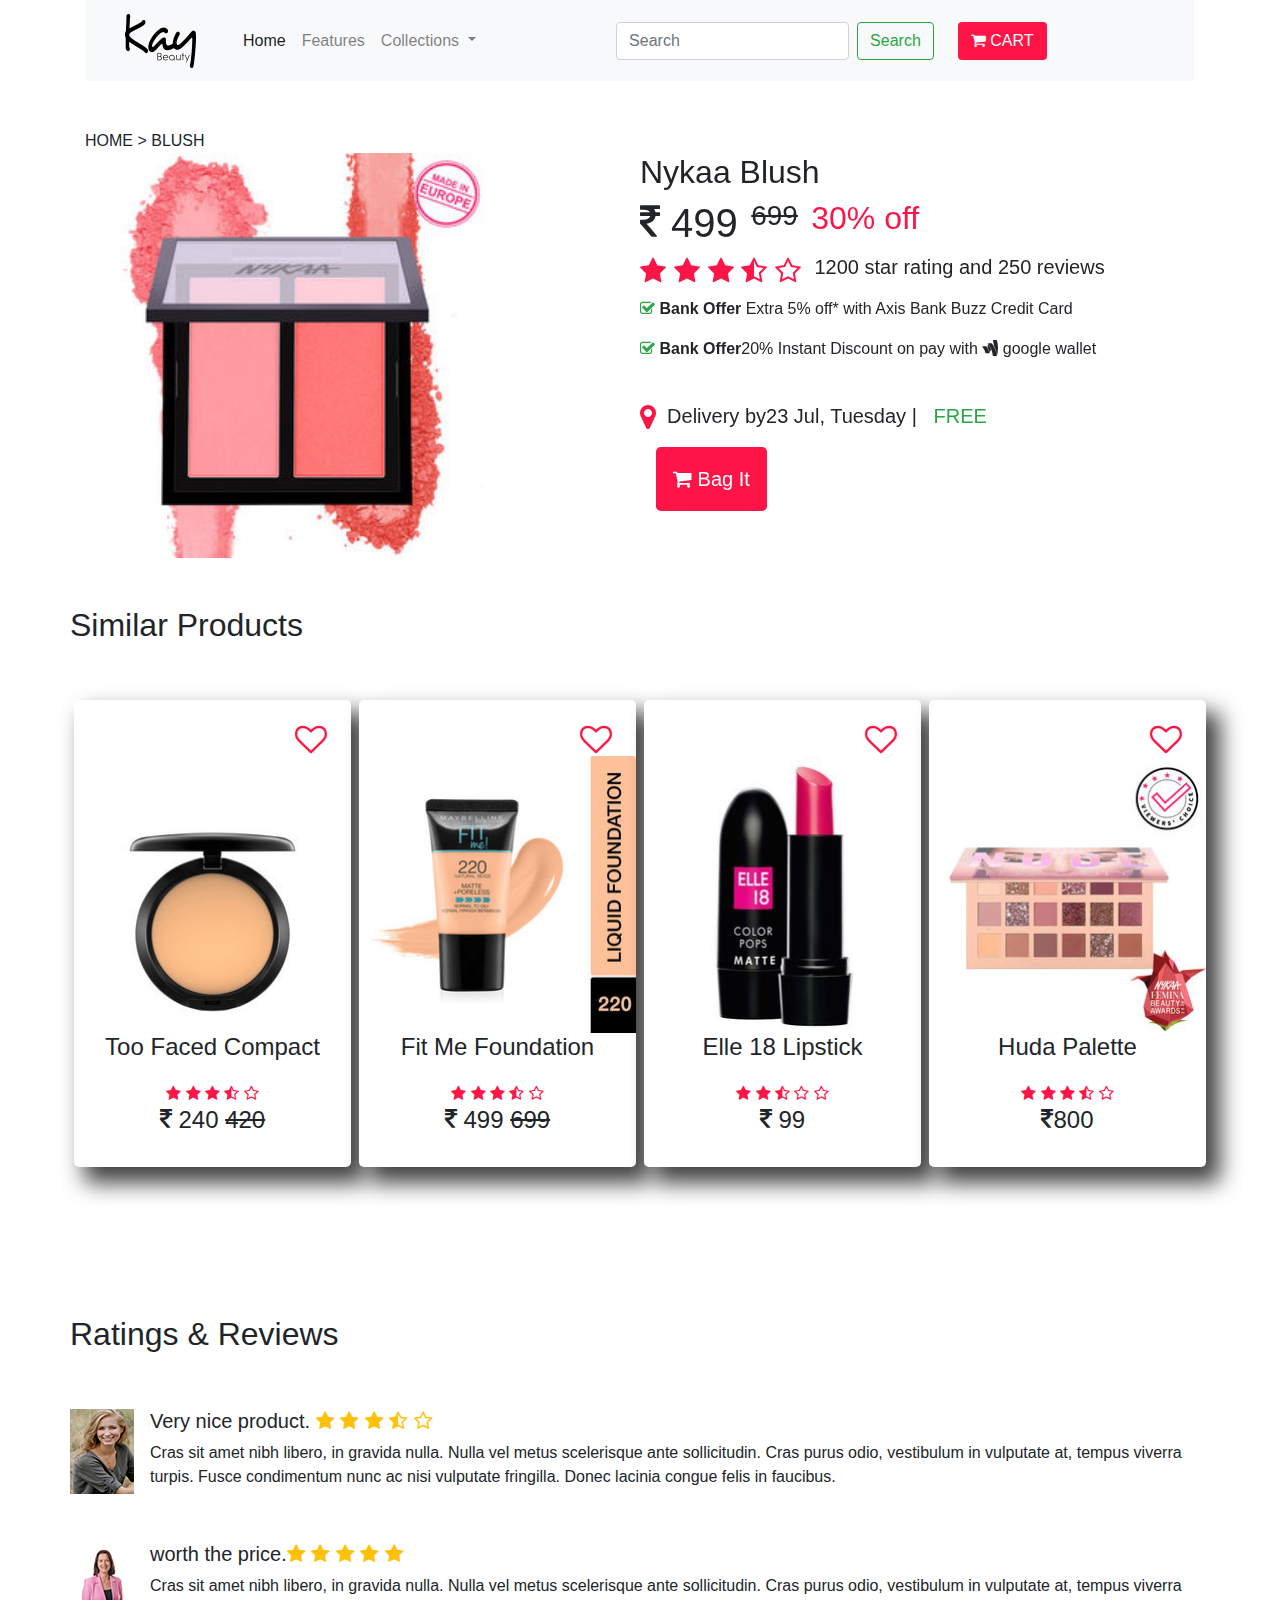
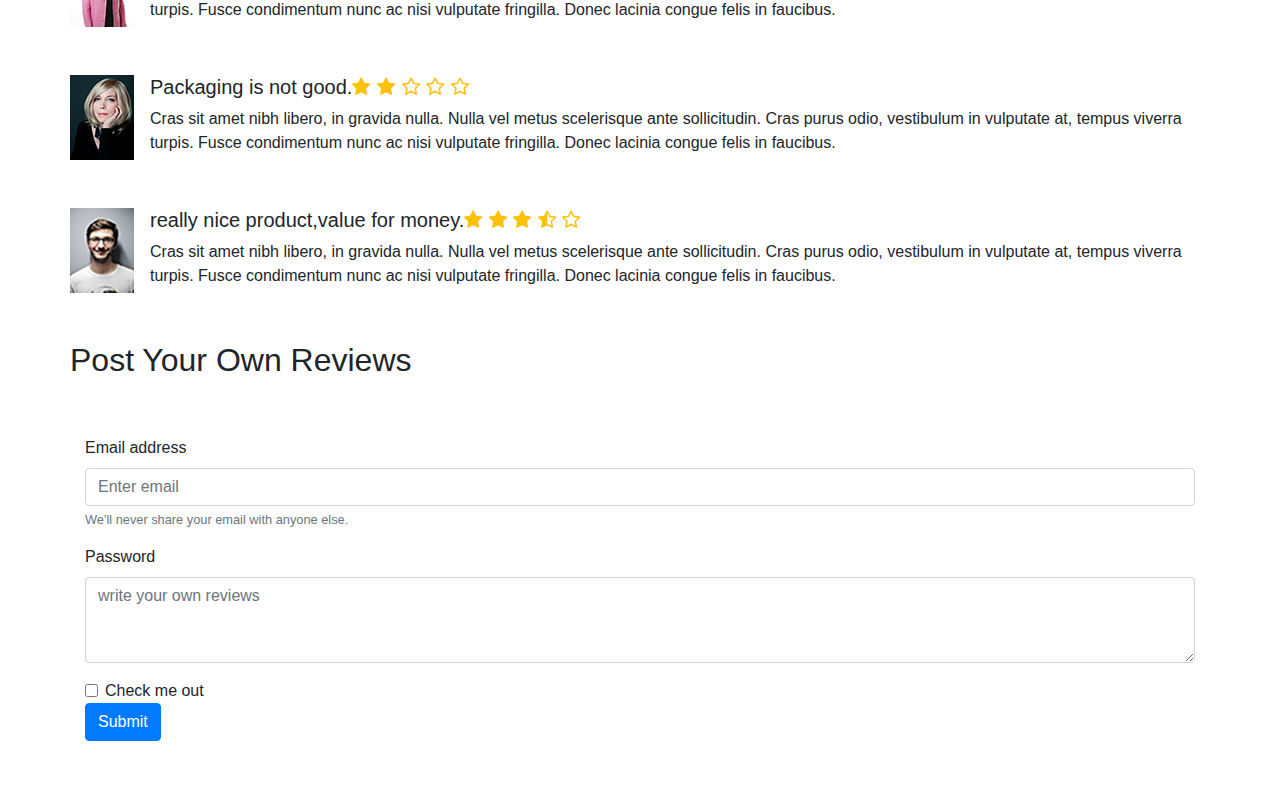
<file: products/blush.html>
<!doctype html>
<html lang="en">
<head>
<!-- Required meta tags -->
<meta charset="utf-8">
<meta name="viewport" content="width=device-width, initial-scale=1, shrink-to-fit=no">

<!-- Bootstrap CSS -->
<link rel="stylesheet" href="https://maxcdn.bootstrapcdn.com/bootstrap/4.0.0/css/bootstrap.min.css" integrity="sha384-Gn5384xqQ1aoWXA+058RXPxPg6fy4IWvTNh0E263XmFcJlSAwiGgFAW/dAiS6JXm" crossorigin="anonymous">
<link rel="stylesheet" href="https://stackpath.bootstrapcdn.com/font-awesome/4.7.0/css/font-awesome.min.css">
<title>Blush</title>
<style>
/* CSS Document */
.pink{
    color: #fd1547;
}
.bg-pink{
    background-color: #fd1547;
}
.myfont{
    font-family:-apple-system, BlinkMacSystemFont, 'Segoe UI', Roboto, Oxygen, Ubuntu, Cantarell, 'Open Sans', 'Helvetica Neue', sans-serif;
}
.btn-pink{
  border-color: black;
  color: #fff;
  
}

.card{text-align: center; border: none; border-radius: 5px;-webkit-box-shadow: 12px 14px 22px 2px rgba(0,0,0,0.75);
-moz-box-shadow: 12px 14px 22px 2px rgba(0,0,0,0.75);
box-shadow: 12px 14px 22px 2px rgba(0,0,0,0.75);
margin-bottom: 100px;
}</style>
</head>
<body>
<div class="container">
  <nav class="navbar navbar-expand-lg navbar-light bg-light"> <a class="navbar-brand" href="../index.html"><img src="./logo.png" alt=""></a>
    <button class="navbar-toggler" type="button" data-toggle="collapse" data-target="#navbarSupportedContent" aria-controls="navbarSupportedContent" aria-expanded="false" aria-label="Toggle navigation"> <span class="navbar-toggler-icon"></span> </button>
    <div class="collapse navbar-collapse" id="navbarSupportedContent">
      <ul class="navbar-nav mr-auto">
        <li class="nav-item active"> <a class="nav-link" href="#">Home <span class="sr-only">(current)</span></a> </li>
        <li class="nav-item"> <a class="nav-link" href="#">Features</a> </li>
        <li class="nav-item dropdown"> <a class="nav-link dropdown-toggle" href="#" id="navbarDropdown" role="button" data-toggle="dropdown" aria-haspopup="true" aria-expanded="false"> Collections </a>
          <div class="dropdown-menu" aria-labelledby="navbarDropdown"> <a class="dropdown-item" href="#">Mobile Covers</a> <a class="dropdown-item" href="#">Jewels</a>
            <div class="dropdown-divider"></div>
            <a class="dropdown-item" href="#">Skin Cares</a> </div>
        </li>
        
      </ul>
      <form class="form-inline my-2 my-lg-0">
        <input class="form-control mr-sm-2" type="search" placeholder="Search" aria-label="Search">
        <button class="btn btn-outline-success my-2 my-sm-0" type="submit">Search</button>
      </form>
      <ul class="navbar-nav mr-auto">
        <li class="nav-item"><a class="btn btn-md  bg-pink ml-4 text-light"><i class="fa fa-shopping-cart" aria-hidden="true"></i> CART</a></li>
      </ul>
    </div>
  </nav>
</div>
<div class="container mt-5">
  <div class="row">
    <div class="col-md-12"> HOME &GT BLUSH  </div>
  </div>
</div>
<div class="container">
  <div class="row">
    <div class="col-md-6">
      <div id="carouselExampleControls" class="carousel slide" data-ride="carousel">
        <div class="carousel-inner">
          <div class="carousel-item active"> <img class="d-block w-75" src="../assets/0.jpg" alt="First slide"> </div>
          <div class="carousel-item"> <img class="d-block w-75" src="../assets/0.jpg" alt="Second slide"> </div>
        </div>
        <a class="carousel-control-prev" href="#carouselExampleControls" role="button" data-slide="prev"> <span class="carousel-control-prev-icon" aria-hidden="true"></span> <span class="sr-only">Previous</span> </a> <a class="carousel-control-next" href="#carouselExampleControls" role="button" data-slide="next"> <span class="carousel-control-next-icon" aria-hidden="true"></span> <span class="sr-only">Next</span> </a> </div>
    </div>
    <div class="col-md-6">
      <div class="row">
        <h2>Nykaa Blush</h2>
      </div>
      
      <div class="row">
        <h1><i class="fa fa-inr" aria-hidden="true"></i> 499</h1>
        &nbsp; &nbsp;
        <h3><del>699</del></h3>
        &nbsp; &nbsp;
        <h2 class="pink">30% off</h2>
      </div>
      <div class="row">
        <h3 class="pink"><i class="fa fa-star " aria-hidden="true"></i> <i class="fa fa-star" aria-hidden="true"></i> <i class="fa fa-star" aria-hidden="true"></i> <i class="fa fa-star-half-o" aria-hidden="true"></i> <i class="fa fa-star-o" aria-hidden="true"></i></h3>
        &nbsp; &nbsp;
        <h5>1200 star rating  and 250 reviews</h5>
      </div>
      <div class="row">
        
        <p><i class="text-success fa fa-check-square-o" aria-hidden="true"></i> <strong>Bank Offer</strong> Extra 5% off* with Axis Bank Buzz Credit Card</p>
        <p><i class="text-success fa fa-check-square-o" aria-hidden="true"></i> <strong>Bank Offer</strong>20% Instant Discount on pay with <i class="fa fa-google-wallet" aria-hidden="true"></i> google wallet </p>
      </div>
      <div class="row mt-4">
        <h3 class="pink"><i class="fa fa-map-marker" aria-hidden="true"></i></h3>
        <p style="font-size: 20px"> &nbsp; Delivery by23 Jul, Tuesday | &nbsp; <span class="text-success">FREE</span> </p>
      </div>
      <div>
        <div class="row">
          <button type="button" class="btn btn-lg bg-pink text-white p-3 display-4 mx-3 myfont" data-toggle="modal" data-target="#modal"><i class="fa fa-shopping-cart"></i>  Bag It</button>
            
        </div>
    </div>
      
      </div>
      <!--modal-->
<div class="modal fade" id="modal">
  <div class="modal-dialog">
    <div class="modal-content">
      <!--modal header-->
      <div class="modal-header">
        <h3 class="modal-title ">Yay! Item added to the Bag !</h3>
        <button type="button" class="close" data-dismiss="modal">&times;</button>
      </div>
           <!--modal footer-->
      <div class="modal-footer">
        <button type="button" class="btn btn-success" data-dismiss="modal">Close</button>

      </div>
    </div>
  </div>
</div>
<!--end of modal-->
      
      
     
      
      
      
    </div>
  </div>
</div>


<div class="container">
   <div class="row mt-5 ">
   	 <h2>Similar Products</h2>
   </div>
   
   <div class="row mt-5  ">
     <!--single- compact-->
   	<div class="col-md-3 col-6 px-1 mx-auto">
   	   	<div class="card">
          <i class="fa fa-heart-o fa-2x pink align-self-end mr-4 mt-4 blush"></i>
   			    <a href="compact.html"><img class="card-img-top img-fluid " src="../assets/5.jpg"></a>
   			    <div class="card-title"> <h4>Too Faced Compact</h4></div> 
   			    <div class="card-text">
            <div class="pink text-center"><i class="fa fa-star " aria-hidden="true"></i> <i class="fa fa-star" aria-hidden="true"></i> <i class="fa fa-star" aria-hidden="true"></i> <i class="fa fa-star-half-o" aria-hidden="true"></i> <i class="fa fa-star-o" aria-hidden="true"></i></div>
            <div><h4><i class="fa fa-inr" aria-hidden="true"></i> 240 <del>420</del></h4>
             <!--<span class="pink">30% off</span>-->
             </div>
          <br/>
          
         
            
          </div> 
      </div>
   	</div>
  <!--single-->
   	
   	
   <!--single- foundation-->
   <div class="col-md-3 col-6 px-1 mx-auto">
    <div class="card product">
    <i class="fa fa-heart-o fa-2x pink align-self-end mr-4 mt-4 compact"></i>
       <a href="foundation.html"><img class="card-img-top img-fluid " src="../assets/17.jpg"></a>
       <div class="card-title"> <h4>Fit Me Foundation</h4></div> 
       <div class="card-text">
      <div class="pink text-center"><i class="fa fa-star " aria-hidden="true"></i> <i class="fa fa-star" aria-hidden="true"></i> <i class="fa fa-star" aria-hidden="true"></i> <i class="fa fa-star-half-o" aria-hidden="true"></i> <i class="fa fa-star-o" aria-hidden="true"></i></div>
      <div><h4><i class="fa fa-inr" aria-hidden="true"></i> 499 <del>699</del></h4>
       <!--<span class="pink">30% off</span>-->
       </div>
    <br/>
    
   
      
    </div> 
</div>
</div>
<!--single-->
 <!--single- elle18 lipstick-->
 <div class="col-md-3 col-6 px-1 mx-auto">
  <div class="card  ">
    <i class="fa fa-heart-o fa-2x pink align-self-end mr-4 mt-4 lipstick"></i>
     <a href="lipstick.html"><img class="card-img-top img-fluid" src="../assets/1.jpg"></a>
     <div class="card-title"> <h4>Elle 18 Lipstick</h4></div> 
     <div class="card-text">
    <div class="pink text-center"><i class="fa fa-star " aria-hidden="true"></i> <i class="fa fa-star" aria-hidden="true"></i> <i class="fa fa-star-half-o" aria-hidden="true"></i> <i class="fa fa-star-o" aria-hidden="true"></i> <i class="fa fa-star-o" aria-hidden="true"></i></div>
    <div><h4><i class="fa fa-inr" aria-hidden="true"></i> 99</h4>
     </div>
  <br/>
  

  </div> 
</div>
</div>
<!--single-->
 <!--single-palette-->
 <div class="col-md-3 col-6 px-1 mx-auto">
  <div class="card">
    <i class="fa fa-heart-o fa-2x pink align-self-end mr-4 mt-4 palette"></i>
     <a href="palette.html"><img class="card-img-top img-fluid" src="../assets/3.jpg"></a>
     <div class="card-title"> <h4>Huda Palette</h4></div> 
     <div class="card-text">
    <div class="pink text-center"><i class="fa fa-star " aria-hidden="true"></i> <i class="fa fa-star" aria-hidden="true"></i> <i class="fa fa-star" aria-hidden="true"></i> <i class="fa fa-star-half-o" aria-hidden="true"></i> <i class="fa fa-star-o" aria-hidden="true"></i></div>
    <div><h4><i class="fa fa-inr" aria-hidden="true"></i>800</h4>
    
  <br/>

  </div> 
</div>
</div>
<!--single-->
   	
   	
   
   
</div>


<div class="container mt-5 mb-5">
	<div class="row">
		<h2>Ratings & Reviews</h2>
	</div>
	
	<div class="row mt-5 mb-5">
		<div class="media">
  <img class="mr-3 " src="../assets/testimonials/12.jpg" alt="Generic placeholder image">
  <div class="media-body">
    <h5 class="mt-0">Very nice product. <span class="text-warning"><i class="fa fa-star" aria-hidden="true"></i> <i class="fa fa-star" aria-hidden="true"></i> <i class="fa fa-star" aria-hidden="true"></i> <i class="fa fa-star-half-o" aria-hidden="true"></i> <i class="fa fa-star-o" aria-hidden="true"></i> </span></h5>
    Cras sit amet nibh libero, in gravida nulla. Nulla vel metus scelerisque ante sollicitudin. Cras purus odio, vestibulum in vulputate at, tempus viverra turpis. Fusce condimentum nunc ac nisi vulputate fringilla. Donec lacinia congue felis in faucibus.
  </div>
</div>
	</div>
	
	<div class="row mb-5">
    <div class="media"> <img class="mr-3" src="../assets/testimonials/13.jpg" alt="Generic placeholder image">
      <div class="media-body">
        <h5 class="mt-0">worth the price.<span class="text-warning"><i class="fa fa-star" aria-hidden="true"></i> <i class="fa fa-star" aria-hidden="true"></i> <i class="fa fa-star" aria-hidden="true"></i> <i class="fa fa-star" aria-hidden="true"></i> <i class="fa fa-star" aria-hidden="true"></i> </span></h5>
        Cras sit amet nibh libero, in gravida nulla. Nulla vel metus scelerisque ante sollicitudin. Cras purus odio, vestibulum in vulputate at, tempus viverra turpis. Fusce condimentum nunc ac nisi vulputate fringilla. Donec lacinia congue felis in faucibus. </div>
    </div>
  </div>
  
  
  <div class="row mb-5">
    <div class="media"> <img class="mr-3" src="../assets/testimonials/14.jpg" alt="Generic placeholder image">
      <div class="media-body">
        <h5 class="mt-0"> Packaging is not good.<span class="text-warning"><i class="fa fa-star" aria-hidden="true"></i> <i class="fa fa-star" aria-hidden="true"></i> <i class="fa fa-star-o" aria-hidden="true"></i> <i class="fa fa-star-o" aria-hidden="true"></i> <i class="fa fa-star-o" aria-hidden="true"></i> </span></h5>
        Cras sit amet nibh libero, in gravida nulla. Nulla vel metus scelerisque ante sollicitudin. Cras purus odio, vestibulum in vulputate at, tempus viverra turpis. Fusce condimentum nunc ac nisi vulputate fringilla. Donec lacinia congue felis in faucibus. </div>
    </div>
  </div>
  
  
  <div class="row mb-5">
    <div class="media"> <img class="mr-3" src="../assets/testimonials/11.jpg" alt="Generic placeholder image">
      <div class="media-body">
        <h5 class="mt-0">really nice product,value for money.<span class="text-warning"><i class="fa fa-star" aria-hidden="true"></i> <i class="fa fa-star" aria-hidden="true"></i> <i class="fa fa-star" aria-hidden="true"></i> <i class="fa fa-star-half-o" aria-hidden="true"></i> <i class="fa fa-star-o" aria-hidden="true"></i> </span></h5>
        Cras sit amet nibh libero, in gravida nulla. Nulla vel metus scelerisque ante sollicitudin. Cras purus odio, vestibulum in vulputate at, tempus viverra turpis. Fusce condimentum nunc ac nisi vulputate fringilla. Donec lacinia congue felis in faucibus. </div>
    </div>
  </div>
	
	<div class="row mb-5">
		<h2> Post Your Own Reviews</h2>
	</div>
	
	
	<form>
  <div class="form-group">
    <label for="exampleInputEmail1">Email address</label>
    <input type="email" class="form-control" id="exampleInputEmail1" aria-describedby="emailHelp" placeholder="Enter email">
    <small id="emailHelp" class="form-text text-muted">We'll never share your email with anyone else.</small>
  </div>
  <div class="form-group">
    <label for="exampleInputPassword1">Password</label>
    <textarea type="text" class="form-control" id="exampleInputtextarea" placeholder="write your own reviews" rows="3"></textarea>
  </div>
  <div class="form-check">
    <input type="checkbox" class="form-check-input" id="exampleCheck1">
    <label class="form-check-label" for="exampleCheck1">Check me out</label>
  </div>
  <button type="submit" class="btn btn-primary">Submit</button>
</form>
	
</div>
















<!-- Optional JavaScript --> 
<!-- jQuery first, then Popper.js, then Bootstrap JS --> 
<script src="https://code.jquery.com/jquery-3.2.1.slim.min.js" integrity="sha384-KJ3o2DKtIkvYIK3UENzmM7KCkRr/rE9/Qpg6aAZGJwFDMVNA/GpGFF93hXpG5KkN" crossorigin="anonymous"></script> 
<script src="https://cdnjs.cloudflare.com/ajax/libs/popper.js/1.12.9/umd/popper.min.js" integrity="sha384-ApNbgh9B+Y1QKtv3Rn7W3mgPxhU9K/ScQsAP7hUibX39j7fakFPskvXusvfa0b4Q" crossorigin="anonymous"></script> 
<script src="https://maxcdn.bootstrapcdn.com/bootstrap/4.0.0/js/bootstrap.min.js" integrity="sha384-JZR6Spejh4U02d8jOt6vLEHfe/JQGiRRSQQxSfFWpi1MquVdAyjUar5+76PVCmYl" crossorigin="anonymous"></script>

<script>
  $(document).ready( function(){
    $('.blush').on('click',function(){
      $('.blush').removeClass('fa fa-heart-o').addClass('fa fa-heart').on('click',function(){
      $('.blush').removeClass('fa fa-heart').addClass('fa fa-heart-o').on('click',function(){
      $('.blush').removeClass('fa fa-heart-o').addClass('fa fa-heart').on('click',function(){
        alert('Don\'t play with us')
      });
    })
    })
    })
//<!--lipstick-->
$('.lipstick').on('click',function(){
      $('.lipstick').removeClass('fa fa-heart-o').addClass('fa fa-heart').on('click',function(){
      $('.lipstick').removeClass('fa fa-heart').addClass('fa fa-heart-o').on('click',function(){
      $('.liptick').removeClass('fa fa-heart-o').addClass('fa fa-heart').on('click',function(){
        alert('Don\'t play with us')
      });
    })
    })
    })
    ///////////nailpolish
    $('.compact').on('click',function(){
      $('.compact').removeClass('fa fa-heart-o').addClass('fa fa-heart').on('click',function(){
      $('.compact').removeClass('fa fa-heart').addClass('fa fa-heart-o').on('click',function(){
      $('.compact').removeClass('fa fa-heart-o').addClass('fa fa-heart').on('click',function(){
        alert('Don\'t play with us')
      });
    })
    })
    })

    ////palette
    $('.palette').on('click',function(){
      $('.palette').removeClass('fa fa-heart-o').addClass('fa fa-heart').on('click',function(){
      $('.palette').removeClass('fa fa-heart').addClass('fa fa-heart-o').on('click',function(){
      $('.palette').removeClass('fa fa-heart-o').addClass('fa fa-heart').on('click',function(){
        alert('Don\'t play with us')
      });
    })
    })
    })


    /*$('.heart').on('click',(function(){
      $(".heart").toggleClass('fa-heart');
    }));*/

  });
  </script>
  <!--css("background-color","#fd1547");-->
</body>
</html>
</file>
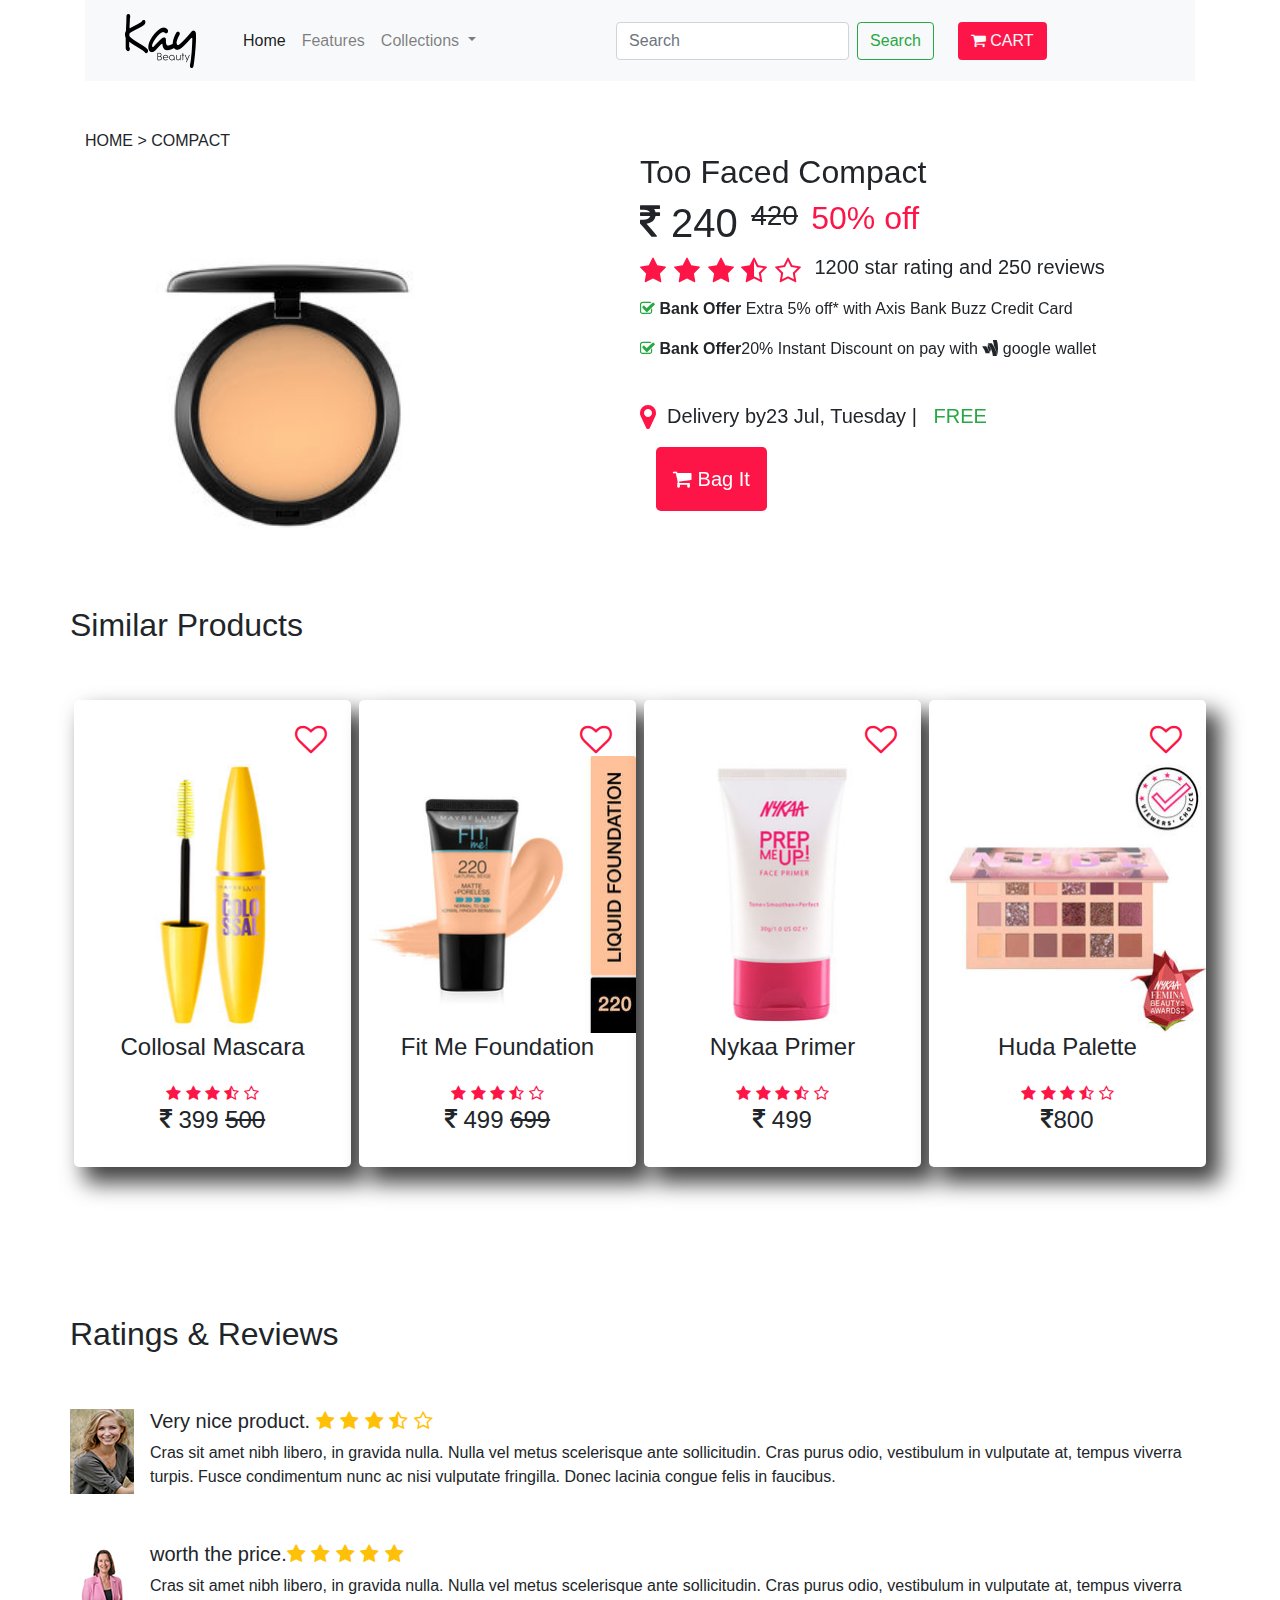
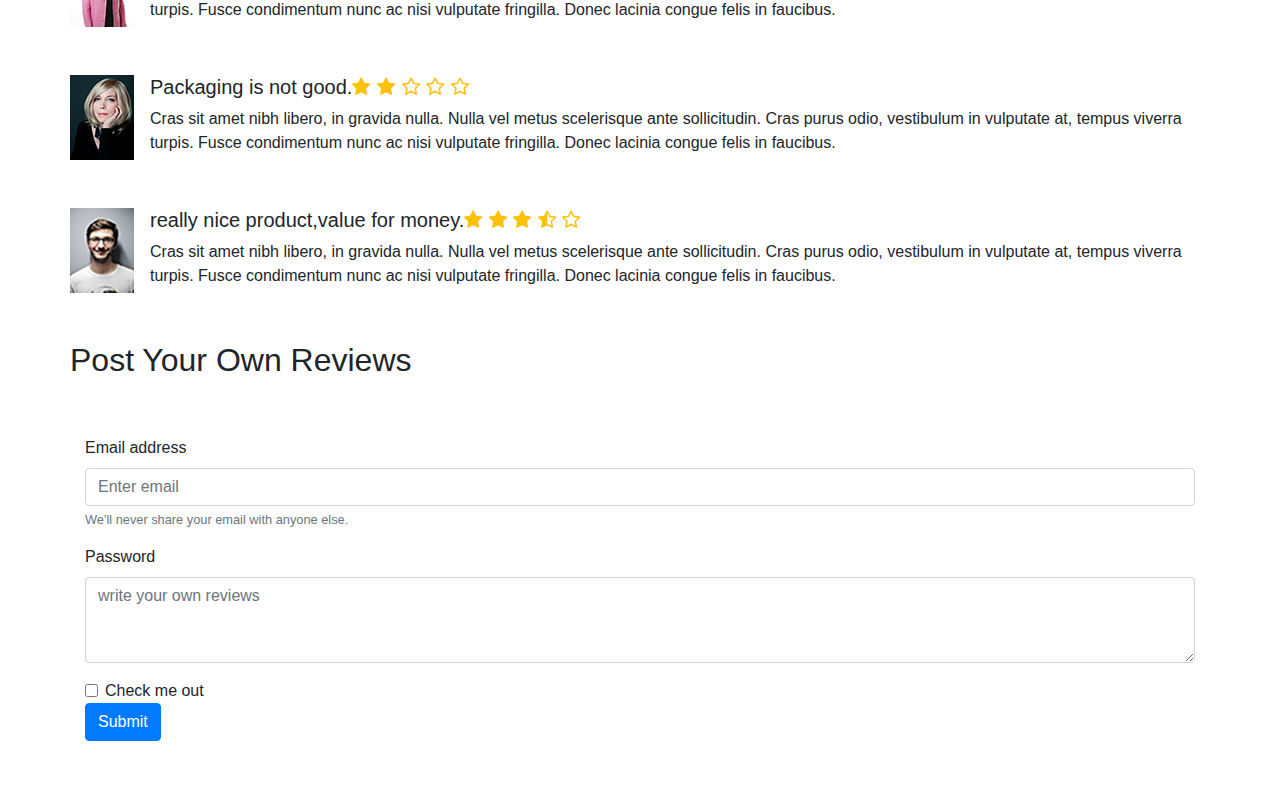
<file: products/compact.html>
<!doctype html>
<html lang="en">
<head>
<!-- Required meta tags -->
<meta charset="utf-8">
<meta name="viewport" content="width=device-width, initial-scale=1, shrink-to-fit=no">

<!-- Bootstrap CSS -->
<link rel="stylesheet" href="https://maxcdn.bootstrapcdn.com/bootstrap/4.0.0/css/bootstrap.min.css" integrity="sha384-Gn5384xqQ1aoWXA+058RXPxPg6fy4IWvTNh0E263XmFcJlSAwiGgFAW/dAiS6JXm" crossorigin="anonymous">
<link rel="stylesheet" href="https://stackpath.bootstrapcdn.com/font-awesome/4.7.0/css/font-awesome.min.css">
<title>Compact</title>
<style>
/* CSS Document */
.pink{
    color: #fd1547;
}
.bg-pink{
    background-color: #fd1547;
}
.myfont{
    font-family:-apple-system, BlinkMacSystemFont, 'Segoe UI', Roboto, Oxygen, Ubuntu, Cantarell, 'Open Sans', 'Helvetica Neue', sans-serif;
}
.btn-pink{
  border-color: black;
  color: #fff;
  
}

.card{text-align: center; border: none; border-radius: 5px;-webkit-box-shadow: 12px 14px 22px 2px rgba(0,0,0,0.75);
-moz-box-shadow: 12px 14px 22px 2px rgba(0,0,0,0.75);
box-shadow: 12px 14px 22px 2px rgba(0,0,0,0.75);
margin-bottom: 100px;
}</style>
</head>
<body>
<div class="container">
  <nav class="navbar navbar-expand-lg navbar-light bg-light"> <a class="navbar-brand" href="../index.html"><img src="./logo.png" alt=""></a>
    <button class="navbar-toggler" type="button" data-toggle="collapse" data-target="#navbarSupportedContent" aria-controls="navbarSupportedContent" aria-expanded="false" aria-label="Toggle navigation"> <span class="navbar-toggler-icon"></span> </button>
    <div class="collapse navbar-collapse" id="navbarSupportedContent">
      <ul class="navbar-nav mr-auto">
        <li class="nav-item active"> <a class="nav-link" href="#">Home <span class="sr-only">(current)</span></a> </li>
        <li class="nav-item"> <a class="nav-link" href="#">Features</a> </li>
        <li class="nav-item dropdown"> <a class="nav-link dropdown-toggle" href="#" id="navbarDropdown" role="button" data-toggle="dropdown" aria-haspopup="true" aria-expanded="false"> Collections </a>
          <div class="dropdown-menu" aria-labelledby="navbarDropdown"> <a class="dropdown-item" href="#">Mobile Case</a> <a class="dropdown-item" href="#">Jewels</a>
            <div class="dropdown-divider"></div>
            <a class="dropdown-item" href="#">Skin Cares</a> </div>
        </li>
        
      </ul>
      <form class="form-inline my-2 my-lg-0">
        <input class="form-control mr-sm-2" type="search" placeholder="Search" aria-label="Search">
        <button class="btn btn-outline-success my-2 my-sm-0" type="submit">Search</button>
      </form>
      <ul class="navbar-nav mr-auto">
        <li class="nav-item"><a class="btn btn-md  bg-pink ml-4 text-light"><i class="fa fa-shopping-cart" aria-hidden="true"></i> CART</a></li>
      </ul>
    </div>
  </nav>
</div>
<div class="container mt-5">
  <div class="row">
    <div class="col-md-12"> HOME &GT COMPACT </div>
  </div>
</div>
<div class="container">
  <div class="row">
    <div class="col-md-6">
      <div id="carouselExampleControls" class="carousel slide" data-ride="carousel">
        <div class="carousel-inner">
          <div class="carousel-item active"> <img class="d-block w-75" src="../assets/5.jpg" alt="First slide"> </div>
          <div class="carousel-item"> <img class="d-block w-75" src="../assets/5.jpg" alt="Second slide"> </div>
        </div>
        <a class="carousel-control-prev" href="#carouselExampleControls" role="button" data-slide="prev"> <span class="carousel-control-prev-icon" aria-hidden="true"></span> <span class="sr-only">Previous</span> </a> <a class="carousel-control-next" href="#carouselExampleControls" role="button" data-slide="next"> <span class="carousel-control-next-icon" aria-hidden="true"></span> <span class="sr-only">Next</span> </a> </div>
    </div>
    <div class="col-md-6">
      <div class="row">
        <h2>Too Faced Compact</h2>
      </div>
      
      <div class="row">
        <h1><i class="fa fa-inr" aria-hidden="true"></i> 240</h1>
        &nbsp; &nbsp;
        <h3><del>420</del></h3>
        &nbsp; &nbsp;
        <h2 class="pink">50% off</h2>
      </div>
      <div class="row">
        <h3 class="pink"><i class="fa fa-star " aria-hidden="true"></i> <i class="fa fa-star" aria-hidden="true"></i> <i class="fa fa-star" aria-hidden="true"></i> <i class="fa fa-star-half-o" aria-hidden="true"></i> <i class="fa fa-star-o" aria-hidden="true"></i></h3>
        &nbsp; &nbsp;
        <h5>1200 star rating  and 250 reviews</h5>
      </div>
      <div class="row">
        
        <p><i class="text-success fa fa-check-square-o" aria-hidden="true"></i> <strong>Bank Offer</strong> Extra 5% off* with Axis Bank Buzz Credit Card</p>
        <p><i class="text-success fa fa-check-square-o" aria-hidden="true"></i> <strong>Bank Offer</strong>20% Instant Discount on pay with <i class="fa fa-google-wallet" aria-hidden="true"></i> google wallet </p>
      </div>
      <div class="row mt-4">
        <h3 class="pink"><i class="fa fa-map-marker" aria-hidden="true"></i></h3>
        <p style="font-size: 20px"> &nbsp; Delivery by23 Jul, Tuesday | &nbsp; <span class="text-success">FREE</span> </p>
      </div>
      <div>
        <div class="row">
          <button type="button" class="btn btn-lg bg-pink text-white p-3 display-4 mx-3 myfont" data-toggle="modal" data-target="#modal"><i class="fa fa-shopping-cart"></i>  Bag It</button>
            
        </div>
    </div>
      
      </div>
      <!--modal-->
<div class="modal fade" id="modal">
  <div class="modal-dialog">
    <div class="modal-content">
      <!--modal header-->
      <div class="modal-header">
        <h3 class="modal-title ">Yay! Item added to the Bag !</h3>
        <button type="button" class="close" data-dismiss="modal">&times;</button>
      </div>
           <!--modal footer-->
      <div class="modal-footer">
        <button type="button" class="btn btn-success" data-dismiss="modal">Close</button>

      </div>
    </div>
  </div>
</div>
<!--end of modal-->
      
      
     
      
      
      
    </div>
  </div>
</div>


<div class="container">
   <div class="row mt-5 ">
   	 <h2>Similar Products</h2>
   </div>
   
   <div class="row mt-5  ">
     <!--single- mascara-->
     <div class="col-md-3 col-6 px-1 mx-auto">
        <div class="card product">
        <i class="fa fa-heart-o fa-2x pink align-self-end mr-4 mt-4 blush"></i>
           <a href="mascara.html"><img class="card-img-top img-fluid " src="../assets/10.jpg"></a>
           <div class="card-title"> <h4>Collosal Mascara</h4></div> 
           <div class="card-text">
          <div class="pink text-center"><i class="fa fa-star " aria-hidden="true"></i> <i class="fa fa-star" aria-hidden="true"></i> <i class="fa fa-star" aria-hidden="true"></i> <i class="fa fa-star-half-o" aria-hidden="true"></i> <i class="fa fa-star-o" aria-hidden="true"></i></div>
          <div><h4><i class="fa fa-inr" aria-hidden="true"></i> 399 <del>500</del></h4>
           <!--<span class="pink">30% off</span>-->
           </div>
        <br/>
        
       
          
        </div> 
    </div>
   </div>
    
   <!--single- foundation-->
   <div class="col-md-3 col-6 px-1 mx-auto">
    <div class="card product">
    <i class="fa fa-heart-o fa-2x pink align-self-end mr-4 mt-4 nailpolish"></i>
       <a href="foundation.html"><img class="card-img-top img-fluid " src="../assets/17.jpg"></a>
       <div class="card-title"> <h4>Fit Me Foundation</h4></div> 
       <div class="card-text">
      <div class="pink text-center"><i class="fa fa-star " aria-hidden="true"></i> <i class="fa fa-star" aria-hidden="true"></i> <i class="fa fa-star" aria-hidden="true"></i> <i class="fa fa-star-half-o" aria-hidden="true"></i> <i class="fa fa-star-o" aria-hidden="true"></i></div>
      <div><h4><i class="fa fa-inr" aria-hidden="true"></i> 499 <del>699</del></h4>
       <!--<span class="pink">30% off</span>-->
       </div>
    <br/>
    
   
      
    </div> 
</div>
</div>
<!--single-->
<!--single- primer-->
<div class="col-md-3 col-6 px-1 mx-auto">
  <div class="card product">
  <i class="fa fa-heart-o fa-2x pink align-self-end mr-4 mt-4 lipstick"></i>
     <a href="primer.html"><img class="card-img-top img-fluid " src="../assets/4.jpg"></a>
     <div class="card-title"> <h4>Nykaa Primer</h4></div> 
     <div class="card-text">
    <div class="pink text-center"><i class="fa fa-star " aria-hidden="true"></i> <i class="fa fa-star" aria-hidden="true"></i> <i class="fa fa-star" aria-hidden="true"></i> <i class="fa fa-star-half-o" aria-hidden="true"></i> <i class="fa fa-star-o" aria-hidden="true"></i></div>
    <div><h4><i class="fa fa-inr" aria-hidden="true"></i> 499</h4>
     <!--<span class="pink">30% off</span>-->
     </div>
  <br/>
  
 
    
  </div> 
</div>
</div>
 <!--single-palette-->
 <div class="col-md-3 col-6 px-1 mx-auto">
  <div class="card">
    <i class="fa fa-heart-o fa-2x pink align-self-end mr-4 mt-4 palette"></i>
     <a href="palette.html"><img class="card-img-top img-fluid" src="../assets/3.jpg"></a>
     <div class="card-title"> <h4>Huda Palette</h4></div> 
     <div class="card-text">
    <div class="pink text-center"><i class="fa fa-star " aria-hidden="true"></i> <i class="fa fa-star" aria-hidden="true"></i> <i class="fa fa-star" aria-hidden="true"></i> <i class="fa fa-star-half-o" aria-hidden="true"></i> <i class="fa fa-star-o" aria-hidden="true"></i></div>
    <div><h4><i class="fa fa-inr" aria-hidden="true"></i>800</h4>
    
  <br/>

  </div> 
</div>
</div>
<!--single-->
   	
   	
   
   
</div>


<div class="container mt-5 mb-5">
	<div class="row">
		<h2>Ratings & Reviews</h2>
	</div>
	
	<div class="row mt-5 mb-5">
		<div class="media">
  <img class="mr-3 " src="../assets/testimonials/12.jpg" alt="Generic placeholder image">
  <div class="media-body">
    <h5 class="mt-0">Very nice product. <span class="text-warning"><i class="fa fa-star" aria-hidden="true"></i> <i class="fa fa-star" aria-hidden="true"></i> <i class="fa fa-star" aria-hidden="true"></i> <i class="fa fa-star-half-o" aria-hidden="true"></i> <i class="fa fa-star-o" aria-hidden="true"></i> </span></h5>
    Cras sit amet nibh libero, in gravida nulla. Nulla vel metus scelerisque ante sollicitudin. Cras purus odio, vestibulum in vulputate at, tempus viverra turpis. Fusce condimentum nunc ac nisi vulputate fringilla. Donec lacinia congue felis in faucibus.
  </div>
</div>
	</div>
	
	<div class="row mb-5">
    <div class="media"> <img class="mr-3" src="../assets/testimonials/13.jpg" alt="Generic placeholder image">
      <div class="media-body">
        <h5 class="mt-0">worth the price.<span class="text-warning"><i class="fa fa-star" aria-hidden="true"></i> <i class="fa fa-star" aria-hidden="true"></i> <i class="fa fa-star" aria-hidden="true"></i> <i class="fa fa-star" aria-hidden="true"></i> <i class="fa fa-star" aria-hidden="true"></i> </span></h5>
        Cras sit amet nibh libero, in gravida nulla. Nulla vel metus scelerisque ante sollicitudin. Cras purus odio, vestibulum in vulputate at, tempus viverra turpis. Fusce condimentum nunc ac nisi vulputate fringilla. Donec lacinia congue felis in faucibus. </div>
    </div>
  </div>
  
  
  <div class="row mb-5">
    <div class="media"> <img class="mr-3" src="../assets/testimonials/14.jpg" alt="Generic placeholder image">
      <div class="media-body">
        <h5 class="mt-0"> Packaging is not good.<span class="text-warning"><i class="fa fa-star" aria-hidden="true"></i> <i class="fa fa-star" aria-hidden="true"></i> <i class="fa fa-star-o" aria-hidden="true"></i> <i class="fa fa-star-o" aria-hidden="true"></i> <i class="fa fa-star-o" aria-hidden="true"></i> </span></h5>
        Cras sit amet nibh libero, in gravida nulla. Nulla vel metus scelerisque ante sollicitudin. Cras purus odio, vestibulum in vulputate at, tempus viverra turpis. Fusce condimentum nunc ac nisi vulputate fringilla. Donec lacinia congue felis in faucibus. </div>
    </div>
  </div>
  
  
  <div class="row mb-5">
    <div class="media"> <img class="mr-3" src="../assets/testimonials/11.jpg" alt="Generic placeholder image">
      <div class="media-body">
        <h5 class="mt-0">really nice product,value for money.<span class="text-warning"><i class="fa fa-star" aria-hidden="true"></i> <i class="fa fa-star" aria-hidden="true"></i> <i class="fa fa-star" aria-hidden="true"></i> <i class="fa fa-star-half-o" aria-hidden="true"></i> <i class="fa fa-star-o" aria-hidden="true"></i> </span></h5>
        Cras sit amet nibh libero, in gravida nulla. Nulla vel metus scelerisque ante sollicitudin. Cras purus odio, vestibulum in vulputate at, tempus viverra turpis. Fusce condimentum nunc ac nisi vulputate fringilla. Donec lacinia congue felis in faucibus. </div>
    </div>
  </div>
	
	<div class="row mb-5">
		<h2> Post Your Own Reviews</h2>
	</div>
	
	
	<form>
  <div class="form-group">
    <label for="exampleInputEmail1">Email address</label>
    <input type="email" class="form-control" id="exampleInputEmail1" aria-describedby="emailHelp" placeholder="Enter email">
    <small id="emailHelp" class="form-text text-muted">We'll never share your email with anyone else.</small>
  </div>
  <div class="form-group">
    <label for="exampleInputPassword1">Password</label>
    <textarea type="text" class="form-control" id="exampleInputtextarea" placeholder="write your own reviews" rows="3"></textarea>
  </div>
  <div class="form-check">
    <input type="checkbox" class="form-check-input" id="exampleCheck1">
    <label class="form-check-label" for="exampleCheck1">Check me out</label>
  </div>
  <button type="submit" class="btn btn-primary">Submit</button>
</form>
	
</div>
















<!-- Optional JavaScript --> 
<!-- jQuery first, then Popper.js, then Bootstrap JS --> 
<script src="https://code.jquery.com/jquery-3.2.1.slim.min.js" integrity="sha384-KJ3o2DKtIkvYIK3UENzmM7KCkRr/rE9/Qpg6aAZGJwFDMVNA/GpGFF93hXpG5KkN" crossorigin="anonymous"></script> 
<script src="https://cdnjs.cloudflare.com/ajax/libs/popper.js/1.12.9/umd/popper.min.js" integrity="sha384-ApNbgh9B+Y1QKtv3Rn7W3mgPxhU9K/ScQsAP7hUibX39j7fakFPskvXusvfa0b4Q" crossorigin="anonymous"></script> 
<script src="https://maxcdn.bootstrapcdn.com/bootstrap/4.0.0/js/bootstrap.min.js" integrity="sha384-JZR6Spejh4U02d8jOt6vLEHfe/JQGiRRSQQxSfFWpi1MquVdAyjUar5+76PVCmYl" crossorigin="anonymous"></script>

<script>
  $(document).ready( function(){
    $('.blush').on('click',function(){
      $('.blush').removeClass('fa fa-heart-o').addClass('fa fa-heart').on('click',function(){
      $('.blush').removeClass('fa fa-heart').addClass('fa fa-heart-o').on('click',function(){
      $('.blush').removeClass('fa fa-heart-o').addClass('fa fa-heart').on('click',function(){
        alert('Don\'t play with us')
      });
    })
    })
    })
//<!--lipstick-->
$('.lipstick').on('click',function(){
      $('.lipstick').removeClass('fa fa-heart-o').addClass('fa fa-heart').on('click',function(){
      $('.lipstick').removeClass('fa fa-heart').addClass('fa fa-heart-o').on('click',function(){
      $('.liptick').removeClass('fa fa-heart-o').addClass('fa fa-heart').on('click',function(){
        alert('Don\'t play with us')
      });
    })
    })
    })
    ///////////nailpolish
    $('.nailpolish').on('click',function(){
      $('.nailpolish').removeClass('fa fa-heart-o').addClass('fa fa-heart').on('click',function(){
      $('.nailpolish').removeClass('fa fa-heart').addClass('fa fa-heart-o').on('click',function(){
      $('.nailpolish').removeClass('fa fa-heart-o').addClass('fa fa-heart').on('click',function(){
        alert('Don\'t play with us')
      });
    })
    })
    })

    ////palette
    $('.palette').on('click',function(){
      $('.palette').removeClass('fa fa-heart-o').addClass('fa fa-heart').on('click',function(){
      $('.palette').removeClass('fa fa-heart').addClass('fa fa-heart-o').on('click',function(){
      $('.palette').removeClass('fa fa-heart-o').addClass('fa fa-heart').on('click',function(){
        alert('Don\'t play with us')
      });
    })
    })
    })


    /*$('.heart').on('click',(function(){
      $(".heart").toggleClass('fa-heart');
    }));*/

  });
  </script>
  <!--css("background-color","#fd1547");-->
</body>
</html>
</file>
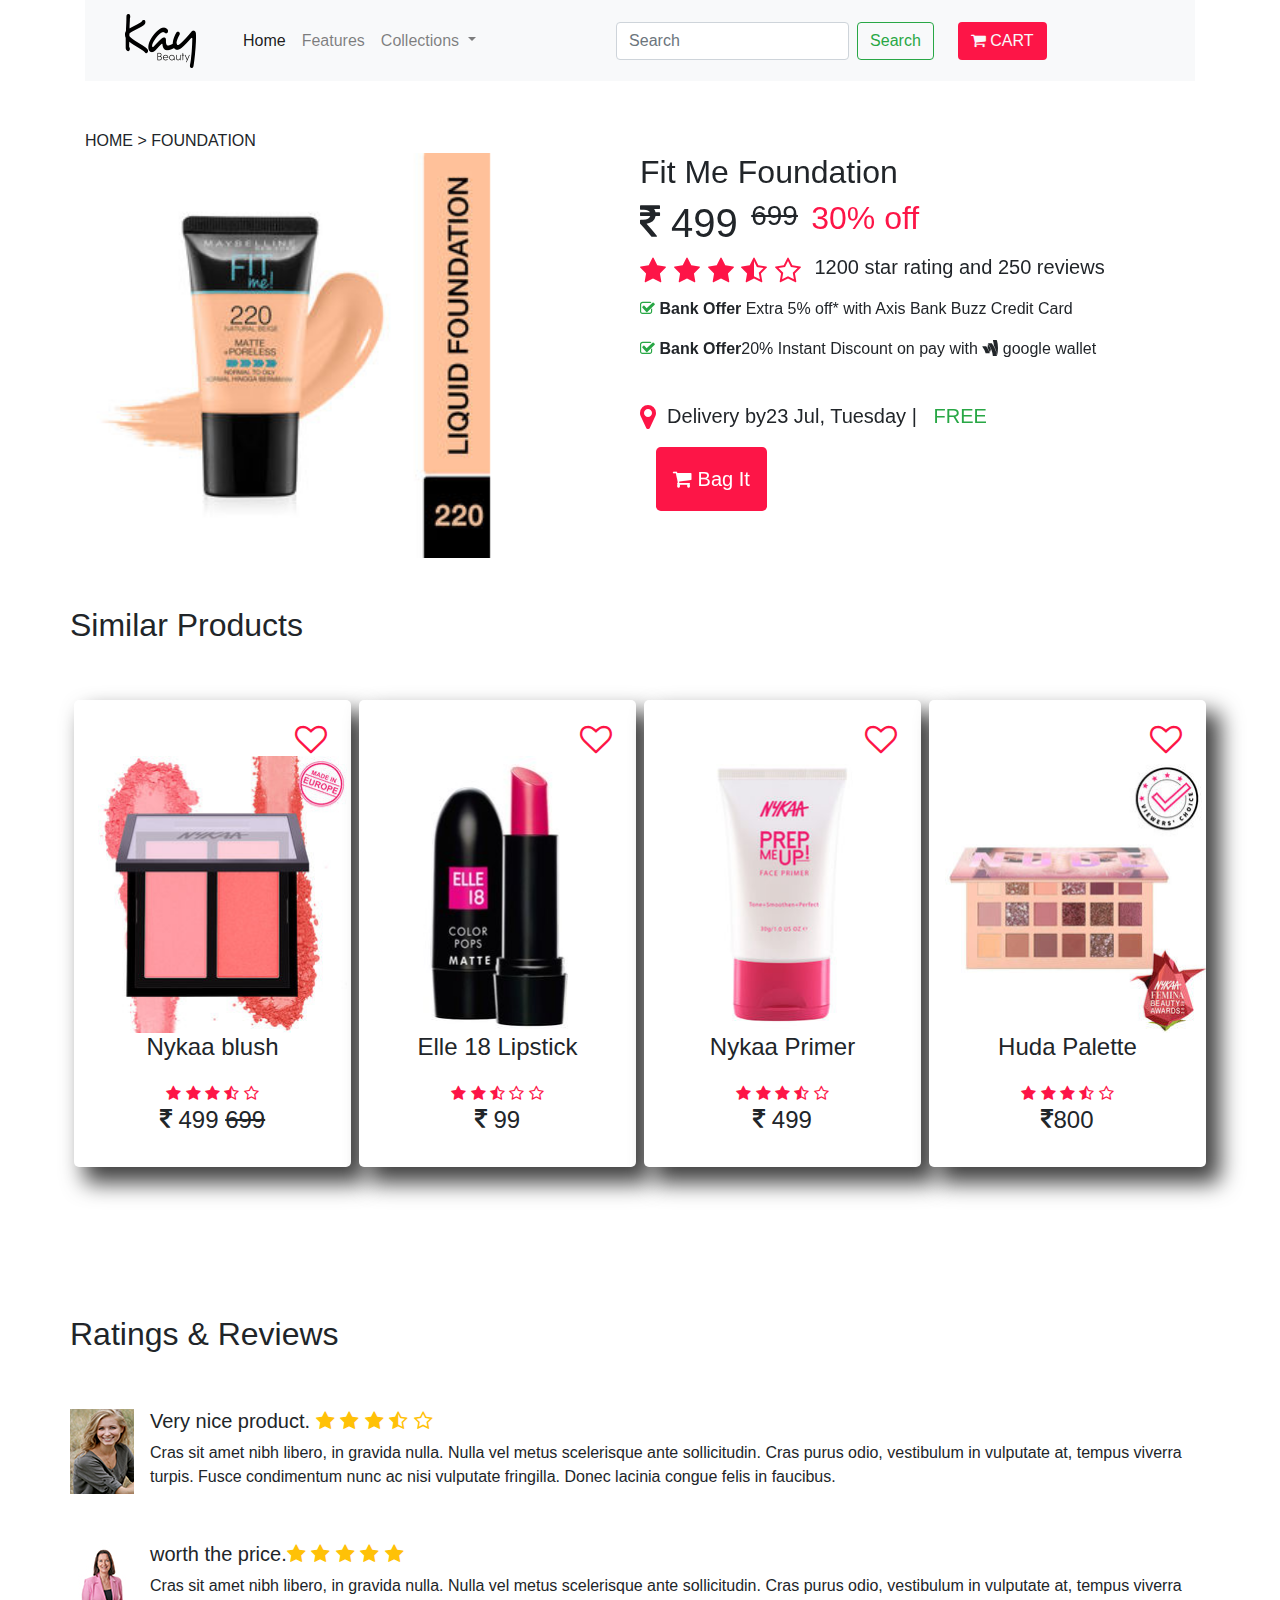
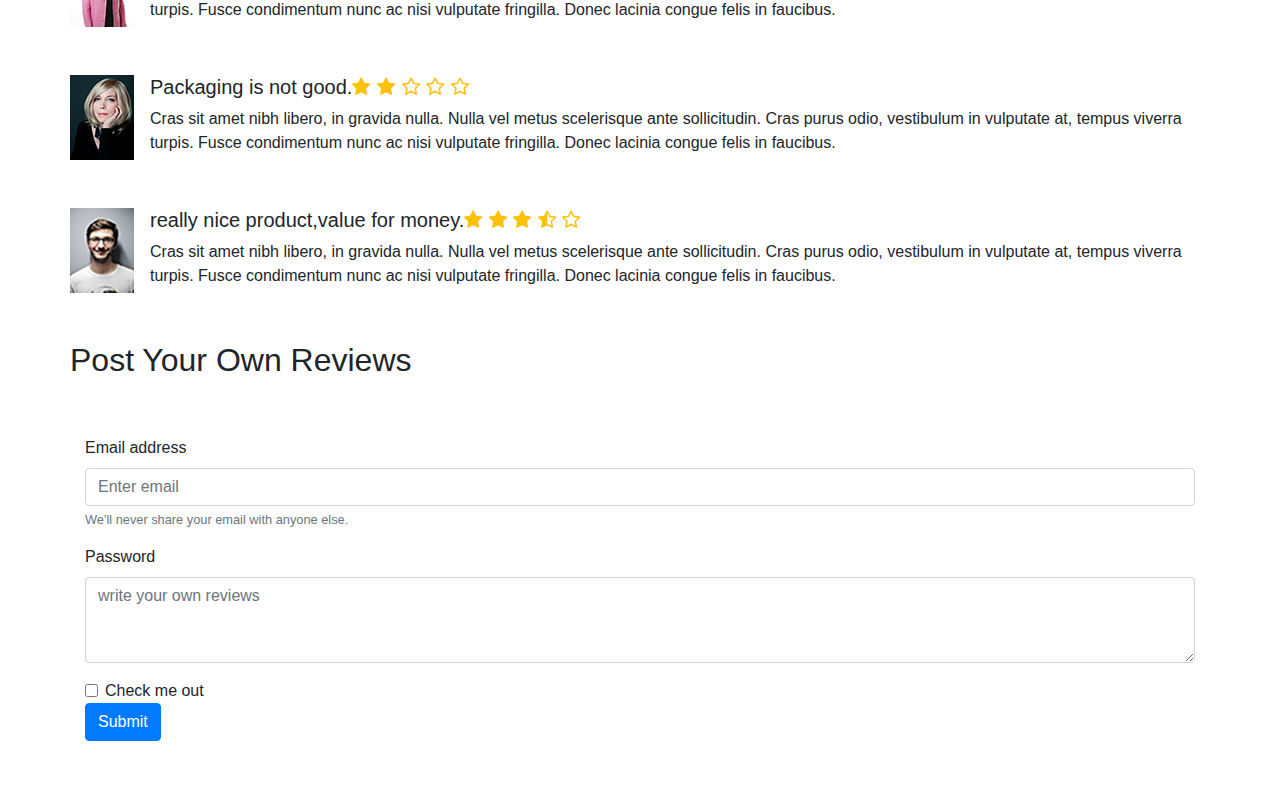
<file: products/foundation.html>
<!doctype html>
<html lang="en">
<head>
<!-- Required meta tags -->
<meta charset="utf-8">
<meta name="viewport" content="width=device-width, initial-scale=1, shrink-to-fit=no">

<!-- Bootstrap CSS -->
<link rel="stylesheet" href="https://maxcdn.bootstrapcdn.com/bootstrap/4.0.0/css/bootstrap.min.css" integrity="sha384-Gn5384xqQ1aoWXA+058RXPxPg6fy4IWvTNh0E263XmFcJlSAwiGgFAW/dAiS6JXm" crossorigin="anonymous">
<link rel="stylesheet" href="https://stackpath.bootstrapcdn.com/font-awesome/4.7.0/css/font-awesome.min.css">
<title>Foundation</title>
<style>
/* CSS Document */
.pink{
    color: #fd1547;
}
.bg-pink{
    background-color: #fd1547;
}
.myfont{
    font-family:-apple-system, BlinkMacSystemFont, 'Segoe UI', Roboto, Oxygen, Ubuntu, Cantarell, 'Open Sans', 'Helvetica Neue', sans-serif;
}
.btn-pink{
  border-color: black;
  color: #fff;
  
}

.card{text-align: center; border: none; border-radius: 5px;-webkit-box-shadow: 12px 14px 22px 2px rgba(0,0,0,0.75);
-moz-box-shadow: 12px 14px 22px 2px rgba(0,0,0,0.75);
box-shadow: 12px 14px 22px 2px rgba(0,0,0,0.75);
margin-bottom: 100px;
}</style>
</head>
<body>
<div class="container">
  <nav class="navbar navbar-expand-lg navbar-light bg-light"> <a class="navbar-brand" href="../index.html"><img src="./logo.png" alt=""></a>
    <button class="navbar-toggler" type="button" data-toggle="collapse" data-target="#navbarSupportedContent" aria-controls="navbarSupportedContent" aria-expanded="false" aria-label="Toggle navigation"> <span class="navbar-toggler-icon"></span> </button>
    <div class="collapse navbar-collapse" id="navbarSupportedContent">
      <ul class="navbar-nav mr-auto">
        <li class="nav-item active"> <a class="nav-link" href="#">Home <span class="sr-only">(current)</span></a> </li>
        <li class="nav-item"> <a class="nav-link" href="#">Features</a> </li>
        <li class="nav-item dropdown"> <a class="nav-link dropdown-toggle" href="#" id="navbarDropdown" role="button" data-toggle="dropdown" aria-haspopup="true" aria-expanded="false"> Collections </a>
          <div class="dropdown-menu" aria-labelledby="navbarDropdown"> <a class="dropdown-item" href="#">Mobile Covers</a>   <a class="dropdown-item" href="#">Jewels</a>
            <div class="dropdown-divider"></div>
            <a class="dropdown-item" href="#">Skin Cares</a> </div>
        </li>
        
      </ul>
      <form class="form-inline my-2 my-lg-0">
        <input class="form-control mr-sm-2" type="search" placeholder="Search" aria-label="Search">
        <button class="btn btn-outline-success my-2 my-sm-0" type="submit">Search</button>
      </form>
      <ul class="navbar-nav mr-auto">
        <li class="nav-item"><a class="btn btn-md  bg-pink ml-4 text-light"><i class="fa fa-shopping-cart" aria-hidden="true"></i> CART</a></li>
      </ul>
    </div>
  </nav>
</div>
<div class="container mt-5">
  <div class="row">
    <div class="col-md-12"> HOME &GT FOUNDATION  </div>
  </div>
</div>
<div class="container">
  <div class="row">
    <div class="col-md-6">
      <div id="carouselExampleControls" class="carousel slide" data-ride="carousel">
        <div class="carousel-inner">
          <div class="carousel-item active"> <img class="d-block w-75" src="../assets/17.jpg" alt="First slide"> </div>
          <div class="carousel-item"> <img class="d-block w-75" src="../assets/17.jpg" alt="Second slide"> </div>
        </div>
        <a class="carousel-control-prev" href="#carouselExampleControls" role="button" data-slide="prev"> <span class="carousel-control-prev-icon" aria-hidden="true"></span> <span class="sr-only">Previous</span> </a> <a class="carousel-control-next" href="#carouselExampleControls" role="button" data-slide="next"> <span class="carousel-control-next-icon" aria-hidden="true"></span> <span class="sr-only">Next</span> </a> </div>
    </div>
    <div class="col-md-6">
      <div class="row">
        <h2>Fit Me Foundation</h2>
      </div>
      
      <div class="row">
        <h1><i class="fa fa-inr" aria-hidden="true"></i> 499</h1>
        &nbsp; &nbsp;
        <h3><del>699</del></h3>
        &nbsp; &nbsp;
        <h2 class="pink">30% off</h2>
      </div>
      <div class="row">
        <h3 class="pink"><i class="fa fa-star " aria-hidden="true"></i> <i class="fa fa-star" aria-hidden="true"></i> <i class="fa fa-star" aria-hidden="true"></i> <i class="fa fa-star-half-o" aria-hidden="true"></i> <i class="fa fa-star-o" aria-hidden="true"></i></h3>
        &nbsp; &nbsp;
        <h5>1200 star rating  and 250 reviews</h5>
      </div>
      <div class="row">
        
        <p><i class="text-success fa fa-check-square-o" aria-hidden="true"></i> <strong>Bank Offer</strong> Extra 5% off* with Axis Bank Buzz Credit Card</p>
        <p><i class="text-success fa fa-check-square-o" aria-hidden="true"></i> <strong>Bank Offer</strong>20% Instant Discount on pay with <i class="fa fa-google-wallet" aria-hidden="true"></i> google wallet </p>
      </div>
      <div class="row mt-4">
        <h3 class="pink"><i class="fa fa-map-marker" aria-hidden="true"></i></h3>
        <p style="font-size: 20px"> &nbsp; Delivery by23 Jul, Tuesday | &nbsp; <span class="text-success">FREE</span> </p>
      </div>
      <div>
        <div class="row">
            <!--<div class="btn btn-lg bg-pink  text-white p-3 display-4 px-5 mx-3 myfont"> <i class="fa fa-shopping-cart"></i>   Add To Cart</div>-->
            <button type="button" class="btn btn-lg bg-pink text-white p-3 display-4 mx-3 myfont" data-toggle="modal" data-target="#modal"><i class="fa fa-shopping-cart"></i>  Bag It</button>


        </div>
    </div>
      
      </div>
      <!--modal-->
<div class="modal fade" id="modal">
  <div class="modal-dialog">
    <div class="modal-content">
      <!--modal header-->
      <div class="modal-header">
        <h3 class="modal-title ">Yay! Item added to the Bag !</h3>
        <button type="button" class="close" data-dismiss="modal">&times;</button>
      </div>
           <!--modal footer-->
      <div class="modal-footer">
        <button type="button" class="btn btn-success" data-dismiss="modal">Close</button>

      </div>
    </div>
  </div>
</div>
<!--end of modal-->
      
     
      
      
      
    </div>
  </div>
</div>


<div class="container">
   <div class="row mt-5 ">
   	 <h2>Similar Products</h2>
   </div>
   
   <div class="row mt-5  ">
     <!--single- blush-->
   	<div class="col-md-3 col-6 px-1 mx-auto">
      <div class="card">
      <i class="fa fa-heart-o fa-2x pink align-self-end mr-4 mt-4 blush"></i>
         <a href="blush.html"><img class="card-img-top img-fluid " src="../assets/0.jpg"></a>
         <div class="card-title"> <h4>Nykaa blush</h4></div> 
         <div class="card-text">
        <div class="pink text-center"><i class="fa fa-star " aria-hidden="true"></i> <i class="fa fa-star" aria-hidden="true"></i> <i class="fa fa-star" aria-hidden="true"></i> <i class="fa fa-star-half-o" aria-hidden="true"></i> <i class="fa fa-star-o" aria-hidden="true"></i></div>
        <div><h4><i class="fa fa-inr" aria-hidden="true"></i> 499 <del>699</del></h4>
         <!--<span class="pink">30% off</span>-->
         </div>
      <br/>
      
     
        
      </div> 
  </div>
 </div>
<!--single-->
 
   	 <!--single- elle18 lipstick-->
      <div class="col-md-3 col-6 px-1 mx-auto">
        <div class="card  ">
          <i class="fa fa-heart-o fa-2x pink align-self-end mr-4 mt-4 compact"></i>
           <a href="lipstick.html"><img class="card-img-top img-fluid" src="../assets/1.jpg"></a>
           <div class="card-title"> <h4>Elle 18 Lipstick</h4></div> 
           <div class="card-text">
          <div class="pink text-center"><i class="fa fa-star " aria-hidden="true"></i> <i class="fa fa-star" aria-hidden="true"></i> <i class="fa fa-star-half-o" aria-hidden="true"></i> <i class="fa fa-star-o" aria-hidden="true"></i> <i class="fa fa-star-o" aria-hidden="true"></i></div>
          <div><h4><i class="fa fa-inr" aria-hidden="true"></i> 99</h4>
           </div>
        <br/>
        
      
        </div> 
    </div>
   </div>
<!--single-->
 <!--single- primer-->
<div class="col-md-3 col-6 px-1 mx-auto">
  <div class="card product">
  <i class="fa fa-heart-o fa-2x pink align-self-end mr-4 mt-4 lipstick"></i>
     <a href="primer.html"><img class="card-img-top img-fluid " src="../assets/4.jpg"></a>
     <div class="card-title"> <h4>Nykaa Primer</h4></div> 
     <div class="card-text">
    <div class="pink text-center"><i class="fa fa-star " aria-hidden="true"></i> <i class="fa fa-star" aria-hidden="true"></i> <i class="fa fa-star" aria-hidden="true"></i> <i class="fa fa-star-half-o" aria-hidden="true"></i> <i class="fa fa-star-o" aria-hidden="true"></i></div>
    <div><h4><i class="fa fa-inr" aria-hidden="true"></i> 499</h4>
     <!--<span class="pink">30% off</span>-->
     </div>
  <br/>
  
 
    
  </div> 
</div>
</div>
 <!--single-palette-->
 <div class="col-md-3 col-6 px-1 mx-auto">
  <div class="card">
    <i class="fa fa-heart-o fa-2x pink align-self-end mr-4 mt-4 palette"></i>
     <a href="palette.html"><img class="card-img-top img-fluid" src="../assets/3.jpg"></a>
     <div class="card-title"> <h4>Huda Palette</h4></div> 
     <div class="card-text">
    <div class="pink text-center"><i class="fa fa-star " aria-hidden="true"></i> <i class="fa fa-star" aria-hidden="true"></i> <i class="fa fa-star" aria-hidden="true"></i> <i class="fa fa-star-half-o" aria-hidden="true"></i> <i class="fa fa-star-o" aria-hidden="true"></i></div>
    <div><h4><i class="fa fa-inr" aria-hidden="true"></i>800</h4>
    
  <br/>

  </div> 
</div>
</div>
<!--single-->
   	
   	
   
   
</div>


<div class="container mt-5 mb-5">
	<div class="row">
		<h2>Ratings & Reviews</h2>
	</div>
	
	<div class="row mt-5 mb-5">
		<div class="media">
  <img class="mr-3 " src="../assets/testimonials/12.jpg" alt="Generic placeholder image">
  <div class="media-body">
    <h5 class="mt-0">Very nice product. <span class="text-warning"><i class="fa fa-star" aria-hidden="true"></i> <i class="fa fa-star" aria-hidden="true"></i> <i class="fa fa-star" aria-hidden="true"></i> <i class="fa fa-star-half-o" aria-hidden="true"></i> <i class="fa fa-star-o" aria-hidden="true"></i> </span></h5>
    Cras sit amet nibh libero, in gravida nulla. Nulla vel metus scelerisque ante sollicitudin. Cras purus odio, vestibulum in vulputate at, tempus viverra turpis. Fusce condimentum nunc ac nisi vulputate fringilla. Donec lacinia congue felis in faucibus.
  </div>
</div>
	</div>
	
	<div class="row mb-5">
    <div class="media"> <img class="mr-3" src="../assets/testimonials/13.jpg" alt="Generic placeholder image">
      <div class="media-body">
        <h5 class="mt-0">worth the price.<span class="text-warning"><i class="fa fa-star" aria-hidden="true"></i> <i class="fa fa-star" aria-hidden="true"></i> <i class="fa fa-star" aria-hidden="true"></i> <i class="fa fa-star" aria-hidden="true"></i> <i class="fa fa-star" aria-hidden="true"></i> </span></h5>
        Cras sit amet nibh libero, in gravida nulla. Nulla vel metus scelerisque ante sollicitudin. Cras purus odio, vestibulum in vulputate at, tempus viverra turpis. Fusce condimentum nunc ac nisi vulputate fringilla. Donec lacinia congue felis in faucibus. </div>
    </div>
  </div>
  
  
  <div class="row mb-5">
    <div class="media"> <img class="mr-3" src="../assets/testimonials/14.jpg" alt="Generic placeholder image">
      <div class="media-body">
        <h5 class="mt-0"> Packaging is not good.<span class="text-warning"><i class="fa fa-star" aria-hidden="true"></i> <i class="fa fa-star" aria-hidden="true"></i> <i class="fa fa-star-o" aria-hidden="true"></i> <i class="fa fa-star-o" aria-hidden="true"></i> <i class="fa fa-star-o" aria-hidden="true"></i> </span></h5>
        Cras sit amet nibh libero, in gravida nulla. Nulla vel metus scelerisque ante sollicitudin. Cras purus odio, vestibulum in vulputate at, tempus viverra turpis. Fusce condimentum nunc ac nisi vulputate fringilla. Donec lacinia congue felis in faucibus. </div>
    </div>
  </div>
  
  
  <div class="row mb-5">
    <div class="media"> <img class="mr-3" src="../assets/testimonials/11.jpg" alt="Generic placeholder image">
      <div class="media-body">
        <h5 class="mt-0">really nice product,value for money.<span class="text-warning"><i class="fa fa-star" aria-hidden="true"></i> <i class="fa fa-star" aria-hidden="true"></i> <i class="fa fa-star" aria-hidden="true"></i> <i class="fa fa-star-half-o" aria-hidden="true"></i> <i class="fa fa-star-o" aria-hidden="true"></i> </span></h5>
        Cras sit amet nibh libero, in gravida nulla. Nulla vel metus scelerisque ante sollicitudin. Cras purus odio, vestibulum in vulputate at, tempus viverra turpis. Fusce condimentum nunc ac nisi vulputate fringilla. Donec lacinia congue felis in faucibus. </div>
    </div>
  </div>
	
	<div class="row mb-5">
		<h2> Post Your Own Reviews</h2>
	</div>
	
	
	<form>
  <div class="form-group">
    <label for="exampleInputEmail1">Email address</label>
    <input type="email" class="form-control" id="exampleInputEmail1" aria-describedby="emailHelp" placeholder="Enter email">
    <small id="emailHelp" class="form-text text-muted">We'll never share your email with anyone else.</small>
  </div>
  <div class="form-group">
    <label for="exampleInputPassword1">Password</label>
    <textarea type="text" class="form-control" id="exampleInputtextarea" placeholder="write your own reviews" rows="3"></textarea>
  </div>
  <div class="form-check">
    <input type="checkbox" class="form-check-input" id="exampleCheck1">
    <label class="form-check-label" for="exampleCheck1">Check me out</label>
  </div>
  <button type="submit" class="btn btn-primary">Submit</button>
</form>
	
</div>
















<!-- Optional JavaScript --> 
<!-- jQuery first, then Popper.js, then Bootstrap JS --> 
<script src="https://code.jquery.com/jquery-3.2.1.slim.min.js" integrity="sha384-KJ3o2DKtIkvYIK3UENzmM7KCkRr/rE9/Qpg6aAZGJwFDMVNA/GpGFF93hXpG5KkN" crossorigin="anonymous"></script> 
<script src="https://cdnjs.cloudflare.com/ajax/libs/popper.js/1.12.9/umd/popper.min.js" integrity="sha384-ApNbgh9B+Y1QKtv3Rn7W3mgPxhU9K/ScQsAP7hUibX39j7fakFPskvXusvfa0b4Q" crossorigin="anonymous"></script> 
<script src="https://maxcdn.bootstrapcdn.com/bootstrap/4.0.0/js/bootstrap.min.js" integrity="sha384-JZR6Spejh4U02d8jOt6vLEHfe/JQGiRRSQQxSfFWpi1MquVdAyjUar5+76PVCmYl" crossorigin="anonymous"></script>

<script>
  $(document).ready( function(){
    $('.blush').on('click',function(){
      $('.blush').removeClass('fa fa-heart-o').addClass('fa fa-heart').on('click',function(){
      $('.blush').removeClass('fa fa-heart').addClass('fa fa-heart-o').on('click',function(){
      $('.blush').removeClass('fa fa-heart-o').addClass('fa fa-heart').on('click',function(){
        alert('Don\'t play with us')
      });
    })
    })
    })
//<!--lipstick-->
$('.lipstick').on('click',function(){
      $('.lipstick').removeClass('fa fa-heart-o').addClass('fa fa-heart').on('click',function(){
      $('.lipstick').removeClass('fa fa-heart').addClass('fa fa-heart-o').on('click',function(){
      $('.liptick').removeClass('fa fa-heart-o').addClass('fa fa-heart').on('click',function(){
        alert('Don\'t play with us')
      });
    })
    })
    })
    ///////////nailpolish
    $('.compact').on('click',function(){
      $('.compact').removeClass('fa fa-heart-o').addClass('fa fa-heart').on('click',function(){
      $('.compact').removeClass('fa fa-heart').addClass('fa fa-heart-o').on('click',function(){
      $('.compact').removeClass('fa fa-heart-o').addClass('fa fa-heart').on('click',function(){
        alert('Don\'t play with us')
      });
    })
    })
    })

    ////palette
    $('.palette').on('click',function(){
      $('.palette').removeClass('fa fa-heart-o').addClass('fa fa-heart').on('click',function(){
      $('.palette').removeClass('fa fa-heart').addClass('fa fa-heart-o').on('click',function(){
      $('.palette').removeClass('fa fa-heart-o').addClass('fa fa-heart').on('click',function(){
        alert('Don\'t play with us')
      });
    })
    })
    })


    /*$('.heart').on('click',(function(){
      $(".heart").toggleClass('fa-heart');
    }));*/

  });
  </script>
  <!--css("background-color","#fd1547");-->
</body>
</html>
</file>
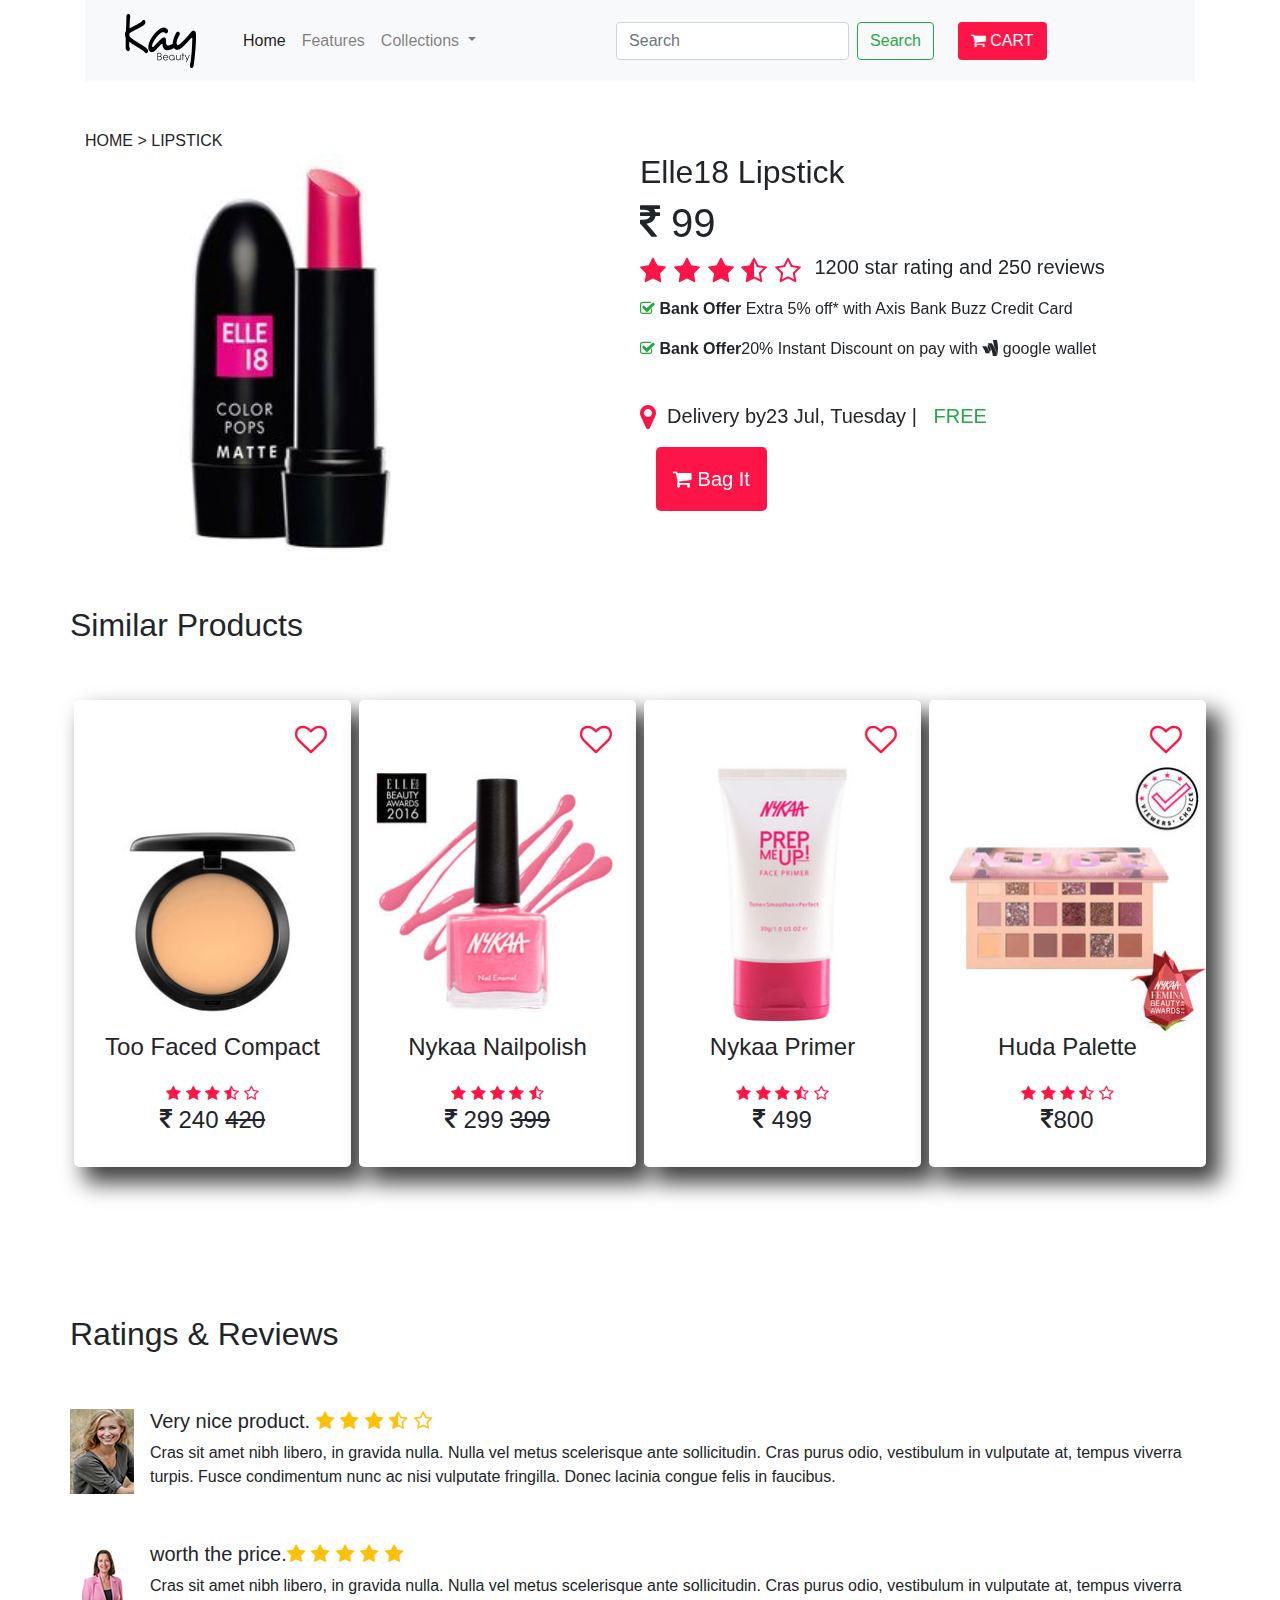
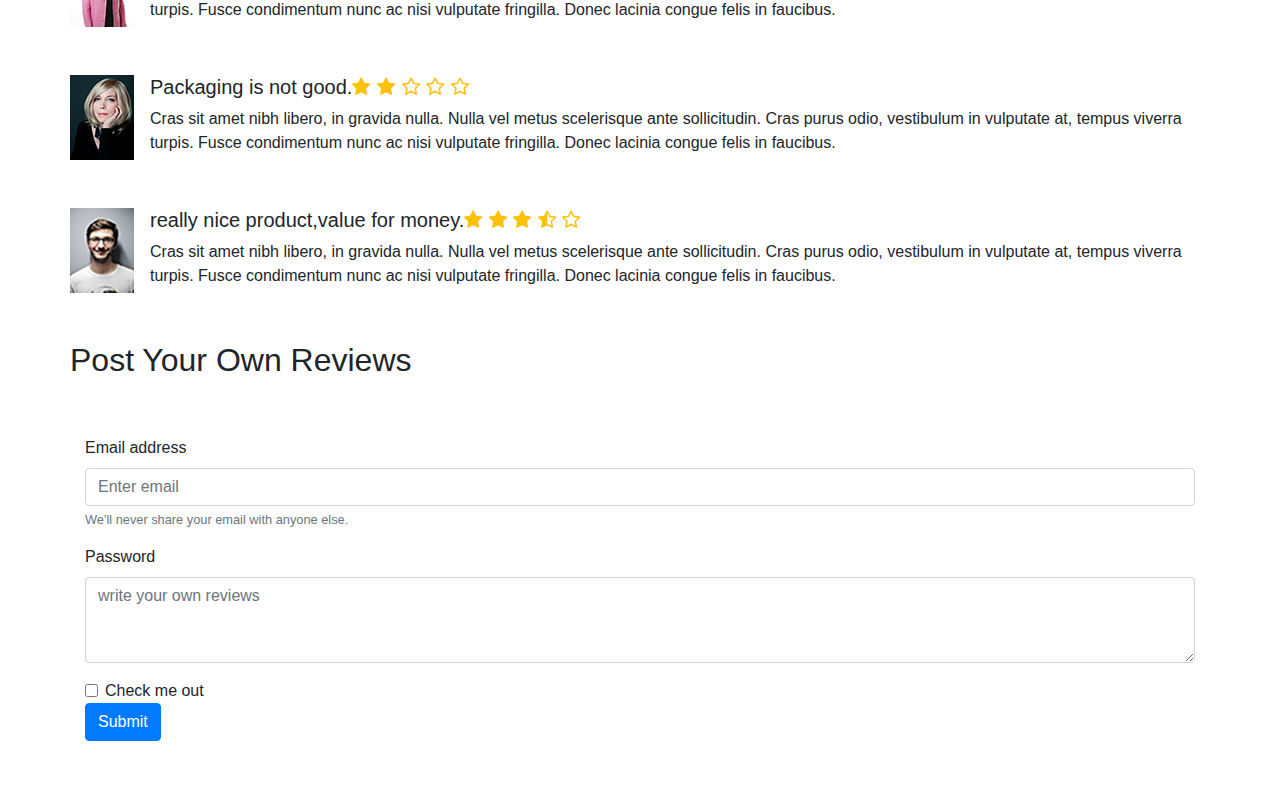
<file: products/lipstick.html>
<!doctype html>
<html lang="en">
<head>
<!-- Required meta tags -->
<meta charset="utf-8">
<meta name="viewport" content="width=device-width, initial-scale=1, shrink-to-fit=no">

<!-- Bootstrap CSS -->
<link rel="stylesheet" href="https://maxcdn.bootstrapcdn.com/bootstrap/4.0.0/css/bootstrap.min.css" integrity="sha384-Gn5384xqQ1aoWXA+058RXPxPg6fy4IWvTNh0E263XmFcJlSAwiGgFAW/dAiS6JXm" crossorigin="anonymous">
<link rel="stylesheet" href="https://stackpath.bootstrapcdn.com/font-awesome/4.7.0/css/font-awesome.min.css">
<title>Lipstick</title>
<style>
/* CSS Document */
.pink{
    color: #fd1547;
}
.bg-pink{
    background-color: #fd1547;
}
.myfont{
    font-family:-apple-system, BlinkMacSystemFont, 'Segoe UI', Roboto, Oxygen, Ubuntu, Cantarell, 'Open Sans', 'Helvetica Neue', sans-serif;
}
.btn-pink{
  border-color: black;
  color: #fff;
  
}

.card{text-align: center; border: none; border-radius: 5px;-webkit-box-shadow: 12px 14px 22px 2px rgba(0,0,0,0.75);
-moz-box-shadow: 12px 14px 22px 2px rgba(0,0,0,0.75);
box-shadow: 12px 14px 22px 2px rgba(0,0,0,0.75);
margin-bottom: 100px;
}</style>
</head>
<body>
<div class="container">
  <nav class="navbar navbar-expand-lg navbar-light bg-light"> <a class="navbar-brand" href="../index.html"><img src="./logo.png" alt=""></a>
    <button class="navbar-toggler" type="button" data-toggle="collapse" data-target="#navbarSupportedContent" aria-controls="navbarSupportedContent" aria-expanded="false" aria-label="Toggle navigation"> <span class="navbar-toggler-icon"></span> </button>
    <div class="collapse navbar-collapse" id="navbarSupportedContent">
      <ul class="navbar-nav mr-auto">
        <li class="nav-item active"> <a class="nav-link" href="#">Home <span class="sr-only">(current)</span></a> </li>
        <li class="nav-item"> <a class="nav-link" href="#">Features</a> </li>
        <li class="nav-item dropdown"> <a class="nav-link dropdown-toggle" href="#" id="navbarDropdown" role="button" data-toggle="dropdown" aria-haspopup="true" aria-expanded="false"> Collections </a>
          <div class="dropdown-menu" aria-labelledby="navbarDropdown"> <a class="dropdown-item" href="#">Mobile Covers</a>   <a class="dropdown-item" href="#">Jewels</a>
            <div class="dropdown-divider"></div>
            <a class="dropdown-item" href="#">Skin Cares</a> </div>
        </li>
        
      </ul>
      <form class="form-inline my-2 my-lg-0">
        <input class="form-control mr-sm-2" type="search" placeholder="Search" aria-label="Search">
        <button class="btn btn-outline-success my-2 my-sm-0" type="submit">Search</button>
      </form>
      <ul class="navbar-nav mr-auto">
        <li class="nav-item"><a class="btn btn-md  bg-pink ml-4 text-light"><i class="fa fa-shopping-cart" aria-hidden="true"></i> CART</a></li>
      </ul>
    </div>
  </nav>
</div>
<div class="container mt-5">
  <div class="row">
    <div class="col-md-12"> HOME &GT LIPSTICK  </div>
  </div>
</div>
<div class="container">
  <div class="row">
    <div class="col-md-6">
      <div id="carouselExampleControls" class="carousel slide" data-ride="carousel">
        <div class="carousel-inner">
          <div class="carousel-item active"> <img class="d-block w-75 img-md-center" src="../assets/1.jpg" alt="First slide"> </div>
          <div class="carousel-item"> <img class="d-block w-75" src="../assets/1.jpg" alt="Second slide"> </div>
        </div>
        <a class="carousel-control-prev" href="#carouselExampleControls" role="button" data-slide="prev"> <span class="carousel-control-prev-icon" aria-hidden="true"></span> <span class="sr-only">Previous</span> </a> <a class="carousel-control-next" href="#carouselExampleControls" role="button" data-slide="next"> <span class="carousel-control-next-icon" aria-hidden="true"></span> <span class="sr-only">Next</span> </a> </div>
    </div>
    <div class="col-md-6">
      <div class="row">
        <h2> Elle18 Lipstick</h2>
      </div>
      
      <div class="row">
        <h1><i class="fa fa-inr" aria-hidden="true"></i> 99</h1>
    
    
      </div>
      <div class="row">
        <h3 class="pink"><i class="fa fa-star " aria-hidden="true"></i> <i class="fa fa-star" aria-hidden="true"></i> <i class="fa fa-star" aria-hidden="true"></i> <i class="fa fa-star-half-o" aria-hidden="true"></i> <i class="fa fa-star-o" aria-hidden="true"></i></h3>
        &nbsp; &nbsp;
        <h5>1200 star rating  and 250 reviews</h5>
      </div>
      <div class="row">
        
        <p><i class="text-success fa fa-check-square-o" aria-hidden="true"></i> <strong>Bank Offer</strong> Extra 5% off* with Axis Bank Buzz Credit Card</p>
        <p><i class="text-success fa fa-check-square-o" aria-hidden="true"></i> <strong>Bank Offer</strong>20% Instant Discount on pay with <i class="fa fa-google-wallet" aria-hidden="true"></i> google wallet </p>
      </div>
      <div class="row mt-4">
        <h3 class="pink"><i class="fa fa-map-marker" aria-hidden="true"></i></h3>
        <p style="font-size: 20px"> &nbsp; Delivery by23 Jul, Tuesday | &nbsp; <span class="text-success">FREE</span> </p>
      </div>
      <div>
        <div class="row">
          <button type="button" class="btn btn-lg bg-pink text-white p-3 display-4 mx-3 myfont" data-toggle="modal" data-target="#modal"><i class="fa fa-shopping-cart"></i>  Bag It</button>
            
        </div>
    </div>
      
      </div>
      <!--modal-->
<div class="modal fade" id="modal">
  <div class="modal-dialog">
    <div class="modal-content">
      <!--modal header-->
      <div class="modal-header">
        <h3 class="modal-title ">Yay! Item added to the Bag !</h3>
        <button type="button" class="close" data-dismiss="modal">&times;</button>
      </div>
           <!--modal footer-->
      <div class="modal-footer">
        <button type="button" class="btn btn-success" data-dismiss="modal">Close</button>

      </div>
    </div>
  </div>
</div>
<!--end of modal-->
      
     
      
      
      
    </div>
  </div>
</div>


<div class="container">
   <div class="row mt-5 ">
   	 <h2>Similar Products</h2>
   </div>
   
   <div class="row mt-5  ">
     <!--single- compact-->
   	<div class="col-md-3 col-6 px-1 mx-auto">
   	   	<div class="card">
          <i class="fa fa-heart-o fa-2x pink align-self-end mr-4 mt-4 blush"></i>
   			    <a href="compact.html"><img class="card-img-top img-fluid " src="../assets/5.jpg"></a>
   			    <div class="card-title"> <h4>Too Faced Compact</h4></div> 
   			    <div class="card-text">
            <div class="pink text-center"><i class="fa fa-star " aria-hidden="true"></i> <i class="fa fa-star" aria-hidden="true"></i> <i class="fa fa-star" aria-hidden="true"></i> <i class="fa fa-star-half-o" aria-hidden="true"></i> <i class="fa fa-star-o" aria-hidden="true"></i></div>
            <div><h4><i class="fa fa-inr" aria-hidden="true"></i> 240 <del>420</del></h4>
             <!--<span class="pink">30% off</span>-->
             </div>
          <br/>
          
         
            
          </div> 
      </div>
   	</div>
  <!--single-->
   	
   	 <!--single- nailpolish-->
      <div class="col-md-3 col-6 px-1 mx-auto ">
        <div class="card product">
          <i class="fa fa-heart-o fa-2x pink align-self-end mr-4 mt-4 lipstick"></i>
           <a href="nailpolish.html"><img class="card-img-top img-fluid" src="../assets/2.jpg"></a>
           <div class="card-title"> <h4>Nykaa Nailpolish</h4></div> 
           <div class="card-text">
          <div class="pink text-center"><i class="fa fa-star " aria-hidden="true"></i> <i class="fa fa-star" aria-hidden="true"></i> <i class="fa fa-star" aria-hidden="true"></i> <i class="fa fa-star" aria-hidden="true"></i> <i class="fa fa-star-half-o" aria-hidden="true"></i></div>
          <div><h4><i class="fa fa-inr" aria-hidden="true"></i> 299 <del>399</del></h4>
           <!--<h4 class="pink">30% off</h4> -->
          </div>
        <br/>
        
        </div> 
      </div>
      </div>
      <!--single-->
  <!--single- primer-->
<div class="col-md-3 col-6 px-1 mx-auto">
  <div class="card product">
  <i class="fa fa-heart-o fa-2x pink align-self-end mr-4 mt-4 compact"></i>
     <a href="primer.html"><img class="card-img-top img-fluid " src="../assets/4.jpg"></a>
     <div class="card-title"> <h4>Nykaa Primer</h4></div> 
     <div class="card-text">
    <div class="pink text-center"><i class="fa fa-star " aria-hidden="true"></i> <i class="fa fa-star" aria-hidden="true"></i> <i class="fa fa-star" aria-hidden="true"></i> <i class="fa fa-star-half-o" aria-hidden="true"></i> <i class="fa fa-star-o" aria-hidden="true"></i></div>
    <div><h4><i class="fa fa-inr" aria-hidden="true"></i> 499</h4>
     <!--<span class="pink">30% off</span>-->
     </div>
  <br/>
  
 
    
  </div> 
</div>
</div>
 <!--single-palette-->
 <div class="col-md-3 col-6 px-1 mx-auto">
  <div class="card">
    <i class="fa fa-heart-o fa-2x pink align-self-end mr-4 mt-4 palette"></i>
     <a href="palette.html"><img class="card-img-top img-fluid" src="../assets/3.jpg"></a>
     <div class="card-title"> <h4>Huda Palette</h4></div> 
     <div class="card-text">
    <div class="pink text-center"><i class="fa fa-star " aria-hidden="true"></i> <i class="fa fa-star" aria-hidden="true"></i> <i class="fa fa-star" aria-hidden="true"></i> <i class="fa fa-star-half-o" aria-hidden="true"></i> <i class="fa fa-star-o" aria-hidden="true"></i></div>
    <div><h4><i class="fa fa-inr" aria-hidden="true"></i>800</h4>
    
  <br/>

  </div> 
</div>
</div>
<!--single-->
   	
   	
   
   
</div>


<div class="container mt-5 mb-5">
	<div class="row">
		<h2>Ratings & Reviews</h2>
	</div>
	
	<div class="row mt-5 mb-5">
		<div class="media">
  <img class="mr-3 " src="../assets/testimonials/12.jpg" alt="Generic placeholder image">
  <div class="media-body">
    <h5 class="mt-0">Very nice product. <span class="text-warning"><i class="fa fa-star" aria-hidden="true"></i> <i class="fa fa-star" aria-hidden="true"></i> <i class="fa fa-star" aria-hidden="true"></i> <i class="fa fa-star-half-o" aria-hidden="true"></i> <i class="fa fa-star-o" aria-hidden="true"></i> </span></h5>
    Cras sit amet nibh libero, in gravida nulla. Nulla vel metus scelerisque ante sollicitudin. Cras purus odio, vestibulum in vulputate at, tempus viverra turpis. Fusce condimentum nunc ac nisi vulputate fringilla. Donec lacinia congue felis in faucibus.
  </div>
</div>
	</div>
	
	<div class="row mb-5">
    <div class="media"> <img class="mr-3" src="../assets/testimonials/13.jpg" alt="Generic placeholder image">
      <div class="media-body">
        <h5 class="mt-0">worth the price.<span class="text-warning"><i class="fa fa-star" aria-hidden="true"></i> <i class="fa fa-star" aria-hidden="true"></i> <i class="fa fa-star" aria-hidden="true"></i> <i class="fa fa-star" aria-hidden="true"></i> <i class="fa fa-star" aria-hidden="true"></i> </span></h5>
        Cras sit amet nibh libero, in gravida nulla. Nulla vel metus scelerisque ante sollicitudin. Cras purus odio, vestibulum in vulputate at, tempus viverra turpis. Fusce condimentum nunc ac nisi vulputate fringilla. Donec lacinia congue felis in faucibus. </div>
    </div>
  </div>
  
  
  <div class="row mb-5">
    <div class="media"> <img class="mr-3" src="../assets/testimonials/14.jpg" alt="Generic placeholder image">
      <div class="media-body">
        <h5 class="mt-0"> Packaging is not good.<span class="text-warning"><i class="fa fa-star" aria-hidden="true"></i> <i class="fa fa-star" aria-hidden="true"></i> <i class="fa fa-star-o" aria-hidden="true"></i> <i class="fa fa-star-o" aria-hidden="true"></i> <i class="fa fa-star-o" aria-hidden="true"></i> </span></h5>
        Cras sit amet nibh libero, in gravida nulla. Nulla vel metus scelerisque ante sollicitudin. Cras purus odio, vestibulum in vulputate at, tempus viverra turpis. Fusce condimentum nunc ac nisi vulputate fringilla. Donec lacinia congue felis in faucibus. </div>
    </div>
  </div>
  
  
  <div class="row mb-5">
    <div class="media"> <img class="mr-3" src="../assets/testimonials/11.jpg" alt="Generic placeholder image">
      <div class="media-body">
        <h5 class="mt-0">really nice product,value for money.<span class="text-warning"><i class="fa fa-star" aria-hidden="true"></i> <i class="fa fa-star" aria-hidden="true"></i> <i class="fa fa-star" aria-hidden="true"></i> <i class="fa fa-star-half-o" aria-hidden="true"></i> <i class="fa fa-star-o" aria-hidden="true"></i> </span></h5>
        Cras sit amet nibh libero, in gravida nulla. Nulla vel metus scelerisque ante sollicitudin. Cras purus odio, vestibulum in vulputate at, tempus viverra turpis. Fusce condimentum nunc ac nisi vulputate fringilla. Donec lacinia congue felis in faucibus. </div>
    </div>
  </div>
	
	<div class="row mb-5">
		<h2> Post Your Own Reviews</h2>
	</div>
	
	
	<form>
  <div class="form-group">
    <label for="exampleInputEmail1">Email address</label>
    <input type="email" class="form-control" id="exampleInputEmail1" aria-describedby="emailHelp" placeholder="Enter email">
    <small id="emailHelp" class="form-text text-muted">We'll never share your email with anyone else.</small>
  </div>
  <div class="form-group">
    <label for="exampleInputPassword1">Password</label>
    <textarea type="text" class="form-control" id="exampleInputtextarea" placeholder="write your own reviews" rows="3"></textarea>
  </div>
  <div class="form-check">
    <input type="checkbox" class="form-check-input" id="exampleCheck1">
    <label class="form-check-label" for="exampleCheck1">Check me out</label>
  </div>
  <button type="submit" class="btn btn-primary">Submit</button>
</form>
	
</div>
















<!-- Optional JavaScript --> 
<!-- jQuery first, then Popper.js, then Bootstrap JS --> 
<script src="https://code.jquery.com/jquery-3.2.1.slim.min.js" integrity="sha384-KJ3o2DKtIkvYIK3UENzmM7KCkRr/rE9/Qpg6aAZGJwFDMVNA/GpGFF93hXpG5KkN" crossorigin="anonymous"></script> 
<script src="https://cdnjs.cloudflare.com/ajax/libs/popper.js/1.12.9/umd/popper.min.js" integrity="sha384-ApNbgh9B+Y1QKtv3Rn7W3mgPxhU9K/ScQsAP7hUibX39j7fakFPskvXusvfa0b4Q" crossorigin="anonymous"></script> 
<script src="https://maxcdn.bootstrapcdn.com/bootstrap/4.0.0/js/bootstrap.min.js" integrity="sha384-JZR6Spejh4U02d8jOt6vLEHfe/JQGiRRSQQxSfFWpi1MquVdAyjUar5+76PVCmYl" crossorigin="anonymous"></script>

<script>
  $(document).ready( function(){
    $('.blush').on('click',function(){
      $('.blush').removeClass('fa fa-heart-o').addClass('fa fa-heart').on('click',function(){
      $('.blush').removeClass('fa fa-heart').addClass('fa fa-heart-o').on('click',function(){
      $('.blush').removeClass('fa fa-heart-o').addClass('fa fa-heart').on('click',function(){
        alert('Don\'t play with us')
      });
    })
    })
    })
//<!--lipstick-->
$('.lipstick').on('click',function(){
      $('.lipstick').removeClass('fa fa-heart-o').addClass('fa fa-heart').on('click',function(){
      $('.lipstick').removeClass('fa fa-heart').addClass('fa fa-heart-o').on('click',function(){
      $('.liptick').removeClass('fa fa-heart-o').addClass('fa fa-heart').on('click',function(){
        alert('Don\'t play with us')
      });
    })
    })
    })
    ///////////nailpolish
    $('.compact').on('click',function(){
      $('.compact').removeClass('fa fa-heart-o').addClass('fa fa-heart').on('click',function(){
      $('.compact').removeClass('fa fa-heart').addClass('fa fa-heart-o').on('click',function(){
      $('.compact').removeClass('fa fa-heart-o').addClass('fa fa-heart').on('click',function(){
        alert('Don\'t play with us')
      });
    })
    })
    })

    ////palette
    $('.palette').on('click',function(){
      $('.palette').removeClass('fa fa-heart-o').addClass('fa fa-heart').on('click',function(){
      $('.palette').removeClass('fa fa-heart').addClass('fa fa-heart-o').on('click',function(){
      $('.palette').removeClass('fa fa-heart-o').addClass('fa fa-heart').on('click',function(){
        alert('Don\'t play with us')
      });
    })
    })
    })


    /*$('.heart').on('click',(function(){
      $(".heart").toggleClass('fa-heart');
    }));*/

  });
  </script>
  <!--css("background-color","#fd1547");-->
</body>
</html>
</file>
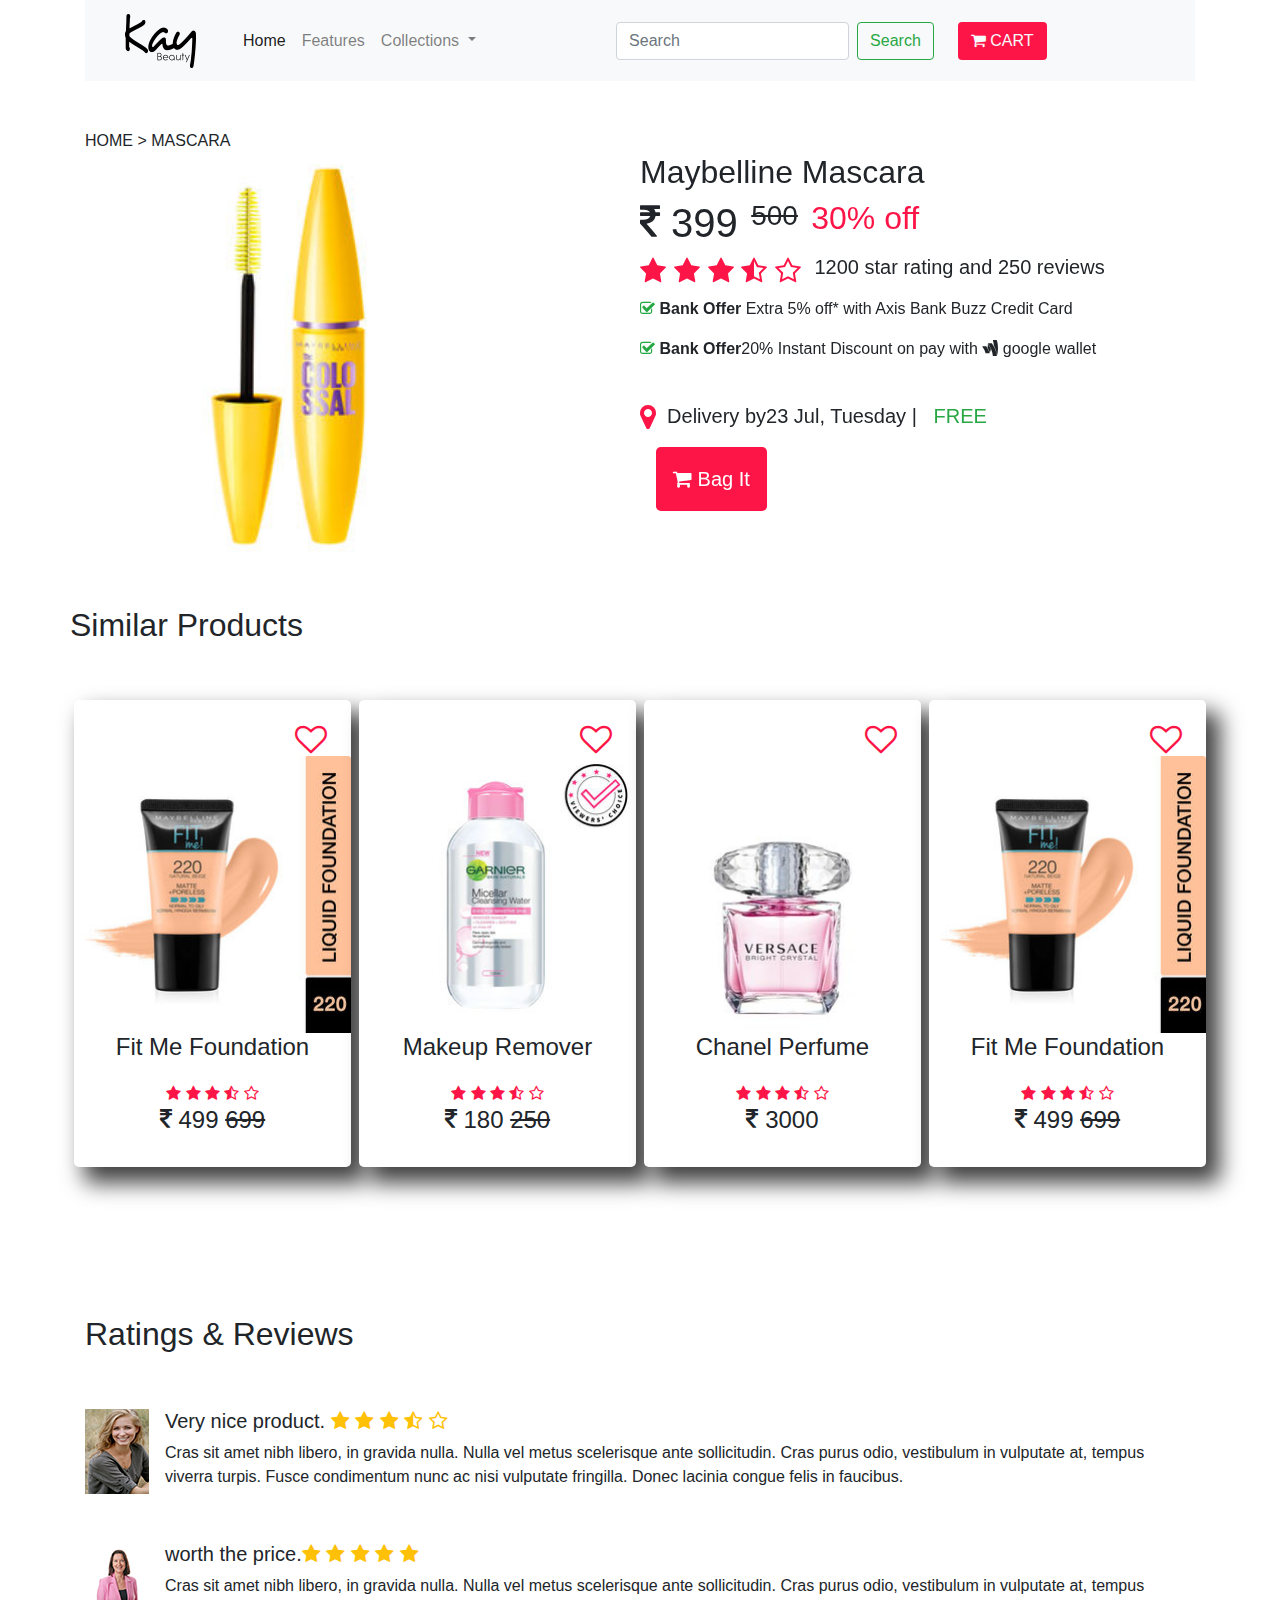
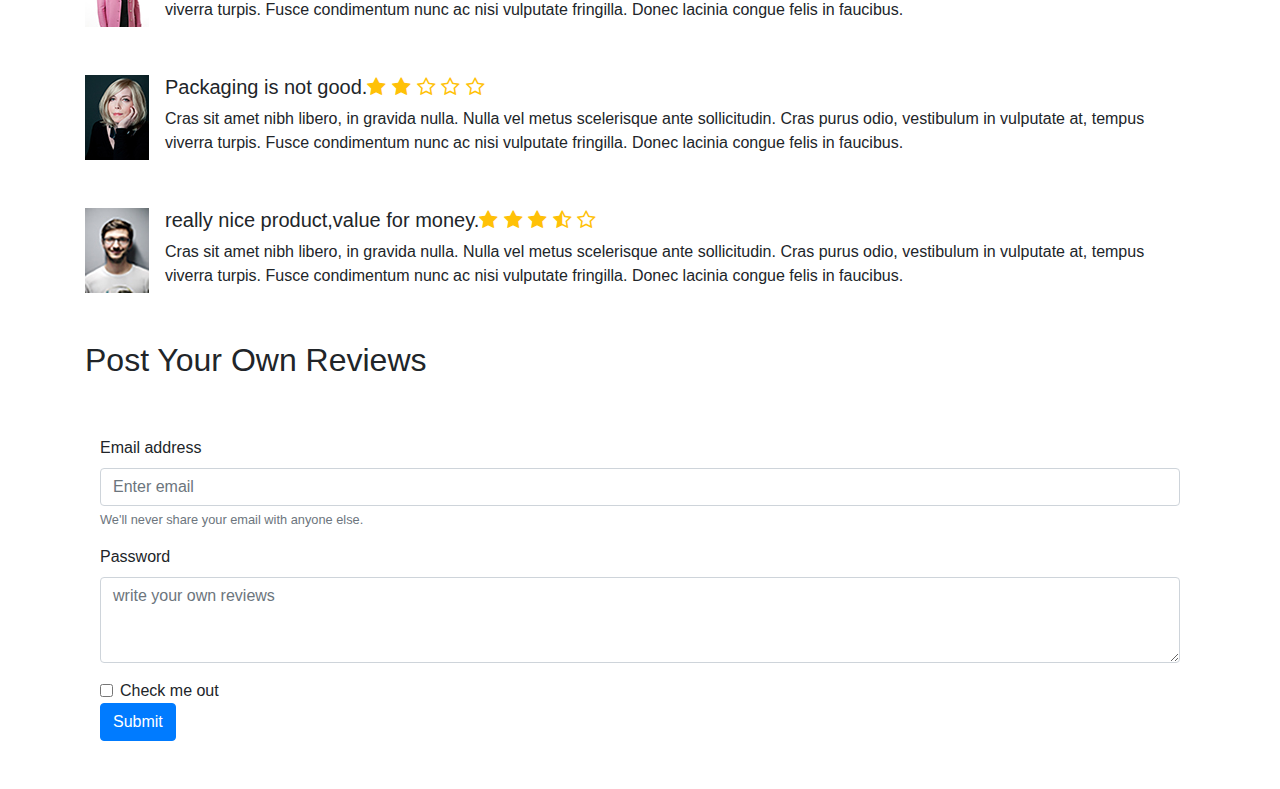
<file: products/mascara.html>
<!doctype html>
<html lang="en">
<head>
<!-- Required meta tags -->
<meta charset="utf-8">
<meta name="viewport" content="width=device-width, initial-scale=1, shrink-to-fit=no">

<!-- Bootstrap CSS -->
<link rel="stylesheet" href="https://maxcdn.bootstrapcdn.com/bootstrap/4.0.0/css/bootstrap.min.css" integrity="sha384-Gn5384xqQ1aoWXA+058RXPxPg6fy4IWvTNh0E263XmFcJlSAwiGgFAW/dAiS6JXm" crossorigin="anonymous">
<link rel="stylesheet" href="https://stackpath.bootstrapcdn.com/font-awesome/4.7.0/css/font-awesome.min.css">
<title>Mascara</title>
<style>
/* CSS Document */
.pink{
    color: #fd1547;
}
.bg-pink{
    background-color: #fd1547;
}
.myfont{
    font-family:-apple-system, BlinkMacSystemFont, 'Segoe UI', Roboto, Oxygen, Ubuntu, Cantarell, 'Open Sans', 'Helvetica Neue', sans-serif;
}
.btn-pink{
  border-color: black;
  color: #fff;
  
}

.card{text-align: center; border: none; border-radius: 5px;-webkit-box-shadow: 12px 14px 22px 2px rgba(0,0,0,0.75);
-moz-box-shadow: 12px 14px 22px 2px rgba(0,0,0,0.75);
box-shadow: 12px 14px 22px 2px rgba(0,0,0,0.75);
margin-bottom: 100px;
}</style>
</head>
<body>
<div class="container">
  <nav class="navbar navbar-expand-lg navbar-light bg-light"> <a class="navbar-brand" href="../index.html"><img src="./logo.png" alt=""></a>
    <button class="navbar-toggler" type="button" data-toggle="collapse" data-target="#navbarSupportedContent" aria-controls="navbarSupportedContent" aria-expanded="false" aria-label="Toggle navigation"> <span class="navbar-toggler-icon"></span> </button>
    <div class="collapse navbar-collapse" id="navbarSupportedContent">
      <ul class="navbar-nav mr-auto">
        <li class="nav-item active"> <a class="nav-link" href="#">Home <span class="sr-only">(current)</span></a> </li>
        <li class="nav-item"> <a class="nav-link" href="#">Features</a> </li>
        <li class="nav-item dropdown"> <a class="nav-link dropdown-toggle" href="#" id="navbarDropdown" role="button" data-toggle="dropdown" aria-haspopup="true" aria-expanded="false"> Collections </a>
          <div class="dropdown-menu" aria-labelledby="navbarDropdown"> <a class="dropdown-item" href="#">Mobile Covers</a>   <a class="dropdown-item" href="#">Jewels</a>
            <div class="dropdown-divider"></div>
            <a class="dropdown-item" href="#">Skin Cares</a> </div>
        </li>
        
      </ul>
      <form class="form-inline my-2 my-lg-0">
        <input class="form-control mr-sm-2" type="search" placeholder="Search" aria-label="Search">
        <button class="btn btn-outline-success my-2 my-sm-0" type="submit">Search</button>
      </form>
      <ul class="navbar-nav mr-auto">
        <li class="nav-item"><a class="btn btn-md  bg-pink ml-4 text-light"><i class="fa fa-shopping-cart" aria-hidden="true"></i> CART</a></li>
      </ul>
    </div>
  </nav>
</div>
<div class="container mt-5">
  <div class="row">
    <div class="col-md-12"> HOME &GT MASCARA  </div>
  </div>
</div>
<div class="container">
  <div class="row">
    <div class="col-md-6">
      <div id="carouselExampleControls" class="carousel slide" data-ride="carousel">
        <div class="carousel-inner">
          <div class="carousel-item active"> <img class="d-block w-75" src="../assets/10.jpg" alt="First slide"> </div>
          <div class="carousel-item"> <img class="d-block w-75" src="../assets/10.jpg" alt="Second slide"> </div>
        </div>
        <a class="carousel-control-prev" href="#carouselExampleControls" role="button" data-slide="prev"> <span class="carousel-control-prev-icon" aria-hidden="true"></span> <span class="sr-only">Previous</span> </a> <a class="carousel-control-next" href="#carouselExampleControls" role="button" data-slide="next"> <span class="carousel-control-next-icon" aria-hidden="true"></span> <span class="sr-only">Next</span> </a> </div>
    </div>
    <div class="col-md-6">
      <div class="row">
        <h2> Maybelline Mascara</h2>
      </div>
      
      <div class="row">
        <h1><i class="fa fa-inr" aria-hidden="true"></i> 399</h1>
        &nbsp; &nbsp;
        <h3><del>500</del></h3>
        &nbsp; &nbsp;
        <h2 class="pink">30% off</h2>
    
      </div>
      <div class="row">
        <h3 class="pink"><i class="fa fa-star " aria-hidden="true"></i> <i class="fa fa-star" aria-hidden="true"></i> <i class="fa fa-star" aria-hidden="true"></i> <i class="fa fa-star-half-o" aria-hidden="true"></i> <i class="fa fa-star-o" aria-hidden="true"></i></h3>
        &nbsp; &nbsp;
        <h5>1200 star rating  and 250 reviews</h5>
      </div>
      <div class="row">
        
        <p><i class="text-success fa fa-check-square-o" aria-hidden="true"></i> <strong>Bank Offer</strong> Extra 5% off* with Axis Bank Buzz Credit Card</p>
        <p><i class="text-success fa fa-check-square-o" aria-hidden="true"></i> <strong>Bank Offer</strong>20% Instant Discount on pay with <i class="fa fa-google-wallet" aria-hidden="true"></i> google wallet </p>
      </div>
      <div class="row mt-4">
        <h3 class="pink"><i class="fa fa-map-marker" aria-hidden="true"></i></h3>
        <p style="font-size: 20px"> &nbsp; Delivery by23 Jul, Tuesday | &nbsp; <span class="text-success">FREE</span> </p>
      </div>
      <div>
        <div class="row">
          <button type="button" class="btn btn-lg bg-pink text-white p-3 display-4 mx-3 myfont" data-toggle="modal" data-target="#modal"><i class="fa fa-shopping-cart"></i>  Bag It</button>
            
        </div>
    </div>
      
      </div>
      <!--modal-->
<div class="modal fade" id="modal">
  <div class="modal-dialog">
    <div class="modal-content">
      <!--modal header-->
      <div class="modal-header">
        <h3 class="modal-title ">Yay! Item added to the Bag !</h3>
        <button type="button" class="close" data-dismiss="modal">&times;</button>
      </div>
           <!--modal footer-->
      <div class="modal-footer">
        <button type="button" class="btn btn-success" data-dismiss="modal">Close</button>

      </div>
    </div>
  </div>
</div>
<!--end of modal-->
      
     
      
      
      
    </div>
  </div>
</div>


<div class="container">
   <div class="row mt-5 ">
   	 <h2>Similar Products</h2>
   </div>
   
   <div class="row mt-5  ">
    <!--single- foundation-->
    <div class="col-md-3 col-6 px-1 mx-auto">
        <div class="card product">
        <i class="fa fa-heart-o fa-2x pink align-self-end mr-4 mt-4 blush"></i>
           <a href="foundation.html"><img class="card-img-top img-fluid " src="../assets/17.jpg"></a>
           <div class="card-title"> <h4>Fit Me Foundation</h4></div> 
           <div class="card-text">
          <div class="pink text-center"><i class="fa fa-star " aria-hidden="true"></i> <i class="fa fa-star" aria-hidden="true"></i> <i class="fa fa-star" aria-hidden="true"></i> <i class="fa fa-star-half-o" aria-hidden="true"></i> <i class="fa fa-star-o" aria-hidden="true"></i></div>
          <div><h4><i class="fa fa-inr" aria-hidden="true"></i> 499 <del>699</del></h4>
           <!--<span class="pink">30% off</span>-->
           </div>
        <br/>
        
       
          
        </div> 
    </div>
   </div>
    <!--single- remover-->
    <div class="col-md-3 col-6 px-1 mx-auto">
      <div class="card product">
      <i class="fa fa-heart-o fa-2x pink align-self-end mr-4 mt-4 lipstick"></i>
         <a href="remover.html"><img class="card-img-top img-fluid " src="../assets/14.jpg"></a>
         <div class="card-title"> <h4> Makeup Remover</h4></div> 
         <div class="card-text">
        <div class="pink text-center"><i class="fa fa-star " aria-hidden="true"></i> <i class="fa fa-star" aria-hidden="true"></i> <i class="fa fa-star" aria-hidden="true"></i> <i class="fa fa-star-half-o" aria-hidden="true"></i> <i class="fa fa-star-o" aria-hidden="true"></i></div>
        <div><h4><i class="fa fa-inr" aria-hidden="true"></i> 180 <del>250</del></h4>
         <!--<span class="pink">30% off</span>-->
         </div>
      <br/>
    
     
        
      </div> 
  </div>
 </div>
 <br><br>
  <!--single- perfume-->
  <div class="col-md-3 col-6 px-1 mx-auto">
    <div class="card product">
    <i class="fa fa-heart-o fa-2x pink align-self-end mr-4 mt-4 compact"></i>
       <a href="perfume.html"><img class="card-img-top img-fluid " src="../assets/9.jpg"></a>
       <div class="card-title"> <h4>Chanel Perfume</h4></div> 
       <div class="card-text">
      <div class="pink text-center"><i class="fa fa-star " aria-hidden="true"></i> <i class="fa fa-star" aria-hidden="true"></i> <i class="fa fa-star" aria-hidden="true"></i> <i class="fa fa-star-half-o" aria-hidden="true"></i> <i class="fa fa-star-o" aria-hidden="true"></i></div>
      <div><h4><i class="fa fa-inr" aria-hidden="true"></i> 3000</h4>
       <!--<span class="pink">30% off</span>-->
       </div>
    <br/>
    
   
      
    </div> 
</div>
</div>
<!--single-->
 <!--single- foundation-->
 <div class="col-md-3 col-6 px-1 mx-auto">
  <div class="card product">
  <i class="fa fa-heart-o fa-2x pink align-self-end mr-4 mt-4 palette"></i>
     <a href="foundation.html"><img class="card-img-top img-fluid " src="../assets/17.jpg"></a>
     <div class="card-title"> <h4>Fit Me Foundation</h4></div> 
     <div class="card-text">
    <div class="pink text-center"><i class="fa fa-star " aria-hidden="true"></i> <i class="fa fa-star" aria-hidden="true"></i> <i class="fa fa-star" aria-hidden="true"></i> <i class="fa fa-star-half-o" aria-hidden="true"></i> <i class="fa fa-star-o" aria-hidden="true"></i></div>
    <div><h4><i class="fa fa-inr" aria-hidden="true"></i> 499 <del>699</del></h4>
     <!--<span class="pink">30% off</span>-->
     </div>
  <br/>
  
 
    
  </div> 
</div>
</div>
<!--single-->
   	
   
   
</div>


<div class="container mt-5 mb-5">
	<div class="row">
		<h2>Ratings & Reviews</h2>
	</div>
	
	<div class="row mt-5 mb-5">
		<div class="media">
  <img class="mr-3 " src="../assets/testimonials/12.jpg" alt="Generic placeholder image">
  <div class="media-body">
    <h5 class="mt-0">Very nice product. <span class="text-warning"><i class="fa fa-star" aria-hidden="true"></i> <i class="fa fa-star" aria-hidden="true"></i> <i class="fa fa-star" aria-hidden="true"></i> <i class="fa fa-star-half-o" aria-hidden="true"></i> <i class="fa fa-star-o" aria-hidden="true"></i> </span></h5>
    Cras sit amet nibh libero, in gravida nulla. Nulla vel metus scelerisque ante sollicitudin. Cras purus odio, vestibulum in vulputate at, tempus viverra turpis. Fusce condimentum nunc ac nisi vulputate fringilla. Donec lacinia congue felis in faucibus.
  </div>
</div>
	</div>
	
	<div class="row mb-5">
    <div class="media"> <img class="mr-3" src="../assets/testimonials/13.jpg" alt="Generic placeholder image">
      <div class="media-body">
        <h5 class="mt-0">worth the price.<span class="text-warning"><i class="fa fa-star" aria-hidden="true"></i> <i class="fa fa-star" aria-hidden="true"></i> <i class="fa fa-star" aria-hidden="true"></i> <i class="fa fa-star" aria-hidden="true"></i> <i class="fa fa-star" aria-hidden="true"></i> </span></h5>
        Cras sit amet nibh libero, in gravida nulla. Nulla vel metus scelerisque ante sollicitudin. Cras purus odio, vestibulum in vulputate at, tempus viverra turpis. Fusce condimentum nunc ac nisi vulputate fringilla. Donec lacinia congue felis in faucibus. </div>
    </div>
  </div>
  
  
  <div class="row mb-5">
    <div class="media"> <img class="mr-3" src="../assets/testimonials/14.jpg" alt="Generic placeholder image">
      <div class="media-body">
        <h5 class="mt-0"> Packaging is not good.<span class="text-warning"><i class="fa fa-star" aria-hidden="true"></i> <i class="fa fa-star" aria-hidden="true"></i> <i class="fa fa-star-o" aria-hidden="true"></i> <i class="fa fa-star-o" aria-hidden="true"></i> <i class="fa fa-star-o" aria-hidden="true"></i> </span></h5>
        Cras sit amet nibh libero, in gravida nulla. Nulla vel metus scelerisque ante sollicitudin. Cras purus odio, vestibulum in vulputate at, tempus viverra turpis. Fusce condimentum nunc ac nisi vulputate fringilla. Donec lacinia congue felis in faucibus. </div>
    </div>
  </div>
  
  
  <div class="row mb-5">
    <div class="media"> <img class="mr-3" src="../assets/testimonials/11.jpg" alt="Generic placeholder image">
      <div class="media-body">
        <h5 class="mt-0">really nice product,value for money.<span class="text-warning"><i class="fa fa-star" aria-hidden="true"></i> <i class="fa fa-star" aria-hidden="true"></i> <i class="fa fa-star" aria-hidden="true"></i> <i class="fa fa-star-half-o" aria-hidden="true"></i> <i class="fa fa-star-o" aria-hidden="true"></i> </span></h5>
        Cras sit amet nibh libero, in gravida nulla. Nulla vel metus scelerisque ante sollicitudin. Cras purus odio, vestibulum in vulputate at, tempus viverra turpis. Fusce condimentum nunc ac nisi vulputate fringilla. Donec lacinia congue felis in faucibus. </div>
    </div>
  </div>
	
	<div class="row mb-5">
		<h2> Post Your Own Reviews</h2>
	</div>
	
	
	<form>
  <div class="form-group">
    <label for="exampleInputEmail1">Email address</label>
    <input type="email" class="form-control" id="exampleInputEmail1" aria-describedby="emailHelp" placeholder="Enter email">
    <small id="emailHelp" class="form-text text-muted">We'll never share your email with anyone else.</small>
  </div>
  <div class="form-group">
    <label for="exampleInputPassword1">Password</label>
    <textarea type="text" class="form-control" id="exampleInputtextarea" placeholder="write your own reviews" rows="3"></textarea>
  </div>
  <div class="form-check">
    <input type="checkbox" class="form-check-input" id="exampleCheck1">
    <label class="form-check-label" for="exampleCheck1">Check me out</label>
  </div>
  <button type="submit" class="btn btn-primary">Submit</button>
</form>
	
</div>
















<!-- Optional JavaScript --> 
<!-- jQuery first, then Popper.js, then Bootstrap JS --> 
<script src="https://code.jquery.com/jquery-3.2.1.slim.min.js" integrity="sha384-KJ3o2DKtIkvYIK3UENzmM7KCkRr/rE9/Qpg6aAZGJwFDMVNA/GpGFF93hXpG5KkN" crossorigin="anonymous"></script> 
<script src="https://cdnjs.cloudflare.com/ajax/libs/popper.js/1.12.9/umd/popper.min.js" integrity="sha384-ApNbgh9B+Y1QKtv3Rn7W3mgPxhU9K/ScQsAP7hUibX39j7fakFPskvXusvfa0b4Q" crossorigin="anonymous"></script> 
<script src="https://maxcdn.bootstrapcdn.com/bootstrap/4.0.0/js/bootstrap.min.js" integrity="sha384-JZR6Spejh4U02d8jOt6vLEHfe/JQGiRRSQQxSfFWpi1MquVdAyjUar5+76PVCmYl" crossorigin="anonymous"></script>

<script>
  $(document).ready( function(){
    $('.blush').on('click',function(){
      $('.blush').removeClass('fa fa-heart-o').addClass('fa fa-heart').on('click',function(){
      $('.blush').removeClass('fa fa-heart').addClass('fa fa-heart-o').on('click',function(){
      $('.blush').removeClass('fa fa-heart-o').addClass('fa fa-heart').on('click',function(){
        alert('Don\'t play with us')
      });
    })
    })
    })
//<!--lipstick-->
$('.lipstick').on('click',function(){
      $('.lipstick').removeClass('fa fa-heart-o').addClass('fa fa-heart').on('click',function(){
      $('.lipstick').removeClass('fa fa-heart').addClass('fa fa-heart-o').on('click',function(){
      $('.liptick').removeClass('fa fa-heart-o').addClass('fa fa-heart').on('click',function(){
        alert('Don\'t play with us')
      });
    })
    })
    })
    ///////////nailpolish
    $('.compact').on('click',function(){
      $('.compact').removeClass('fa fa-heart-o').addClass('fa fa-heart').on('click',function(){
      $('.compact').removeClass('fa fa-heart').addClass('fa fa-heart-o').on('click',function(){
      $('.compact').removeClass('fa fa-heart-o').addClass('fa fa-heart').on('click',function(){
        alert('Don\'t play with us')
      });
    })
    })
    })

    ////palette
    $('.palette').on('click',function(){
      $('.palette').removeClass('fa fa-heart-o').addClass('fa fa-heart').on('click',function(){
      $('.palette').removeClass('fa fa-heart').addClass('fa fa-heart-o').on('click',function(){
      $('.palette').removeClass('fa fa-heart-o').addClass('fa fa-heart').on('click',function(){
        alert('Don\'t play with us')
      });
    })
    })
    })


    /*$('.heart').on('click',(function(){
      $(".heart").toggleClass('fa-heart');
    }));*/

  });
  </script>
  <!--css("background-color","#fd1547");-->
</body>
</html>
</file>
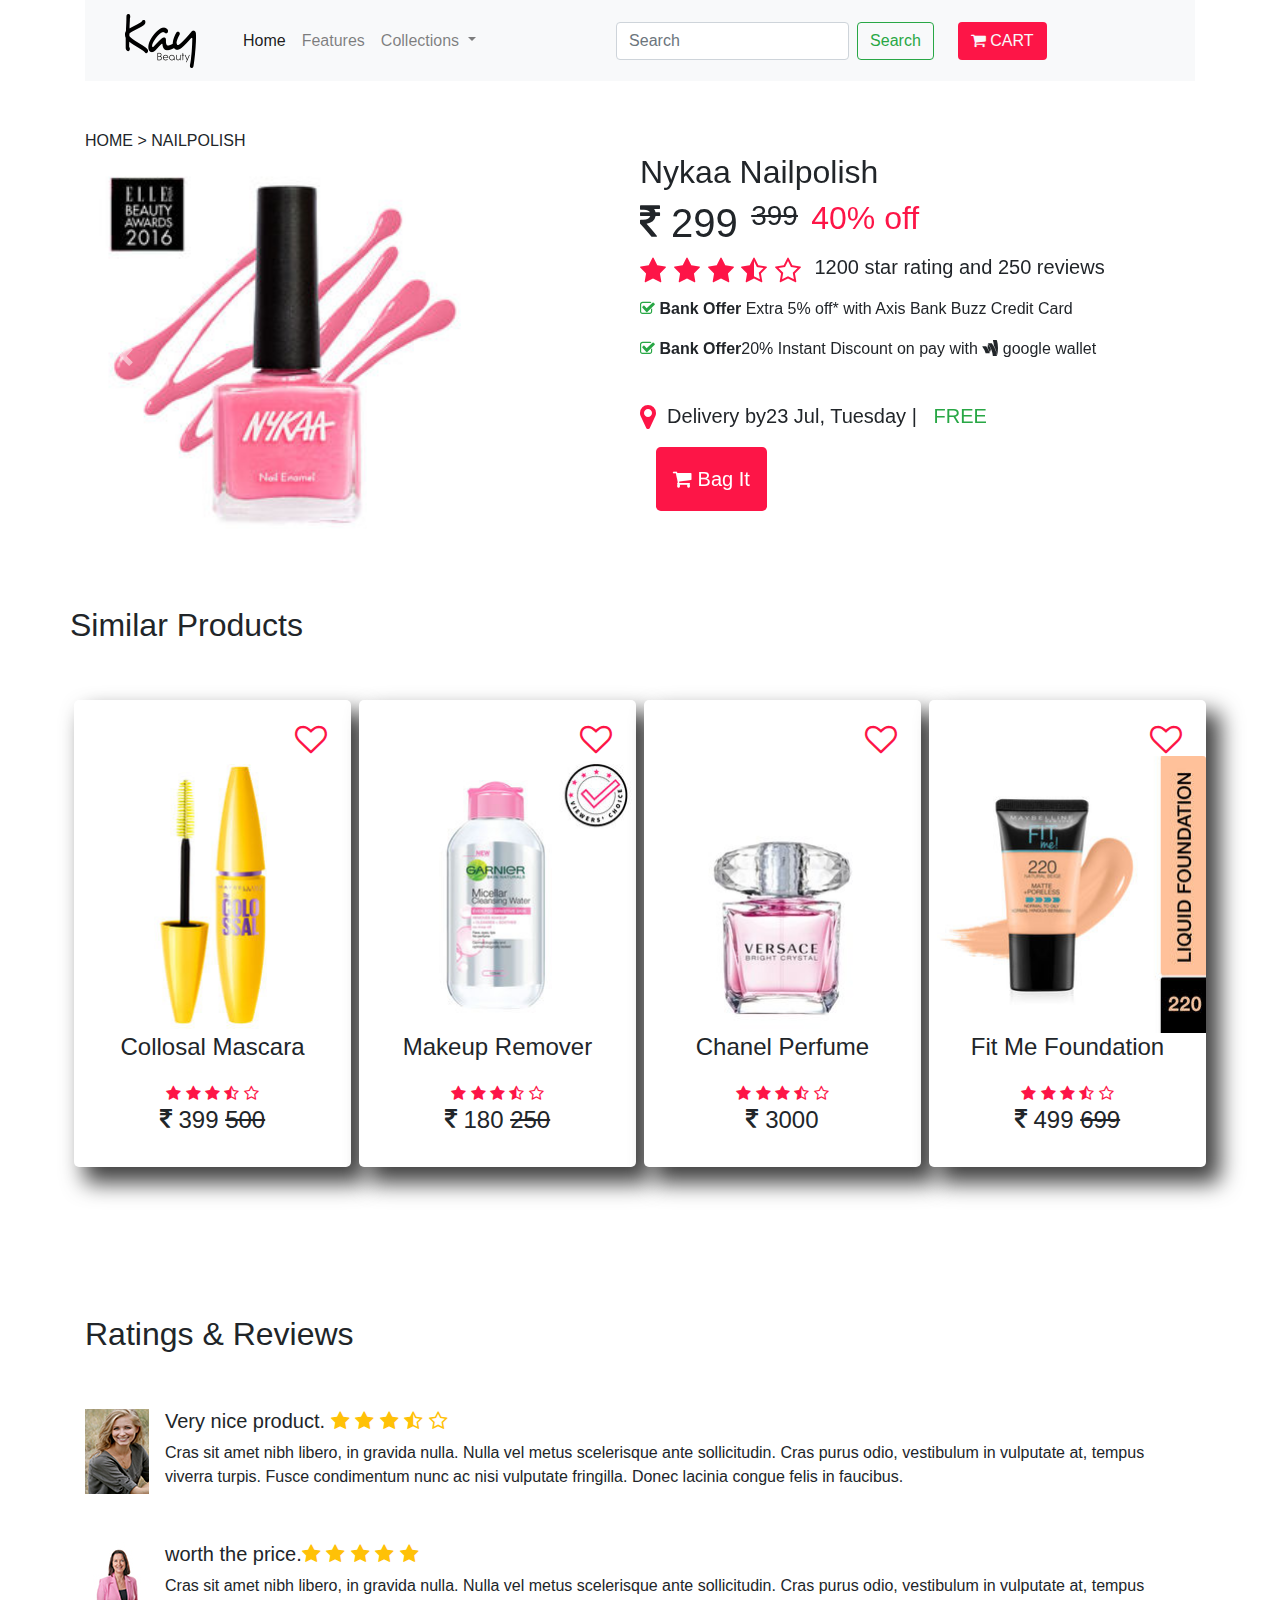
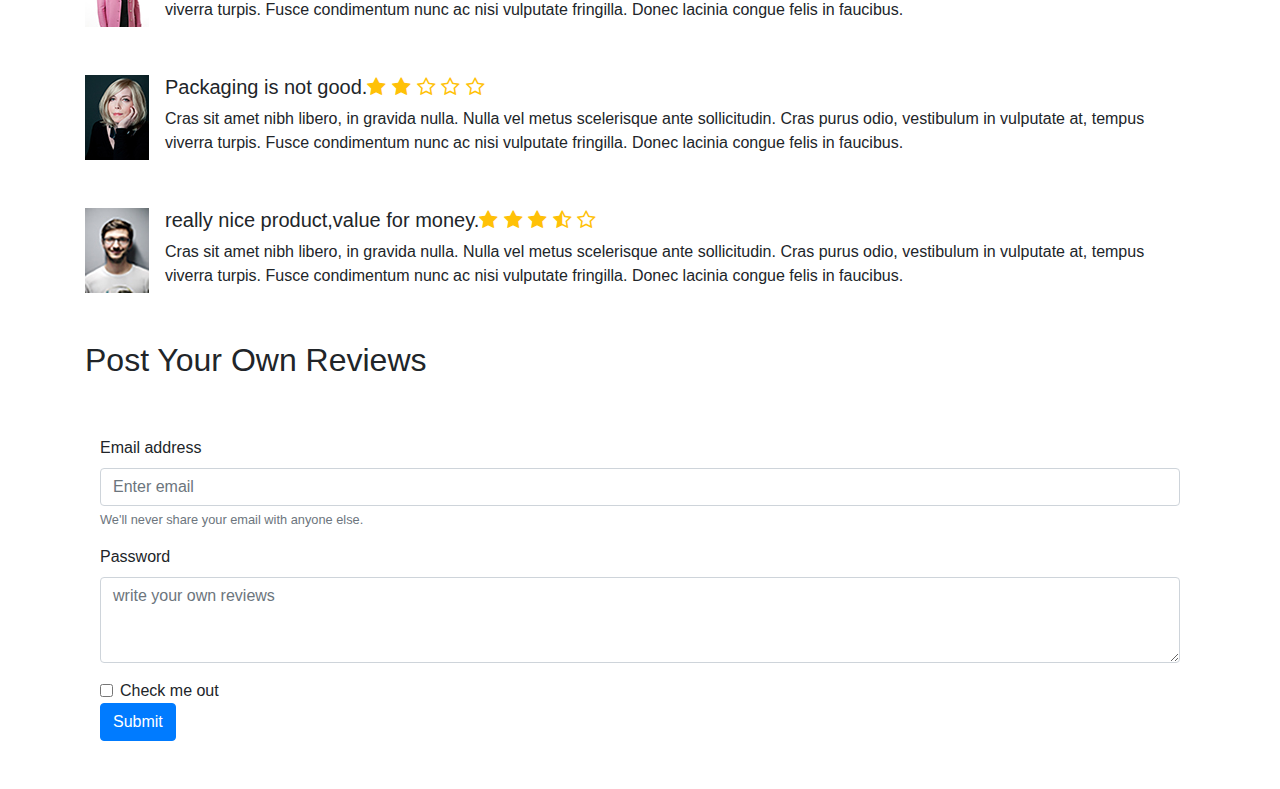
<file: products/nailpolish.html>
<!doctype html>
<html lang="en">
<head>
<!-- Required meta tags -->
<meta charset="utf-8">
<meta name="viewport" content="width=device-width, initial-scale=1, shrink-to-fit=no">

<!-- Bootstrap CSS -->
<link rel="stylesheet" href="https://maxcdn.bootstrapcdn.com/bootstrap/4.0.0/css/bootstrap.min.css" integrity="sha384-Gn5384xqQ1aoWXA+058RXPxPg6fy4IWvTNh0E263XmFcJlSAwiGgFAW/dAiS6JXm" crossorigin="anonymous">
<link rel="stylesheet" href="https://stackpath.bootstrapcdn.com/font-awesome/4.7.0/css/font-awesome.min.css">
<title>Nailpolish</title>
<style>
/* CSS Document */
.pink{
    color: #fd1547;
}
.bg-pink{
    background-color: #fd1547;
}
.myfont{
    font-family:-apple-system, BlinkMacSystemFont, 'Segoe UI', Roboto, Oxygen, Ubuntu, Cantarell, 'Open Sans', 'Helvetica Neue', sans-serif;
}
.btn-pink{
  border-color: black;
  color: #fff;
  
}

.card{text-align: center; border: none; border-radius: 5px;-webkit-box-shadow: 12px 14px 22px 2px rgba(0,0,0,0.75);
-moz-box-shadow: 12px 14px 22px 2px rgba(0,0,0,0.75);
box-shadow: 12px 14px 22px 2px rgba(0,0,0,0.75);
margin-bottom: 100px;
}</style>
</head>
<body>
<div class="container">
  <nav class="navbar navbar-expand-lg navbar-light bg-light"> <a class="navbar-brand" href="../index.html"><img src="./logo.png" alt=""></a>
    <button class="navbar-toggler" type="button" data-toggle="collapse" data-target="#navbarSupportedContent" aria-controls="navbarSupportedContent" aria-expanded="false" aria-label="Toggle navigation"> <span class="navbar-toggler-icon"></span> </button>
    <div class="collapse navbar-collapse" id="navbarSupportedContent">
      <ul class="navbar-nav mr-auto">
        <li class="nav-item active"> <a class="nav-link" href="#">Home <span class="sr-only">(current)</span></a> </li>
        <li class="nav-item"> <a class="nav-link" href="#">Features</a> </li>
        <li class="nav-item dropdown"> <a class="nav-link dropdown-toggle" href="#" id="navbarDropdown" role="button" data-toggle="dropdown" aria-haspopup="true" aria-expanded="false"> Collections </a>
          <div class="dropdown-menu" aria-labelledby="navbarDropdown"> <a class="dropdown-item" href="#">Mobile Covers</a>   <a class="dropdown-item" href="#">Jewels</a>
            <div class="dropdown-divider"></div>
            <a class="dropdown-item" href="#">Skin Cares</a> </div>
        </li>
        
      </ul>
      <form class="form-inline my-2 my-lg-0">
        <input class="form-control mr-sm-2" type="search" placeholder="Search" aria-label="Search">
        <button class="btn btn-outline-success my-2 my-sm-0" type="submit">Search</button>
      </form>
      <ul class="navbar-nav mr-auto">
        <li class="nav-item"><a class="btn btn-md  bg-pink ml-4 text-light"><i class="fa fa-shopping-cart" aria-hidden="true"></i> CART</a></li>
      </ul>
    </div>
  </nav>
</div>
<div class="container mt-5">
  <div class="row">
    <div class="col-md-12"> HOME &GT NAILPOLISH  </div>
  </div>
</div>
<div class="container">
  <div class="row">
    <div class="col-md-6">
      <div id="carouselExampleControls" class="carousel slide" data-ride="carousel">
        <div class="carousel-inner">
          <div class="carousel-item active"> <img class="d-block w-75" src="../assets/2.jpg" alt="First slide"> </div>
          <div class="carousel-item"> <img class="d-block w-75" src="../assets/2.jpg" alt="Second slide"> </div>
        </div>
        <a class="carousel-control-prev" href="#carouselExampleControls" role="button" data-slide="prev"> <span class="carousel-control-prev-icon" aria-hidden="true"></span> <span class="sr-only">Previous</span> </a> <a class="carousel-control-next" href="#carouselExampleControls" role="button" data-slide="next"> <span class="carousel-control-next-icon" aria-hidden="true"></span> <span class="sr-only">Next</span> </a> </div>
    </div>
    <div class="col-md-6">
      <div class="row">
        <h2> Nykaa Nailpolish</h2>
      </div>
      
      <div class="row">
        <h1><i class="fa fa-inr" aria-hidden="true"></i> 299</h1>
        &nbsp; &nbsp;
        <h3><del>399</del></h3>
        &nbsp; &nbsp;
        <h2 class="pink">40% off</h2>
    
      </div>
      <div class="row">
        <h3 class="pink"><i class="fa fa-star " aria-hidden="true"></i> <i class="fa fa-star" aria-hidden="true"></i> <i class="fa fa-star" aria-hidden="true"></i> <i class="fa fa-star-half-o" aria-hidden="true"></i> <i class="fa fa-star-o" aria-hidden="true"></i></h3>
        &nbsp; &nbsp;
        <h5>1200 star rating  and 250 reviews</h5>
      </div>
      <div class="row">
        
        <p><i class="text-success fa fa-check-square-o" aria-hidden="true"></i> <strong>Bank Offer</strong> Extra 5% off* with Axis Bank Buzz Credit Card</p>
        <p><i class="text-success fa fa-check-square-o" aria-hidden="true"></i> <strong>Bank Offer</strong>20% Instant Discount on pay with <i class="fa fa-google-wallet" aria-hidden="true"></i> google wallet </p>
      </div>
      <div class="row mt-4">
        <h3 class="pink"><i class="fa fa-map-marker" aria-hidden="true"></i></h3>
        <p style="font-size: 20px"> &nbsp; Delivery by23 Jul, Tuesday | &nbsp; <span class="text-success">FREE</span> </p>
      </div>
      <div>
        <div class="row">
          <button type="button" class="btn btn-lg bg-pink text-white p-3 display-4 mx-3 myfont" data-toggle="modal" data-target="#modal"><i class="fa fa-shopping-cart"></i>  Bag It</button>
            
        </div>
    </div>
      
      </div>
      
     <!--modal-->
<div class="modal fade" id="modal">
  <div class="modal-dialog">
    <div class="modal-content">
      <!--modal header-->
      <div class="modal-header">
        <h3 class="modal-title ">Yay! Item added to the Bag !</h3>
        <button type="button" class="close" data-dismiss="modal">&times;</button>
      </div>
           <!--modal footer-->
      <div class="modal-footer">
        <button type="button" class="btn btn-success" data-dismiss="modal">Close</button>

      </div>
    </div>
  </div>
</div>
<!--end of modal-->
      
      
      
      
    </div>
  </div>
</div>


<div class="container">
   <div class="row mt-5 ">
   	 <h2>Similar Products</h2>
   </div>
   
   <div class="row mt-5  ">
    <!--single- mascara-->
    <div class="col-md-3 col-6 px-1 mx-auto">
      <div class="card product">
      <i class="fa fa-heart-o fa-2x pink align-self-end mr-4 mt-4 blush"></i>
         <a href="mascara.html"><img class="card-img-top img-fluid " src="../assets/10.jpg"></a>
         <div class="card-title"> <h4>Collosal Mascara</h4></div> 
         <div class="card-text">
        <div class="pink text-center"><i class="fa fa-star " aria-hidden="true"></i> <i class="fa fa-star" aria-hidden="true"></i> <i class="fa fa-star" aria-hidden="true"></i> <i class="fa fa-star-half-o" aria-hidden="true"></i> <i class="fa fa-star-o" aria-hidden="true"></i></div>
        <div><h4><i class="fa fa-inr" aria-hidden="true"></i> 399 <del>500</del></h4>
         <!--<span class="pink">30% off</span>-->
         </div>
      <br/>
      
     
        
      </div> 
  </div>
 </div>
    <!--single- remover-->
    <div class="col-md-3 col-6 px-1 mx-auto">
      <div class="card product">
      <i class="fa fa-heart-o fa-2x pink align-self-end mr-4 mt-4 lipstick"></i>
         <a href="remover.html"><img class="card-img-top img-fluid " src="../assets/14.jpg"></a>
         <div class="card-title"> <h4> Makeup Remover</h4></div> 
         <div class="card-text">
        <div class="pink text-center"><i class="fa fa-star " aria-hidden="true"></i> <i class="fa fa-star" aria-hidden="true"></i> <i class="fa fa-star" aria-hidden="true"></i> <i class="fa fa-star-half-o" aria-hidden="true"></i> <i class="fa fa-star-o" aria-hidden="true"></i></div>
        <div><h4><i class="fa fa-inr" aria-hidden="true"></i> 180 <del>250</del></h4>
         <!--<span class="pink">30% off</span>-->
         </div>
      <br/>
    
     
        
      </div> 
  </div>
 </div>
 <br><br>
  <!--single- perfume-->
  <div class="col-md-3 col-6 px-1 mx-auto">
    <div class="card product">
    <i class="fa fa-heart-o fa-2x pink align-self-end mr-4 mt-4 compact"></i>
       <a href="perfume.html"><img class="card-img-top img-fluid " src="../assets/9.jpg"></a>
       <div class="card-title"> <h4>Chanel Perfume</h4></div> 
       <div class="card-text">
      <div class="pink text-center"><i class="fa fa-star " aria-hidden="true"></i> <i class="fa fa-star" aria-hidden="true"></i> <i class="fa fa-star" aria-hidden="true"></i> <i class="fa fa-star-half-o" aria-hidden="true"></i> <i class="fa fa-star-o" aria-hidden="true"></i></div>
      <div><h4><i class="fa fa-inr" aria-hidden="true"></i> 3000</h4>
       <!--<span class="pink">30% off</span>-->
       </div>
    <br/>
    
   
      
    </div> 
</div>
</div>
<!--single-->
<!--single- foundation-->
<div class="col-md-3 col-6 px-1 mx-auto">
  <div class="card product">
  <i class="fa fa-heart-o fa-2x pink align-self-end mr-4 mt-4 palette"></i>
     <a href="foundation.html"><img class="card-img-top img-fluid " src="../assets/17.jpg"></a>
     <div class="card-title"> <h4>Fit Me Foundation</h4></div> 
     <div class="card-text">
    <div class="pink text-center"><i class="fa fa-star " aria-hidden="true"></i> <i class="fa fa-star" aria-hidden="true"></i> <i class="fa fa-star" aria-hidden="true"></i> <i class="fa fa-star-half-o" aria-hidden="true"></i> <i class="fa fa-star-o" aria-hidden="true"></i></div>
    <div><h4><i class="fa fa-inr" aria-hidden="true"></i> 499 <del>699</del></h4>
     <!--<span class="pink">30% off</span>-->
     </div>
  <br/>
  
 
    
  </div> 
</div>
</div>
<!--single-->
   	
   
   
</div>


<div class="container mt-5 mb-5">
	<div class="row">
		<h2>Ratings & Reviews</h2>
	</div>
	
	<div class="row mt-5 mb-5">
		<div class="media">
  <img class="mr-3 " src="../assets/testimonials/12.jpg" alt="Generic placeholder image">
  <div class="media-body">
    <h5 class="mt-0">Very nice product. <span class="text-warning"><i class="fa fa-star" aria-hidden="true"></i> <i class="fa fa-star" aria-hidden="true"></i> <i class="fa fa-star" aria-hidden="true"></i> <i class="fa fa-star-half-o" aria-hidden="true"></i> <i class="fa fa-star-o" aria-hidden="true"></i> </span></h5>
    Cras sit amet nibh libero, in gravida nulla. Nulla vel metus scelerisque ante sollicitudin. Cras purus odio, vestibulum in vulputate at, tempus viverra turpis. Fusce condimentum nunc ac nisi vulputate fringilla. Donec lacinia congue felis in faucibus.
  </div>
</div>
	</div>
	
	<div class="row mb-5">
    <div class="media"> <img class="mr-3" src="../assets/testimonials/13.jpg" alt="Generic placeholder image">
      <div class="media-body">
        <h5 class="mt-0">worth the price.<span class="text-warning"><i class="fa fa-star" aria-hidden="true"></i> <i class="fa fa-star" aria-hidden="true"></i> <i class="fa fa-star" aria-hidden="true"></i> <i class="fa fa-star" aria-hidden="true"></i> <i class="fa fa-star" aria-hidden="true"></i> </span></h5>
        Cras sit amet nibh libero, in gravida nulla. Nulla vel metus scelerisque ante sollicitudin. Cras purus odio, vestibulum in vulputate at, tempus viverra turpis. Fusce condimentum nunc ac nisi vulputate fringilla. Donec lacinia congue felis in faucibus. </div>
    </div>
  </div>
  
  
  <div class="row mb-5">
    <div class="media"> <img class="mr-3" src="../assets/testimonials/14.jpg" alt="Generic placeholder image">
      <div class="media-body">
        <h5 class="mt-0"> Packaging is not good.<span class="text-warning"><i class="fa fa-star" aria-hidden="true"></i> <i class="fa fa-star" aria-hidden="true"></i> <i class="fa fa-star-o" aria-hidden="true"></i> <i class="fa fa-star-o" aria-hidden="true"></i> <i class="fa fa-star-o" aria-hidden="true"></i> </span></h5>
        Cras sit amet nibh libero, in gravida nulla. Nulla vel metus scelerisque ante sollicitudin. Cras purus odio, vestibulum in vulputate at, tempus viverra turpis. Fusce condimentum nunc ac nisi vulputate fringilla. Donec lacinia congue felis in faucibus. </div>
    </div>
  </div>
  
  
  <div class="row mb-5">
    <div class="media"> <img class="mr-3" src="../assets/testimonials/11.jpg" alt="Generic placeholder image">
      <div class="media-body">
        <h5 class="mt-0">really nice product,value for money.<span class="text-warning"><i class="fa fa-star" aria-hidden="true"></i> <i class="fa fa-star" aria-hidden="true"></i> <i class="fa fa-star" aria-hidden="true"></i> <i class="fa fa-star-half-o" aria-hidden="true"></i> <i class="fa fa-star-o" aria-hidden="true"></i> </span></h5>
        Cras sit amet nibh libero, in gravida nulla. Nulla vel metus scelerisque ante sollicitudin. Cras purus odio, vestibulum in vulputate at, tempus viverra turpis. Fusce condimentum nunc ac nisi vulputate fringilla. Donec lacinia congue felis in faucibus. </div>
    </div>
  </div>
	
	<div class="row mb-5">
		<h2> Post Your Own Reviews</h2>
	</div>
	
	
	<form>
  <div class="form-group">
    <label for="exampleInputEmail1">Email address</label>
    <input type="email" class="form-control" id="exampleInputEmail1" aria-describedby="emailHelp" placeholder="Enter email">
    <small id="emailHelp" class="form-text text-muted">We'll never share your email with anyone else.</small>
  </div>
  <div class="form-group">
    <label for="exampleInputPassword1">Password</label>
    <textarea type="text" class="form-control" id="exampleInputtextarea" placeholder="write your own reviews" rows="3"></textarea>
  </div>
  <div class="form-check">
    <input type="checkbox" class="form-check-input" id="exampleCheck1">
    <label class="form-check-label" for="exampleCheck1">Check me out</label>
  </div>
  <button type="submit" class="btn btn-primary">Submit</button>
</form>
	
</div>
















<!-- Optional JavaScript --> 
<!-- jQuery first, then Popper.js, then Bootstrap JS --> 
<script src="https://code.jquery.com/jquery-3.2.1.slim.min.js" integrity="sha384-KJ3o2DKtIkvYIK3UENzmM7KCkRr/rE9/Qpg6aAZGJwFDMVNA/GpGFF93hXpG5KkN" crossorigin="anonymous"></script> 
<script src="https://cdnjs.cloudflare.com/ajax/libs/popper.js/1.12.9/umd/popper.min.js" integrity="sha384-ApNbgh9B+Y1QKtv3Rn7W3mgPxhU9K/ScQsAP7hUibX39j7fakFPskvXusvfa0b4Q" crossorigin="anonymous"></script> 
<script src="https://maxcdn.bootstrapcdn.com/bootstrap/4.0.0/js/bootstrap.min.js" integrity="sha384-JZR6Spejh4U02d8jOt6vLEHfe/JQGiRRSQQxSfFWpi1MquVdAyjUar5+76PVCmYl" crossorigin="anonymous"></script>

<script>
  $(document).ready( function(){
    $('.blush').on('click',function(){
      $('.blush').removeClass('fa fa-heart-o').addClass('fa fa-heart').on('click',function(){
      $('.blush').removeClass('fa fa-heart').addClass('fa fa-heart-o').on('click',function(){
      $('.blush').removeClass('fa fa-heart-o').addClass('fa fa-heart').on('click',function(){
        alert('Don\'t play with us')
      });
    })
    })
    })
//<!--lipstick-->
$('.lipstick').on('click',function(){
      $('.lipstick').removeClass('fa fa-heart-o').addClass('fa fa-heart').on('click',function(){
      $('.lipstick').removeClass('fa fa-heart').addClass('fa fa-heart-o').on('click',function(){
      $('.liptick').removeClass('fa fa-heart-o').addClass('fa fa-heart').on('click',function(){
        alert('Don\'t play with us')
      });
    })
    })
    })
    ///////////nailpolish
    $('.compact').on('click',function(){
      $('.compact').removeClass('fa fa-heart-o').addClass('fa fa-heart').on('click',function(){
      $('.compact').removeClass('fa fa-heart').addClass('fa fa-heart-o').on('click',function(){
      $('.compact').removeClass('fa fa-heart-o').addClass('fa fa-heart').on('click',function(){
        alert('Don\'t play with us')
      });
    })
    })
    })

    ////palette
    $('.palette').on('click',function(){
      $('.palette').removeClass('fa fa-heart-o').addClass('fa fa-heart').on('click',function(){
      $('.palette').removeClass('fa fa-heart').addClass('fa fa-heart-o').on('click',function(){
      $('.palette').removeClass('fa fa-heart-o').addClass('fa fa-heart').on('click',function(){
        alert('Don\'t play with us')
      });
    })
    })
    })


    /*$('.heart').on('click',(function(){
      $(".heart").toggleClass('fa-heart');
    }));*/

  });
  </script>
  <!--css("background-color","#fd1547");-->
</body>
</html>
</file>
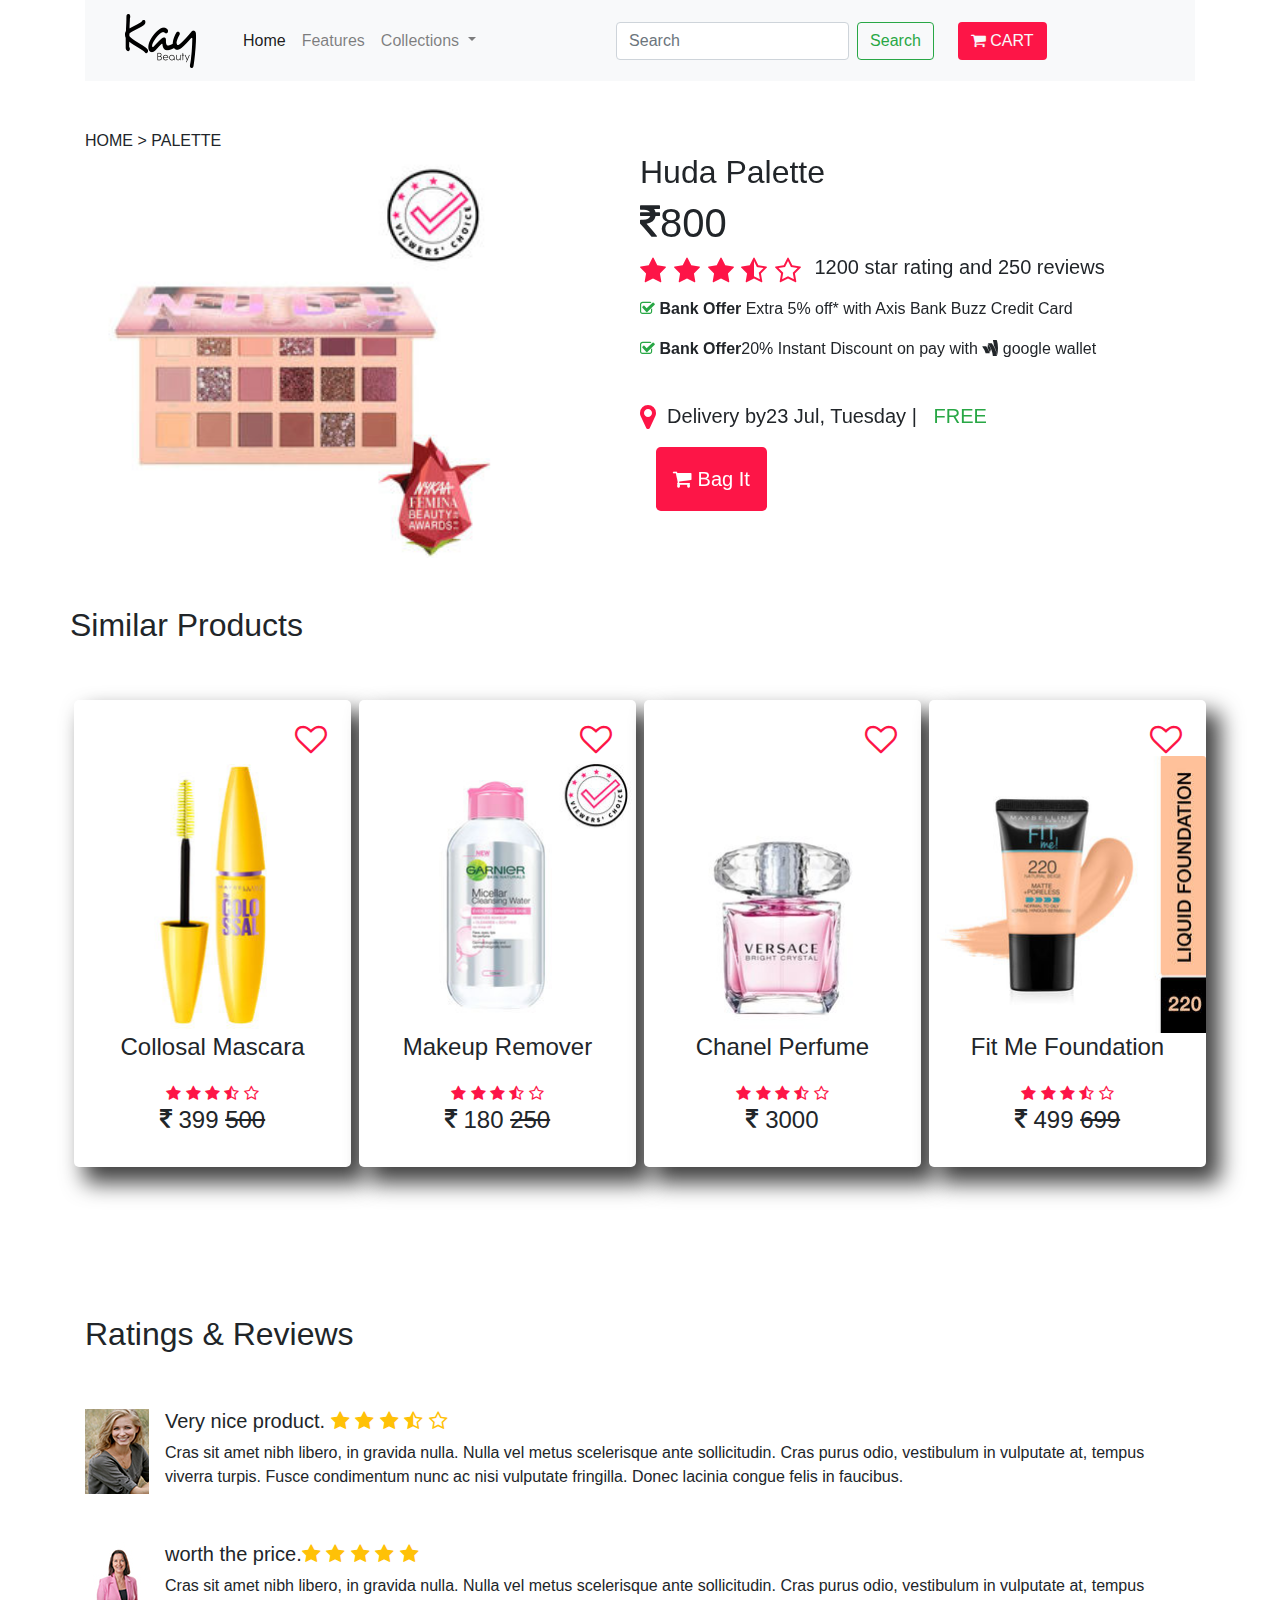
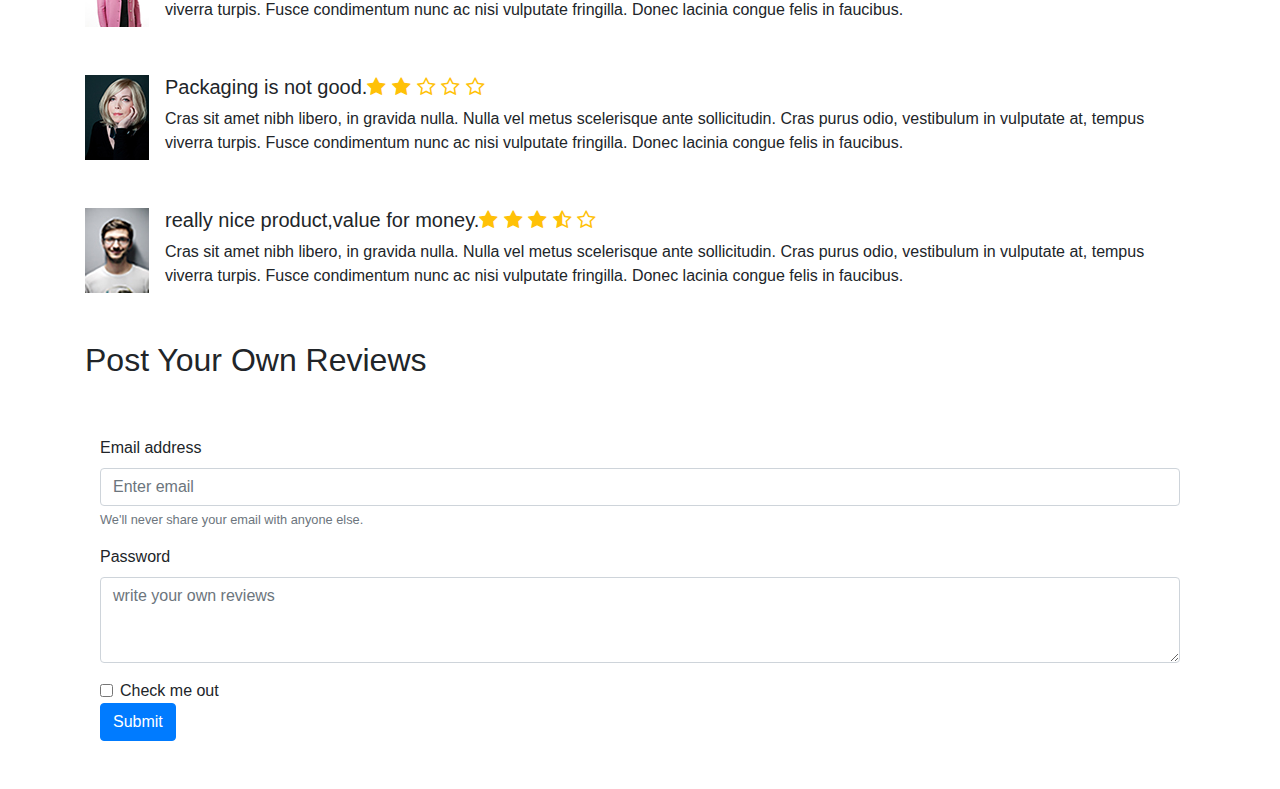
<file: products/palette.html>
<!doctype html>
<html lang="en">
<head>
<!-- Required meta tags -->
<meta charset="utf-8">
<meta name="viewport" content="width=device-width, initial-scale=1, shrink-to-fit=no">

<!-- Bootstrap CSS -->
<link rel="stylesheet" href="https://maxcdn.bootstrapcdn.com/bootstrap/4.0.0/css/bootstrap.min.css" integrity="sha384-Gn5384xqQ1aoWXA+058RXPxPg6fy4IWvTNh0E263XmFcJlSAwiGgFAW/dAiS6JXm" crossorigin="anonymous">
<link rel="stylesheet" href="https://stackpath.bootstrapcdn.com/font-awesome/4.7.0/css/font-awesome.min.css">
<title>Palette</title>
<style>
/* CSS Document */
.pink{
    color: #fd1547;
}
.bg-pink{
    background-color: #fd1547;
}
.myfont{
    font-family:-apple-system, BlinkMacSystemFont, 'Segoe UI', Roboto, Oxygen, Ubuntu, Cantarell, 'Open Sans', 'Helvetica Neue', sans-serif;
}
.btn-pink{
  border-color: black;
  color: #fff;
  
}

.card{text-align: center; border: none; border-radius: 5px;-webkit-box-shadow: 12px 14px 22px 2px rgba(0,0,0,0.75);
-moz-box-shadow: 12px 14px 22px 2px rgba(0,0,0,0.75);
box-shadow: 12px 14px 22px 2px rgba(0,0,0,0.75);
margin-bottom: 100px;
}</style>
</head>
<body>
<div class="container">
  <nav class="navbar navbar-expand-lg navbar-light bg-light"> <a class="navbar-brand" href="../index.html"><img src="./logo.png" alt=""></a>
    <button class="navbar-toggler" type="button" data-toggle="collapse" data-target="#navbarSupportedContent" aria-controls="navbarSupportedContent" aria-expanded="false" aria-label="Toggle navigation"> <span class="navbar-toggler-icon"></span> </button>
    <div class="collapse navbar-collapse" id="navbarSupportedContent">
      <ul class="navbar-nav mr-auto">
        <li class="nav-item active"> <a class="nav-link" href="#">Home <span class="sr-only">(current)</span></a> </li>
        <li class="nav-item"> <a class="nav-link" href="#">Features</a> </li>
        <li class="nav-item dropdown"> <a class="nav-link dropdown-toggle" href="#" id="navbarDropdown" role="button" data-toggle="dropdown" aria-haspopup="true" aria-expanded="false"> Collections </a>
          <div class="dropdown-menu" aria-labelledby="navbarDropdown"> <a class="dropdown-item" href="#">Mobile Covers</a>   <a class="dropdown-item" href="#">Jewels</a>
            <div class="dropdown-divider"></div>
            <a class="dropdown-item" href="#">Skin Cares</a> </div>
        </li>
        
      </ul>
      <form class="form-inline my-2 my-lg-0">
        <input class="form-control mr-sm-2" type="search" placeholder="Search" aria-label="Search">
        <button class="btn btn-outline-success my-2 my-sm-0" type="submit">Search</button>
      </form>
      <ul class="navbar-nav mr-auto">
        <li class="nav-item"><a class="btn btn-md  bg-pink ml-4 text-light"><i class="fa fa-shopping-cart" aria-hidden="true"></i> CART</a></li>
      </ul>
    </div>
  </nav>
</div>
<div class="container mt-5">
  <div class="row">
    <div class="col-md-12"> HOME &GT PALETTE  </div>
  </div>
</div>
<div class="container">
  <div class="row">
    <div class="col-md-6">
      <div id="carouselExampleControls" class="carousel slide" data-ride="carousel">
        <div class="carousel-inner">
          <div class="carousel-item active"> <img class="d-block w-75" src="../assets/3.jpg" alt="First slide"> </div>
          <div class="carousel-item"> <img class="d-block w-75" src="../assets/3.jpg" alt="Second slide"> </div>
        </div>
        <a class="carousel-control-prev" href="#carouselExampleControls" role="button" data-slide="prev"> <span class="carousel-control-prev-icon" aria-hidden="true"></span> <span class="sr-only">Previous</span> </a> <a class="carousel-control-next" href="#carouselExampleControls" role="button" data-slide="next"> <span class="carousel-control-next-icon" aria-hidden="true"></span> <span class="sr-only">Next</span> </a> </div>
    </div>
    <div class="col-md-6">
      <div class="row">
        <h2> Huda Palette</h2>
      </div>
      
      <div class="row">
        <h1><i class="fa fa-inr" aria-hidden="true"></i>800</h1>
    
      </div>
      <div class="row">
        <h3 class="pink"><i class="fa fa-star " aria-hidden="true"></i> <i class="fa fa-star" aria-hidden="true"></i> <i class="fa fa-star" aria-hidden="true"></i> <i class="fa fa-star-half-o" aria-hidden="true"></i> <i class="fa fa-star-o" aria-hidden="true"></i></h3>
        &nbsp; &nbsp;
        <h5>1200 star rating  and 250 reviews</h5>
      </div>
      <div class="row">
        
        <p><i class="text-success fa fa-check-square-o" aria-hidden="true"></i> <strong>Bank Offer</strong> Extra 5% off* with Axis Bank Buzz Credit Card</p>
        <p><i class="text-success fa fa-check-square-o" aria-hidden="true"></i> <strong>Bank Offer</strong>20% Instant Discount on pay with <i class="fa fa-google-wallet" aria-hidden="true"></i> google wallet </p>
      </div>
      <div class="row mt-4">
        <h3 class="pink"><i class="fa fa-map-marker" aria-hidden="true"></i></h3>
        <p style="font-size: 20px"> &nbsp; Delivery by23 Jul, Tuesday | &nbsp; <span class="text-success">FREE</span> </p>
      </div>
      <div>
        <div class="row">
          <button type="button" class="btn btn-lg bg-pink text-white p-3 display-4 mx-3 myfont" data-toggle="modal" data-target="#modal"><i class="fa fa-shopping-cart"></i>  Bag It</button>
            
        </div>
    </div>
      
      </div>
      
     <!--modal-->
<div class="modal fade" id="modal">
  <div class="modal-dialog">
    <div class="modal-content">
      <!--modal header-->
      <div class="modal-header">
        <h3 class="modal-title ">Yay! Item added to the Bag !</h3>
        <button type="button" class="close" data-dismiss="modal">&times;</button>
      </div>
           <!--modal footer-->
      <div class="modal-footer">
        <button type="button" class="btn btn-success" data-dismiss="modal">Close</button>

      </div>
    </div>
  </div>
</div>
<!--end of modal-->
      
      
      
      
    </div>
  </div>
</div>


<div class="container">
   <div class="row mt-5 ">
   	 <h2>Similar Products</h2>
   </div>
   
   <div class="row mt-5  ">
    <!--single- mascara-->
    <div class="col-md-3 col-6 px-1 mx-auto">
      <div class="card product">
      <i class="fa fa-heart-o fa-2x pink align-self-end mr-4 mt-4 blush"></i>
         <a href="mascara.html"><img class="card-img-top img-fluid " src="../assets/10.jpg"></a>
         <div class="card-title"> <h4>Collosal Mascara</h4></div> 
         <div class="card-text">
        <div class="pink text-center"><i class="fa fa-star " aria-hidden="true"></i> <i class="fa fa-star" aria-hidden="true"></i> <i class="fa fa-star" aria-hidden="true"></i> <i class="fa fa-star-half-o" aria-hidden="true"></i> <i class="fa fa-star-o" aria-hidden="true"></i></div>
        <div><h4><i class="fa fa-inr" aria-hidden="true"></i> 399 <del>500</del></h4>
         <!--<span class="pink">30% off</span>-->
         </div>
      <br/>
      
     
        
      </div> 
  </div>
 </div>
    <!--single- remover-->
    <div class="col-md-3 col-6 px-1 mx-auto">
      <div class="card product">
      <i class="fa fa-heart-o fa-2x pink align-self-end mr-4 mt-4 lipstick"></i>
         <a href="remover.html"><img class="card-img-top img-fluid " src="../assets/14.jpg"></a>
         <div class="card-title"> <h4> Makeup Remover</h4></div> 
         <div class="card-text">
        <div class="pink text-center"><i class="fa fa-star " aria-hidden="true"></i> <i class="fa fa-star" aria-hidden="true"></i> <i class="fa fa-star" aria-hidden="true"></i> <i class="fa fa-star-half-o" aria-hidden="true"></i> <i class="fa fa-star-o" aria-hidden="true"></i></div>
        <div><h4><i class="fa fa-inr" aria-hidden="true"></i> 180 <del>250</del></h4>
         <!--<span class="pink">30% off</span>-->
         </div>
      <br/>
    
     
        
      </div> 
  </div>
 </div>
 <br><br>
  <!--single- perfume-->
  <div class="col-md-3 col-6 px-1 mx-auto">
    <div class="card product">
    <i class="fa fa-heart-o fa-2x pink align-self-end mr-4 mt-4 compact"></i>
       <a href="perfume.html"><img class="card-img-top img-fluid " src="../assets/9.jpg"></a>
       <div class="card-title"> <h4>Chanel Perfume</h4></div> 
       <div class="card-text">
      <div class="pink text-center"><i class="fa fa-star " aria-hidden="true"></i> <i class="fa fa-star" aria-hidden="true"></i> <i class="fa fa-star" aria-hidden="true"></i> <i class="fa fa-star-half-o" aria-hidden="true"></i> <i class="fa fa-star-o" aria-hidden="true"></i></div>
      <div><h4><i class="fa fa-inr" aria-hidden="true"></i> 3000</h4>
       <!--<span class="pink">30% off</span>-->
       </div>
    <br/>
    
   
      
    </div> 
</div>
</div>
<!--single-->
  <!--single- foundation-->
  <div class="col-md-3 col-6 px-1 mx-auto">
    <div class="card product">
    <i class="fa fa-heart-o fa-2x pink align-self-end mr-4 mt-4 palette"></i>
       <a href="foundation.html"><img class="card-img-top img-fluid " src="../assets/17.jpg"></a>
       <div class="card-title"> <h4>Fit Me Foundation</h4></div> 
       <div class="card-text">
      <div class="pink text-center"><i class="fa fa-star " aria-hidden="true"></i> <i class="fa fa-star" aria-hidden="true"></i> <i class="fa fa-star" aria-hidden="true"></i> <i class="fa fa-star-half-o" aria-hidden="true"></i> <i class="fa fa-star-o" aria-hidden="true"></i></div>
      <div><h4><i class="fa fa-inr" aria-hidden="true"></i> 499 <del>699</del></h4>
       <!--<span class="pink">30% off</span>-->
       </div>
    <br/>
    
   
      
    </div> 
</div>
</div>
<!--single-->

   	
   	
   
   
</div>


<div class="container mt-5 mb-5">
	<div class="row">
		<h2>Ratings & Reviews</h2>
	</div>
	
	<div class="row mt-5 mb-5">
		<div class="media">
  <img class="mr-3 " src="../assets/testimonials/12.jpg" alt="Generic placeholder image">
  <div class="media-body">
    <h5 class="mt-0">Very nice product. <span class="text-warning"><i class="fa fa-star" aria-hidden="true"></i> <i class="fa fa-star" aria-hidden="true"></i> <i class="fa fa-star" aria-hidden="true"></i> <i class="fa fa-star-half-o" aria-hidden="true"></i> <i class="fa fa-star-o" aria-hidden="true"></i> </span></h5>
    Cras sit amet nibh libero, in gravida nulla. Nulla vel metus scelerisque ante sollicitudin. Cras purus odio, vestibulum in vulputate at, tempus viverra turpis. Fusce condimentum nunc ac nisi vulputate fringilla. Donec lacinia congue felis in faucibus.
  </div>
</div>
	</div>
	
	<div class="row mb-5">
    <div class="media"> <img class="mr-3" src="../assets/testimonials/13.jpg" alt="Generic placeholder image">
      <div class="media-body">
        <h5 class="mt-0">worth the price.<span class="text-warning"><i class="fa fa-star" aria-hidden="true"></i> <i class="fa fa-star" aria-hidden="true"></i> <i class="fa fa-star" aria-hidden="true"></i> <i class="fa fa-star" aria-hidden="true"></i> <i class="fa fa-star" aria-hidden="true"></i> </span></h5>
        Cras sit amet nibh libero, in gravida nulla. Nulla vel metus scelerisque ante sollicitudin. Cras purus odio, vestibulum in vulputate at, tempus viverra turpis. Fusce condimentum nunc ac nisi vulputate fringilla. Donec lacinia congue felis in faucibus. </div>
    </div>
  </div>
  
  
  <div class="row mb-5">
    <div class="media"> <img class="mr-3" src="../assets/testimonials/14.jpg" alt="Generic placeholder image">
      <div class="media-body">
        <h5 class="mt-0"> Packaging is not good.<span class="text-warning"><i class="fa fa-star" aria-hidden="true"></i> <i class="fa fa-star" aria-hidden="true"></i> <i class="fa fa-star-o" aria-hidden="true"></i> <i class="fa fa-star-o" aria-hidden="true"></i> <i class="fa fa-star-o" aria-hidden="true"></i> </span></h5>
        Cras sit amet nibh libero, in gravida nulla. Nulla vel metus scelerisque ante sollicitudin. Cras purus odio, vestibulum in vulputate at, tempus viverra turpis. Fusce condimentum nunc ac nisi vulputate fringilla. Donec lacinia congue felis in faucibus. </div>
    </div>
  </div>
  
  
  <div class="row mb-5">
    <div class="media"> <img class="mr-3" src="../assets/testimonials/11.jpg" alt="Generic placeholder image">
      <div class="media-body">
        <h5 class="mt-0">really nice product,value for money.<span class="text-warning"><i class="fa fa-star" aria-hidden="true"></i> <i class="fa fa-star" aria-hidden="true"></i> <i class="fa fa-star" aria-hidden="true"></i> <i class="fa fa-star-half-o" aria-hidden="true"></i> <i class="fa fa-star-o" aria-hidden="true"></i> </span></h5>
        Cras sit amet nibh libero, in gravida nulla. Nulla vel metus scelerisque ante sollicitudin. Cras purus odio, vestibulum in vulputate at, tempus viverra turpis. Fusce condimentum nunc ac nisi vulputate fringilla. Donec lacinia congue felis in faucibus. </div>
    </div>
  </div>
	
	<div class="row mb-5">
		<h2> Post Your Own Reviews</h2>
	</div>
	
	
	<form>
  <div class="form-group">
    <label for="exampleInputEmail1">Email address</label>
    <input type="email" class="form-control" id="exampleInputEmail1" aria-describedby="emailHelp" placeholder="Enter email">
    <small id="emailHelp" class="form-text text-muted">We'll never share your email with anyone else.</small>
  </div>
  <div class="form-group">
    <label for="exampleInputPassword1">Password</label>
    <textarea type="text" class="form-control" id="exampleInputtextarea" placeholder="write your own reviews" rows="3"></textarea>
  </div>
  <div class="form-check">
    <input type="checkbox" class="form-check-input" id="exampleCheck1">
    <label class="form-check-label" for="exampleCheck1">Check me out</label>
  </div>
  <button type="submit" class="btn btn-primary">Submit</button>
</form>
	
</div>
















<!-- Optional JavaScript --> 
<!-- jQuery first, then Popper.js, then Bootstrap JS --> 
<script src="https://code.jquery.com/jquery-3.2.1.slim.min.js" integrity="sha384-KJ3o2DKtIkvYIK3UENzmM7KCkRr/rE9/Qpg6aAZGJwFDMVNA/GpGFF93hXpG5KkN" crossorigin="anonymous"></script> 
<script src="https://cdnjs.cloudflare.com/ajax/libs/popper.js/1.12.9/umd/popper.min.js" integrity="sha384-ApNbgh9B+Y1QKtv3Rn7W3mgPxhU9K/ScQsAP7hUibX39j7fakFPskvXusvfa0b4Q" crossorigin="anonymous"></script> 
<script src="https://maxcdn.bootstrapcdn.com/bootstrap/4.0.0/js/bootstrap.min.js" integrity="sha384-JZR6Spejh4U02d8jOt6vLEHfe/JQGiRRSQQxSfFWpi1MquVdAyjUar5+76PVCmYl" crossorigin="anonymous"></script>

<script>
  $(document).ready( function(){
    $('.blush').on('click',function(){
      $('.blush').removeClass('fa fa-heart-o').addClass('fa fa-heart').on('click',function(){
      $('.blush').removeClass('fa fa-heart').addClass('fa fa-heart-o').on('click',function(){
      $('.blush').removeClass('fa fa-heart-o').addClass('fa fa-heart').on('click',function(){
        alert('Don\'t play with us')
      });
    })
    })
    })
//<!--lipstick-->
$('.lipstick').on('click',function(){
      $('.lipstick').removeClass('fa fa-heart-o').addClass('fa fa-heart').on('click',function(){
      $('.lipstick').removeClass('fa fa-heart').addClass('fa fa-heart-o').on('click',function(){
      $('.liptick').removeClass('fa fa-heart-o').addClass('fa fa-heart').on('click',function(){
        alert('Don\'t play with us')
      });
    })
    })
    })
    ///////////nailpolish
    $('.compact').on('click',function(){
      $('.compact').removeClass('fa fa-heart-o').addClass('fa fa-heart').on('click',function(){
      $('.compact').removeClass('fa fa-heart').addClass('fa fa-heart-o').on('click',function(){
      $('.compact').removeClass('fa fa-heart-o').addClass('fa fa-heart').on('click',function(){
        alert('Don\'t play with us')
      });
    })
    })
    })

    ////palette
    $('.palette').on('click',function(){
      $('.palette').removeClass('fa fa-heart-o').addClass('fa fa-heart').on('click',function(){
      $('.palette').removeClass('fa fa-heart').addClass('fa fa-heart-o').on('click',function(){
      $('.palette').removeClass('fa fa-heart-o').addClass('fa fa-heart').on('click',function(){
        alert('Don\'t play with us')
      });
    })
    })
    })


    /*$('.heart').on('click',(function(){
      $(".heart").toggleClass('fa-heart');
    }));*/

  });
  </script>
  <!--css("background-color","#fd1547");-->
</body>
</html>
</file>
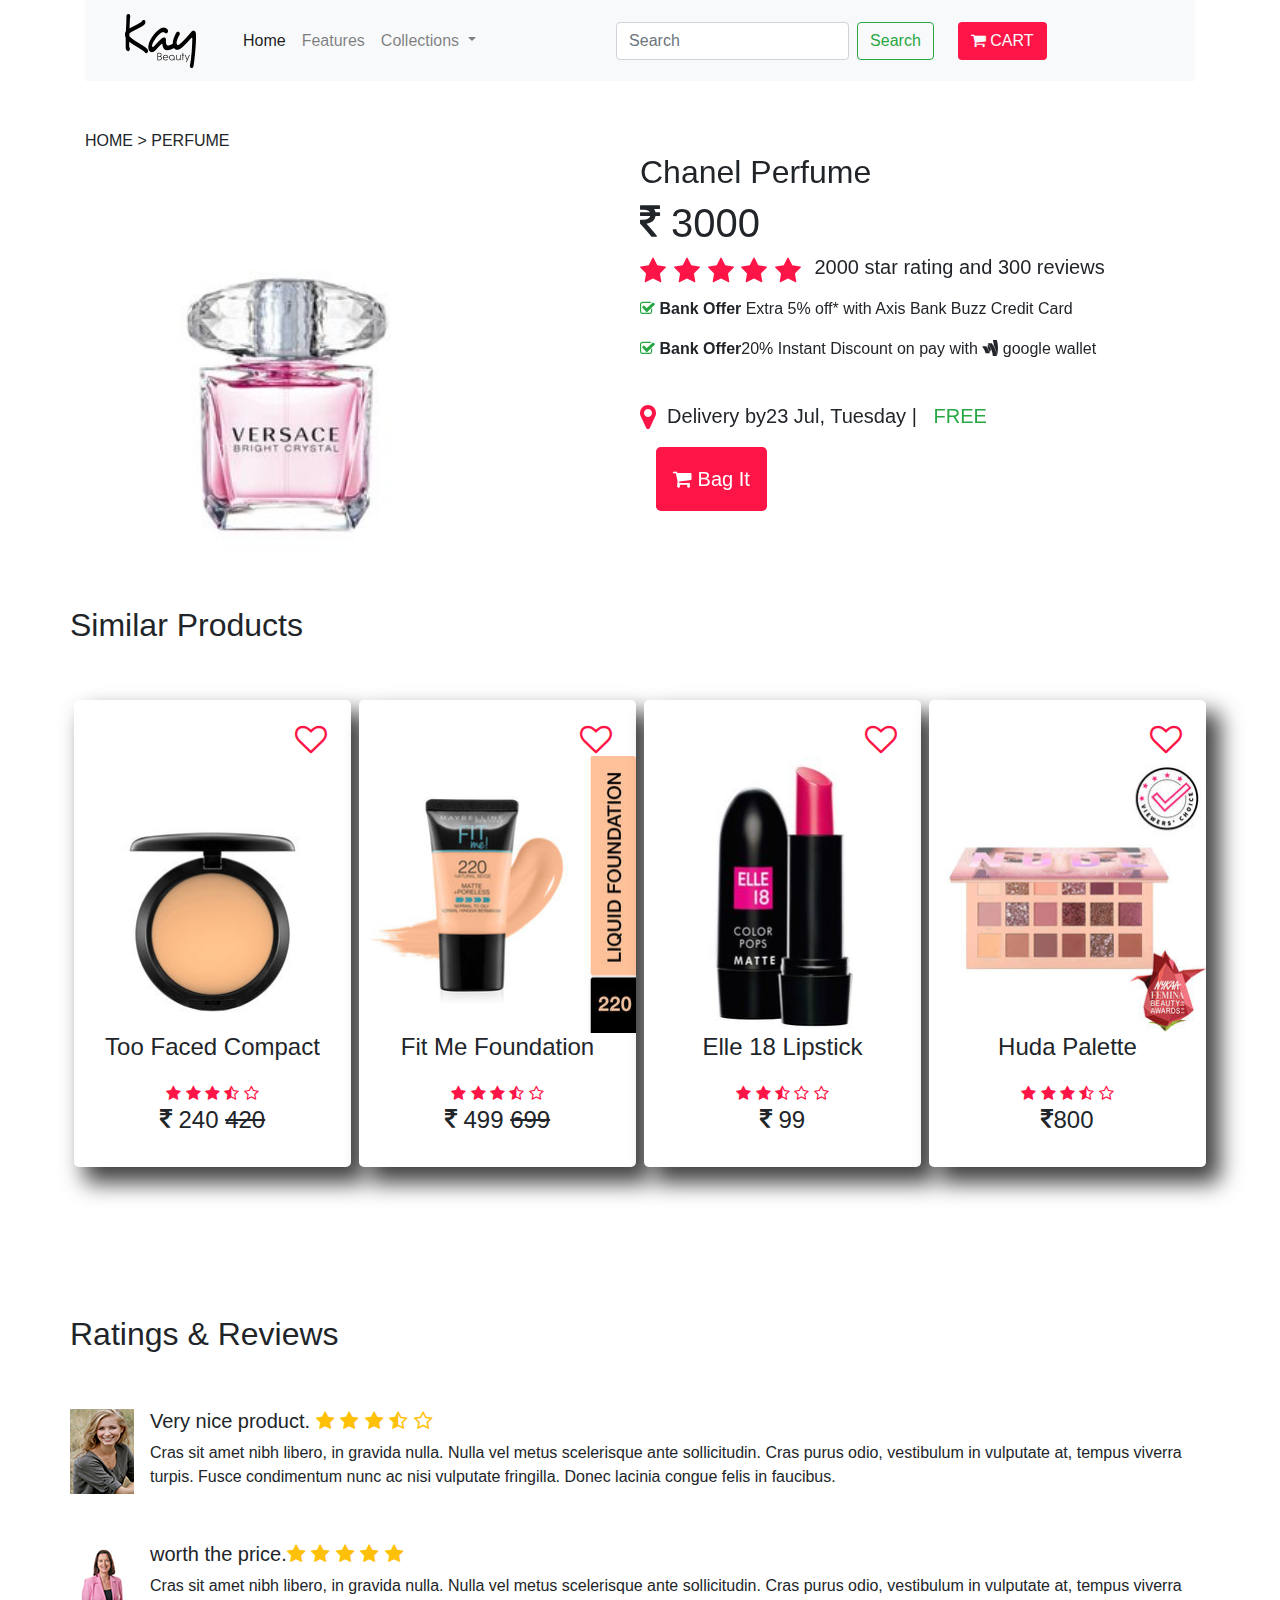
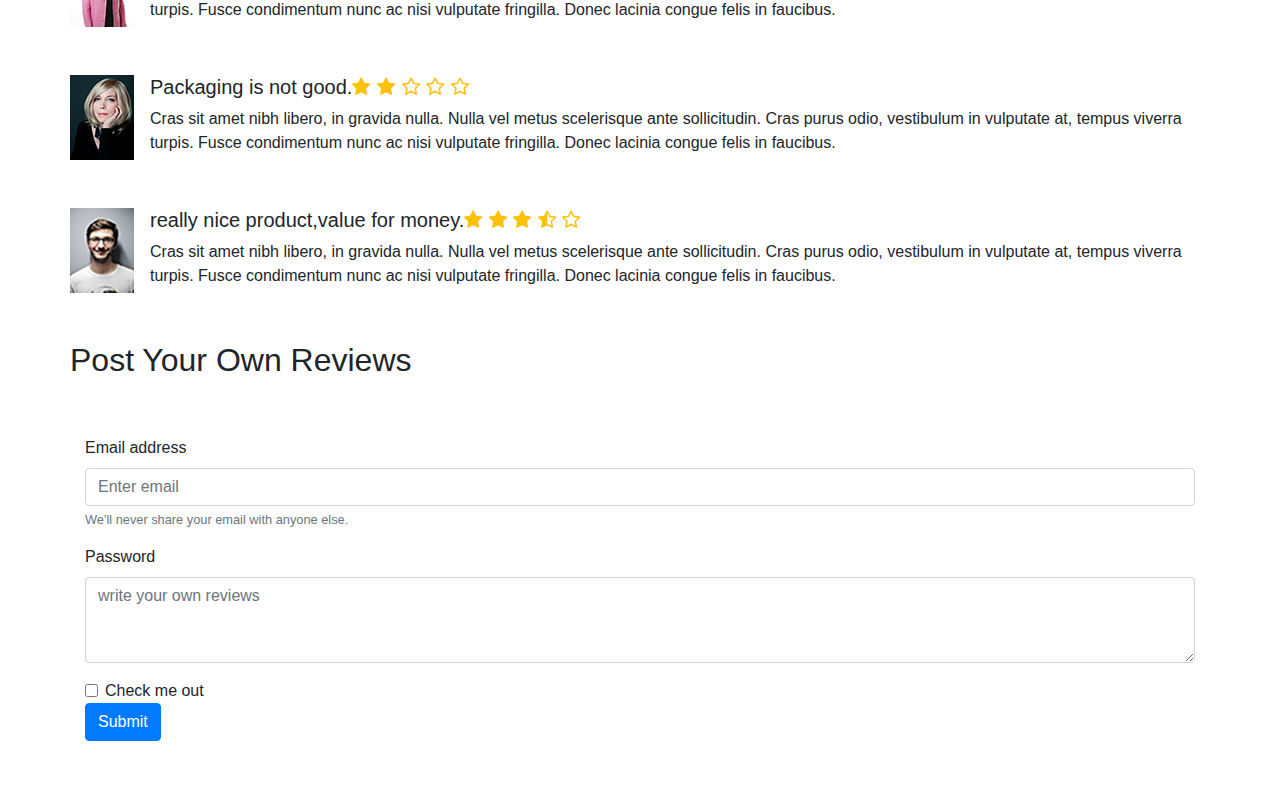
<file: products/perfume.html>
<!doctype html>
<html lang="en">
<head>
<!-- Required meta tags -->
<meta charset="utf-8">
<meta name="viewport" content="width=device-width, initial-scale=1, shrink-to-fit=no">

<!-- Bootstrap CSS -->
<link rel="stylesheet" href="https://maxcdn.bootstrapcdn.com/bootstrap/4.0.0/css/bootstrap.min.css" integrity="sha384-Gn5384xqQ1aoWXA+058RXPxPg6fy4IWvTNh0E263XmFcJlSAwiGgFAW/dAiS6JXm" crossorigin="anonymous">
<link rel="stylesheet" href="https://stackpath.bootstrapcdn.com/font-awesome/4.7.0/css/font-awesome.min.css">
<title>Perfume</title>
<style>
/* CSS Document */
.pink{
    color: #fd1547;
}
.bg-pink{
    background-color: #fd1547;
}
.myfont{
    font-family:-apple-system, BlinkMacSystemFont, 'Segoe UI', Roboto, Oxygen, Ubuntu, Cantarell, 'Open Sans', 'Helvetica Neue', sans-serif;
}
.btn-pink{
  border-color: black;
  color: #fff;
  
}

.card{text-align: center; border: none; border-radius: 5px;-webkit-box-shadow: 12px 14px 22px 2px rgba(0,0,0,0.75);
-moz-box-shadow: 12px 14px 22px 2px rgba(0,0,0,0.75);
box-shadow: 12px 14px 22px 2px rgba(0,0,0,0.75);
margin-bottom: 100px;
}</style>
</head>
<body>
<div class="container">
  <nav class="navbar navbar-expand-lg navbar-light bg-light"> <a class="navbar-brand" href="../index.html"><img src="./logo.png" alt=""></a>
    <button class="navbar-toggler" type="button" data-toggle="collapse" data-target="#navbarSupportedContent" aria-controls="navbarSupportedContent" aria-expanded="false" aria-label="Toggle navigation"> <span class="navbar-toggler-icon"></span> </button>
    <div class="collapse navbar-collapse" id="navbarSupportedContent">
      <ul class="navbar-nav mr-auto">
        <li class="nav-item active"> <a class="nav-link" href="#">Home <span class="sr-only">(current)</span></a> </li>
        <li class="nav-item"> <a class="nav-link" href="#">Features</a> </li>
        <li class="nav-item dropdown"> <a class="nav-link dropdown-toggle" href="#" id="navbarDropdown" role="button" data-toggle="dropdown" aria-haspopup="true" aria-expanded="false"> Collections </a>
          <div class="dropdown-menu" aria-labelledby="navbarDropdown"> <a class="dropdown-item" href="#">Mobile Covers</a> <a class="dropdown-item" href="#">Jewels</a>
            <div class="dropdown-divider"></div>
            <a class="dropdown-item" href="#">Skin Cares</a> </div>
        </li>
        
      </ul>
      <form class="form-inline my-2 my-lg-0">
        <input class="form-control mr-sm-2" type="search" placeholder="Search" aria-label="Search">
        <button class="btn btn-outline-success my-2 my-sm-0" type="submit">Search</button>
      </form>
      <ul class="navbar-nav mr-auto">
        <li class="nav-item"><a class="btn btn-md  bg-pink ml-4 text-light"><i class="fa fa-shopping-cart" aria-hidden="true"></i> CART</a></li>
      </ul>
    </div>
  </nav>
</div>
<div class="container mt-5">
  <div class="row">
    <div class="col-md-12"> HOME &GT PERFUME  </div>
  </div>
</div>
<div class="container">
  <div class="row">
    <div class="col-md-6">
      <div id="carouselExampleControls" class="carousel slide" data-ride="carousel">
        <div class="carousel-inner">
          <div class="carousel-item active"> <img class="d-block w-75" src="../assets/9.jpg" alt="First slide"> </div>
          <div class="carousel-item"> <img class="d-block w-75" src="../assets/9.jpg" alt="Second slide"> </div>
        </div>
        <a class="carousel-control-prev" href="#carouselExampleControls" role="button" data-slide="prev"> <span class="carousel-control-prev-icon" aria-hidden="true"></span> <span class="sr-only">Previous</span> </a> <a class="carousel-control-next" href="#carouselExampleControls" role="button" data-slide="next"> <span class="carousel-control-next-icon" aria-hidden="true"></span> <span class="sr-only">Next</span> </a> </div>
    </div>
    <div class="col-md-6">
      <div class="row">
        <h2>Chanel Perfume</h2>
      </div>
      
      <div class="row">
        <h1><i class="fa fa-inr" aria-hidden="true"></i> 3000</h1>

      </div>
      <div class="row">
        <h3 class="pink"><i class="fa fa-star " aria-hidden="true"></i> <i class="fa fa-star" aria-hidden="true"></i> <i class="fa fa-star" aria-hidden="true"></i> <i class="fa fa-star" aria-hidden="true"></i> <i class="fa fa-star" aria-hidden="true"></i></h3>
        &nbsp; &nbsp;
        <h5>2000 star rating  and 300 reviews</h5>
      </div>
      <div class="row">
        
        <p><i class="text-success fa fa-check-square-o" aria-hidden="true"></i> <strong>Bank Offer</strong> Extra 5% off* with Axis Bank Buzz Credit Card</p>
        <p><i class="text-success fa fa-check-square-o" aria-hidden="true"></i> <strong>Bank Offer</strong>20% Instant Discount on pay with <i class="fa fa-google-wallet" aria-hidden="true"></i> google wallet </p>
      </div>
      <div class="row mt-4">
        <h3 class="pink"><i class="fa fa-map-marker" aria-hidden="true"></i></h3>
        <p style="font-size: 20px"> &nbsp; Delivery by23 Jul, Tuesday | &nbsp; <span class="text-success">FREE</span> </p>
      </div>
      <div>
        <div class="row">
          <button type="button" class="btn btn-lg bg-pink text-white p-3 display-4 mx-3 myfont" data-toggle="modal" data-target="#modal"><i class="fa fa-shopping-cart"></i>  Bag It</button>
            
        </div>
    </div>
      
      </div>
      
     <!--modal-->
<div class="modal fade" id="modal">
  <div class="modal-dialog">
    <div class="modal-content">
      <!--modal header-->
      <div class="modal-header">
        <h3 class="modal-title ">Yay! Item added to the Bag !</h3>
        <button type="button" class="close" data-dismiss="modal">&times;</button>
      </div>
           <!--modal footer-->
      <div class="modal-footer">
        <button type="button" class="btn btn-success" data-dismiss="modal">Close</button>

      </div>
    </div>
  </div>
</div>
<!--end of modal-->
      
      
      
      
    </div>
  </div>
</div>


<div class="container">
   <div class="row mt-5 ">
   	 <h2>Similar Products</h2>
   </div>
   
   <div class="row mt-5  ">
     <!--single- compact-->
   	<div class="col-md-3 col-6 px-1 mx-auto">
   	   	<div class="card">
          <i class="fa fa-heart-o fa-2x pink align-self-end mr-4 mt-4 blush"></i>
   			    <a href="compact.html"><img class="card-img-top img-fluid " src="../assets/5.jpg"></a>
   			    <div class="card-title"> <h4>Too Faced Compact</h4></div> 
   			    <div class="card-text">
            <div class="pink text-center"><i class="fa fa-star " aria-hidden="true"></i> <i class="fa fa-star" aria-hidden="true"></i> <i class="fa fa-star" aria-hidden="true"></i> <i class="fa fa-star-half-o" aria-hidden="true"></i> <i class="fa fa-star-o" aria-hidden="true"></i></div>
            <div><h4><i class="fa fa-inr" aria-hidden="true"></i> 240 <del>420</del></h4>
             <!--<span class="pink">30% off</span>-->
             </div>
          <br/>
          
         
            
          </div> 
      </div>
   	</div>
  <!--single-->
   <!--single- foundation-->
   <div class="col-md-3 col-6 px-1 mx-auto">
    <div class="card product">
    <i class="fa fa-heart-o fa-2x pink align-self-end mr-4 mt-4 compact"></i>
       <a href="foundation.html"><img class="card-img-top img-fluid " src="../assets/17.jpg"></a>
       <div class="card-title"> <h4>Fit Me Foundation</h4></div> 
       <div class="card-text">
      <div class="pink text-center"><i class="fa fa-star " aria-hidden="true"></i> <i class="fa fa-star" aria-hidden="true"></i> <i class="fa fa-star" aria-hidden="true"></i> <i class="fa fa-star-half-o" aria-hidden="true"></i> <i class="fa fa-star-o" aria-hidden="true"></i></div>
      <div><h4><i class="fa fa-inr" aria-hidden="true"></i> 499 <del>699</del></h4>
       <!--<span class="pink">30% off</span>-->
       </div>
    <br/>
    
   
      
    </div> 
</div>
</div>
<!--single-->
   	
   	 <!--single- elle18 lipstick-->
      <div class="col-md-3 col-6 px-1 mx-auto">
        <div class="card  ">
          <i class="fa fa-heart-o fa-2x pink align-self-end mr-4 mt-4 lipstick"></i>
           <a href="lipstick.html"><img class="card-img-top img-fluid" src="../assets/1.jpg"></a>
           <div class="card-title"> <h4>Elle 18 Lipstick</h4></div> 
           <div class="card-text">
          <div class="pink text-center"><i class="fa fa-star " aria-hidden="true"></i> <i class="fa fa-star" aria-hidden="true"></i> <i class="fa fa-star-half-o" aria-hidden="true"></i> <i class="fa fa-star-o" aria-hidden="true"></i> <i class="fa fa-star-o" aria-hidden="true"></i></div>
          <div><h4><i class="fa fa-inr" aria-hidden="true"></i> 99</h4>
           </div>
        <br/>
        
      
        </div> 
    </div>
   </div>
<!--single-->
  
 <!--single-palette-->
 <div class="col-md-3 col-6 px-1 mx-auto">
  <div class="card">
    <i class="fa fa-heart-o fa-2x pink align-self-end mr-4 mt-4 palette"></i>
     <a href="palette.html"><img class="card-img-top img-fluid" src="../assets/3.jpg"></a>
     <div class="card-title"> <h4>Huda Palette</h4></div> 
     <div class="card-text">
    <div class="pink text-center"><i class="fa fa-star " aria-hidden="true"></i> <i class="fa fa-star" aria-hidden="true"></i> <i class="fa fa-star" aria-hidden="true"></i> <i class="fa fa-star-half-o" aria-hidden="true"></i> <i class="fa fa-star-o" aria-hidden="true"></i></div>
    <div><h4><i class="fa fa-inr" aria-hidden="true"></i>800</h4>
    
  <br/>

  </div> 
</div>
</div>
<!--single-->
   	
   	
   
   
</div>


<div class="container mt-5 mb-5">
	<div class="row">
		<h2>Ratings & Reviews</h2>
	</div>
	
	<div class="row mt-5 mb-5">
		<div class="media">
  <img class="mr-3 " src="../assets/testimonials/12.jpg" alt="Generic placeholder image">
  <div class="media-body">
    <h5 class="mt-0">Very nice product. <span class="text-warning"><i class="fa fa-star" aria-hidden="true"></i> <i class="fa fa-star" aria-hidden="true"></i> <i class="fa fa-star" aria-hidden="true"></i> <i class="fa fa-star-half-o" aria-hidden="true"></i> <i class="fa fa-star-o" aria-hidden="true"></i> </span></h5>
    Cras sit amet nibh libero, in gravida nulla. Nulla vel metus scelerisque ante sollicitudin. Cras purus odio, vestibulum in vulputate at, tempus viverra turpis. Fusce condimentum nunc ac nisi vulputate fringilla. Donec lacinia congue felis in faucibus.
  </div>
</div>
	</div>
	
	<div class="row mb-5">
    <div class="media"> <img class="mr-3" src="../assets/testimonials/13.jpg" alt="Generic placeholder image">
      <div class="media-body">
        <h5 class="mt-0">worth the price.<span class="text-warning"><i class="fa fa-star" aria-hidden="true"></i> <i class="fa fa-star" aria-hidden="true"></i> <i class="fa fa-star" aria-hidden="true"></i> <i class="fa fa-star" aria-hidden="true"></i> <i class="fa fa-star" aria-hidden="true"></i> </span></h5>
        Cras sit amet nibh libero, in gravida nulla. Nulla vel metus scelerisque ante sollicitudin. Cras purus odio, vestibulum in vulputate at, tempus viverra turpis. Fusce condimentum nunc ac nisi vulputate fringilla. Donec lacinia congue felis in faucibus. </div>
    </div>
  </div>
  
  
  <div class="row mb-5">
    <div class="media"> <img class="mr-3" src="../assets/testimonials/14.jpg" alt="Generic placeholder image">
      <div class="media-body">
        <h5 class="mt-0"> Packaging is not good.<span class="text-warning"><i class="fa fa-star" aria-hidden="true"></i> <i class="fa fa-star" aria-hidden="true"></i> <i class="fa fa-star-o" aria-hidden="true"></i> <i class="fa fa-star-o" aria-hidden="true"></i> <i class="fa fa-star-o" aria-hidden="true"></i> </span></h5>
        Cras sit amet nibh libero, in gravida nulla. Nulla vel metus scelerisque ante sollicitudin. Cras purus odio, vestibulum in vulputate at, tempus viverra turpis. Fusce condimentum nunc ac nisi vulputate fringilla. Donec lacinia congue felis in faucibus. </div>
    </div>
  </div>
  
  
  <div class="row mb-5">
    <div class="media"> <img class="mr-3" src="../assets/testimonials/11.jpg" alt="Generic placeholder image">
      <div class="media-body">
        <h5 class="mt-0">really nice product,value for money.<span class="text-warning"><i class="fa fa-star" aria-hidden="true"></i> <i class="fa fa-star" aria-hidden="true"></i> <i class="fa fa-star" aria-hidden="true"></i> <i class="fa fa-star-half-o" aria-hidden="true"></i> <i class="fa fa-star-o" aria-hidden="true"></i> </span></h5>
        Cras sit amet nibh libero, in gravida nulla. Nulla vel metus scelerisque ante sollicitudin. Cras purus odio, vestibulum in vulputate at, tempus viverra turpis. Fusce condimentum nunc ac nisi vulputate fringilla. Donec lacinia congue felis in faucibus. </div>
    </div>
  </div>
	
	<div class="row mb-5">
		<h2> Post Your Own Reviews</h2>
	</div>
	
	
	<form>
  <div class="form-group">
    <label for="exampleInputEmail1">Email address</label>
    <input type="email" class="form-control" id="exampleInputEmail1" aria-describedby="emailHelp" placeholder="Enter email">
    <small id="emailHelp" class="form-text text-muted">We'll never share your email with anyone else.</small>
  </div>
  <div class="form-group">
    <label for="exampleInputPassword1">Password</label>
    <textarea type="text" class="form-control" id="exampleInputtextarea" placeholder="write your own reviews" rows="3"></textarea>
  </div>
  <div class="form-check">
    <input type="checkbox" class="form-check-input" id="exampleCheck1">
    <label class="form-check-label" for="exampleCheck1">Check me out</label>
  </div>
  <button type="submit" class="btn btn-primary">Submit</button>
</form>
	
</div>
















<!-- Optional JavaScript --> 
<!-- jQuery first, then Popper.js, then Bootstrap JS --> 
<script src="https://code.jquery.com/jquery-3.2.1.slim.min.js" integrity="sha384-KJ3o2DKtIkvYIK3UENzmM7KCkRr/rE9/Qpg6aAZGJwFDMVNA/GpGFF93hXpG5KkN" crossorigin="anonymous"></script> 
<script src="https://cdnjs.cloudflare.com/ajax/libs/popper.js/1.12.9/umd/popper.min.js" integrity="sha384-ApNbgh9B+Y1QKtv3Rn7W3mgPxhU9K/ScQsAP7hUibX39j7fakFPskvXusvfa0b4Q" crossorigin="anonymous"></script> 
<script src="https://maxcdn.bootstrapcdn.com/bootstrap/4.0.0/js/bootstrap.min.js" integrity="sha384-JZR6Spejh4U02d8jOt6vLEHfe/JQGiRRSQQxSfFWpi1MquVdAyjUar5+76PVCmYl" crossorigin="anonymous"></script>

<script>
  $(document).ready( function(){
    $('.blush').on('click',function(){
      $('.blush').removeClass('fa fa-heart-o').addClass('fa fa-heart').on('click',function(){
      $('.blush').removeClass('fa fa-heart').addClass('fa fa-heart-o').on('click',function(){
      $('.blush').removeClass('fa fa-heart-o').addClass('fa fa-heart').on('click',function(){
        alert('Don\'t play with us')
      });
    })
    })
    })
//<!--lipstick-->
$('.lipstick').on('click',function(){
      $('.lipstick').removeClass('fa fa-heart-o').addClass('fa fa-heart').on('click',function(){
      $('.lipstick').removeClass('fa fa-heart').addClass('fa fa-heart-o').on('click',function(){
      $('.liptick').removeClass('fa fa-heart-o').addClass('fa fa-heart').on('click',function(){
        alert('Don\'t play with us')
      });
    })
    })
    })
    ///////////nailpolish
    $('.compact').on('click',function(){
      $('.compact').removeClass('fa fa-heart-o').addClass('fa fa-heart').on('click',function(){
      $('.compact').removeClass('fa fa-heart').addClass('fa fa-heart-o').on('click',function(){
      $('.compact').removeClass('fa fa-heart-o').addClass('fa fa-heart').on('click',function(){
        alert('Don\'t play with us')
      });
    })
    })
    })

    ////palette
    $('.palette').on('click',function(){
      $('.palette').removeClass('fa fa-heart-o').addClass('fa fa-heart').on('click',function(){
      $('.palette').removeClass('fa fa-heart').addClass('fa fa-heart-o').on('click',function(){
      $('.palette').removeClass('fa fa-heart-o').addClass('fa fa-heart').on('click',function(){
        alert('Don\'t play with us')
      });
    })
    })
    })


    /*$('.heart').on('click',(function(){
      $(".heart").toggleClass('fa-heart');
    }));*/

  });
  </script>
  <!--css("background-color","#fd1547");-->
</body>
</html>
</file>
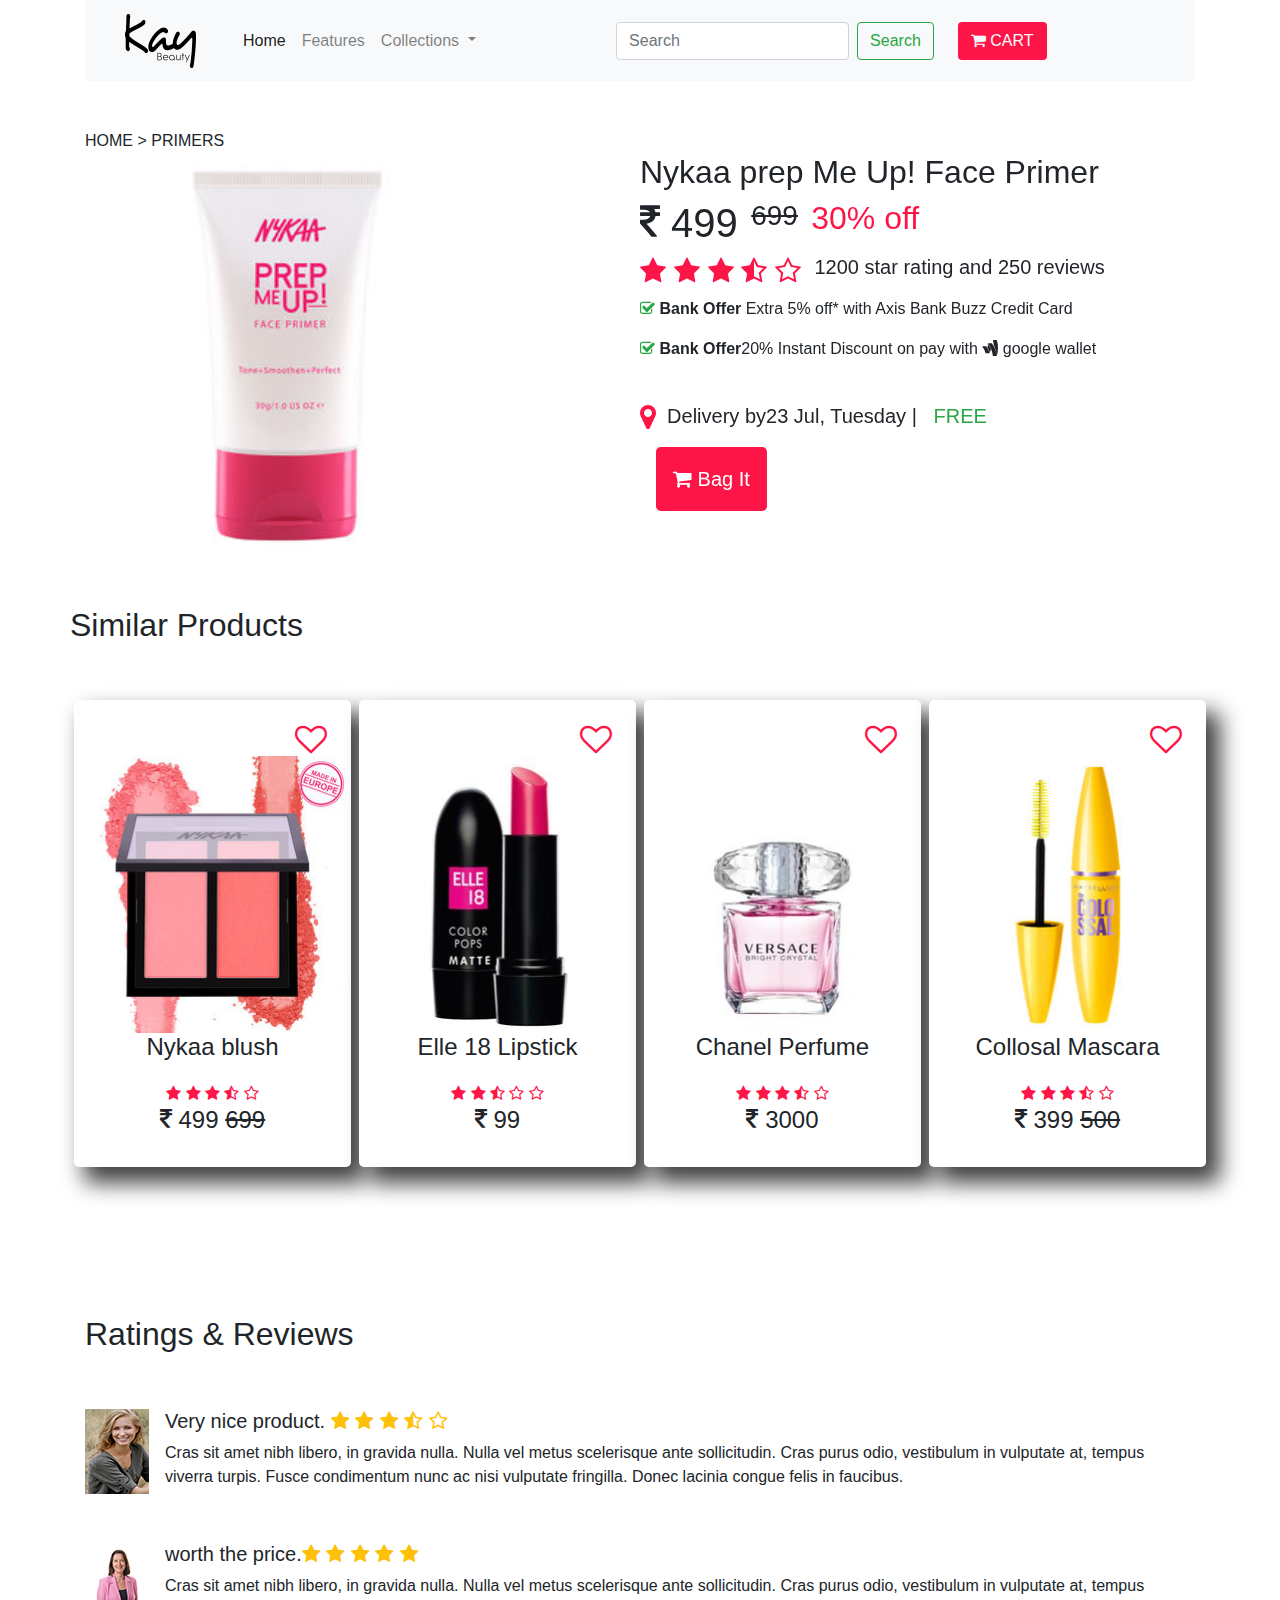
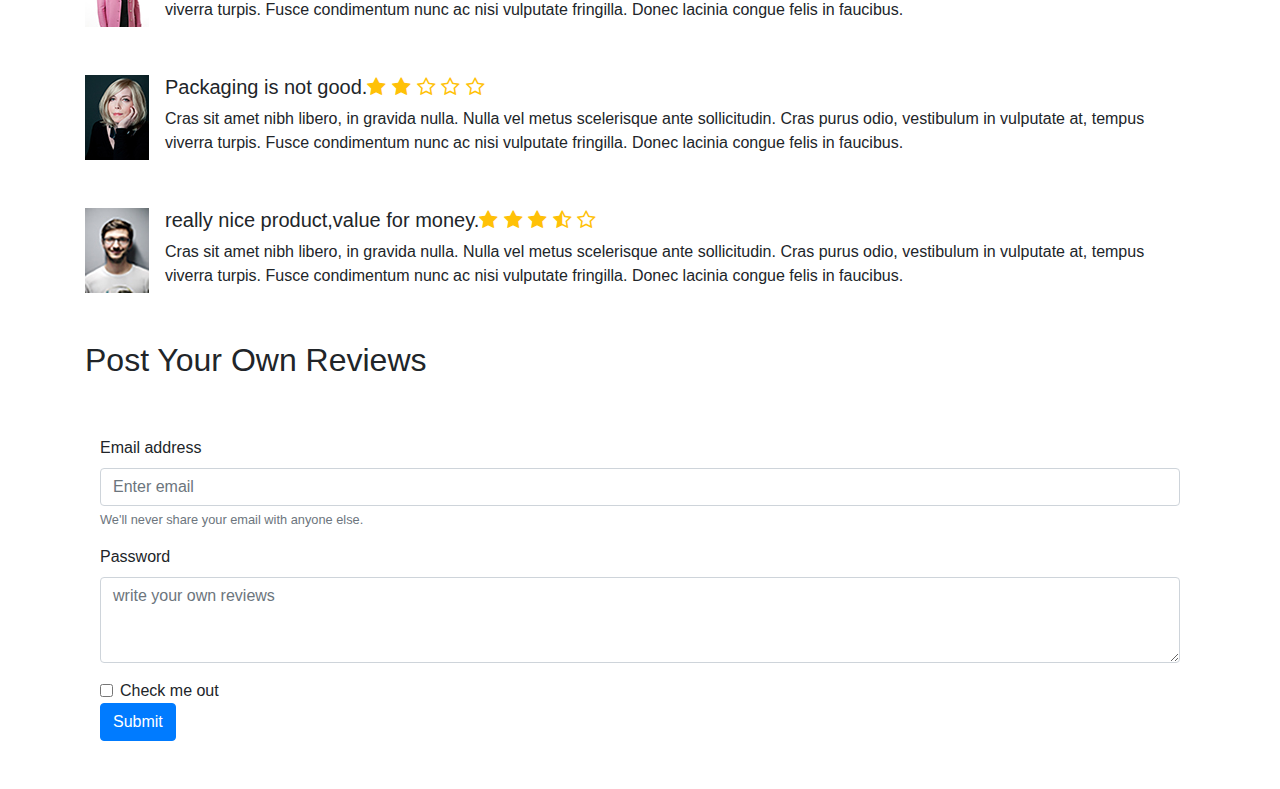
<file: products/primer.html>
<!doctype html>
<html lang="en">
<head>
<!-- Required meta tags -->
<meta charset="utf-8">
<meta name="viewport" content="width=device-width, initial-scale=1, shrink-to-fit=no">

<!-- Bootstrap CSS -->
<link rel="stylesheet" href="https://maxcdn.bootstrapcdn.com/bootstrap/4.0.0/css/bootstrap.min.css" integrity="sha384-Gn5384xqQ1aoWXA+058RXPxPg6fy4IWvTNh0E263XmFcJlSAwiGgFAW/dAiS6JXm" crossorigin="anonymous">
<link rel="stylesheet" href="https://stackpath.bootstrapcdn.com/font-awesome/4.7.0/css/font-awesome.min.css">
<title>Primer</title>
<style>
/* CSS Document */
.pink{
    color: #fd1547;
}
.bg-pink{
    background-color: #fd1547;
}
.myfont{
    font-family:-apple-system, BlinkMacSystemFont, 'Segoe UI', Roboto, Oxygen, Ubuntu, Cantarell, 'Open Sans', 'Helvetica Neue', sans-serif;
}
.btn-pink{
  border-color: black;
  color: #fff;
  
}

.card{text-align: center; border: none; border-radius: 5px;-webkit-box-shadow: 12px 14px 22px 2px rgba(0,0,0,0.75);
-moz-box-shadow: 12px 14px 22px 2px rgba(0,0,0,0.75);
box-shadow: 12px 14px 22px 2px rgba(0,0,0,0.75);
margin-bottom: 100px;
}</style>
</head>
<body>
<div class="container">
  <nav class="navbar navbar-expand-lg navbar-light bg-light"> <a class="navbar-brand" href="../index.html"><img src="./logo.png" alt=""></a>
    <button class="navbar-toggler" type="button" data-toggle="collapse" data-target="#navbarSupportedContent" aria-controls="navbarSupportedContent" aria-expanded="false" aria-label="Toggle navigation"> <span class="navbar-toggler-icon"></span> </button>
    <div class="collapse navbar-collapse" id="navbarSupportedContent">
      <ul class="navbar-nav mr-auto">
        <li class="nav-item active"> <a class="nav-link" href="#">Home <span class="sr-only">(current)</span></a> </li>
        <li class="nav-item"> <a class="nav-link" href="#">Features</a> </li>
        <li class="nav-item dropdown"> <a class="nav-link dropdown-toggle" href="#" id="navbarDropdown" role="button" data-toggle="dropdown" aria-haspopup="true" aria-expanded="false"> Collections </a>
          <div class="dropdown-menu" aria-labelledby="navbarDropdown"> <a class="dropdown-item" href="#">Mobile Case</a> <a class="dropdown-item" href="#">Jewels</a>
            <div class="dropdown-divider"></div>
            <a class="dropdown-item" href="#">Skin Cares</a> </div>
        </li>
        
      </ul>
      <form class="form-inline my-2 my-lg-0">
        <input class="form-control mr-sm-2" type="search" placeholder="Search" aria-label="Search">
        <button class="btn btn-outline-success my-2 my-sm-0" type="submit">Search</button>
      </form>
      <ul class="navbar-nav mr-auto">
        <li class="nav-item"><a class="btn btn-md  bg-pink ml-4 text-light"><i class="fa fa-shopping-cart" aria-hidden="true"></i> CART</a></li>
      </ul>
    </div>
  </nav>
</div>
<div class="container mt-5">
  <div class="row">
    <div class="col-md-12"> HOME &GT PRIMERS  </div>
  </div>
</div>
<div class="container">
  <div class="row">
    <div class="col-md-6">
      <div id="carouselExampleControls" class="carousel slide" data-ride="carousel">
        <div class="carousel-inner">
          <div class="carousel-item active"> <img class="d-block w-75" src="../assets/4.jpg" alt="First slide"> </div>
          <div class="carousel-item"> <img class="d-block w-75" src="../assets/4.jpg" alt="Second slide"> </div>
        </div>
        <a class="carousel-control-prev" href="#carouselExampleControls" role="button" data-slide="prev"> <span class="carousel-control-prev-icon" aria-hidden="true"></span> <span class="sr-only">Previous</span> </a> <a class="carousel-control-next" href="#carouselExampleControls" role="button" data-slide="next"> <span class="carousel-control-next-icon" aria-hidden="true"></span> <span class="sr-only">Next</span> </a> </div>
    </div>
    <div class="col-md-6">
      <div class="row">
        <h2>Nykaa prep Me Up! Face Primer</h2>
      </div>
      
      <div class="row">
        <h1><i class="fa fa-inr" aria-hidden="true"></i> 499</h1>
        &nbsp; &nbsp;
        <h3><del>699</del></h3>
        &nbsp; &nbsp;
        <h2 class="pink">30% off</h2>
      </div>
      <div class="row">
        <h3 class="pink"><i class="fa fa-star " aria-hidden="true"></i> <i class="fa fa-star" aria-hidden="true"></i> <i class="fa fa-star" aria-hidden="true"></i> <i class="fa fa-star-half-o" aria-hidden="true"></i> <i class="fa fa-star-o" aria-hidden="true"></i></h3>
        &nbsp; &nbsp;
        <h5>1200 star rating  and 250 reviews</h5>
      </div>
      <div class="row">
        
        <p><i class="text-success fa fa-check-square-o" aria-hidden="true"></i> <strong>Bank Offer</strong> Extra 5% off* with Axis Bank Buzz Credit Card</p>
        <p><i class="text-success fa fa-check-square-o" aria-hidden="true"></i> <strong>Bank Offer</strong>20% Instant Discount on pay with <i class="fa fa-google-wallet" aria-hidden="true"></i> google wallet </p>
      </div>
      <div class="row mt-4">
        <h3 class="pink"><i class="fa fa-map-marker" aria-hidden="true"></i></h3>
        <p style="font-size: 20px"> &nbsp; Delivery by23 Jul, Tuesday | &nbsp; <span class="text-success">FREE</span> </p>
      </div>
      <div>
        <div class="row">
          <button type="button" class="btn btn-lg bg-pink text-white p-3 display-4 mx-3 myfont" data-toggle="modal" data-target="#modal"><i class="fa fa-shopping-cart"></i>  Bag It</button>
            
        </div>
    </div>
      
      </div>
      
     <!--modal-->
<div class="modal fade" id="modal">
  <div class="modal-dialog">
    <div class="modal-content">
      <!--modal header-->
      <div class="modal-header">
        <h3 class="modal-title ">Yay! Item added to the Bag !</h3>
        <button type="button" class="close" data-dismiss="modal">&times;</button>
      </div>
           <!--modal footer-->
      <div class="modal-footer">
        <button type="button" class="btn btn-success" data-dismiss="modal">Close</button>

      </div>
    </div>
  </div>
</div>
<!--end of modal-->
      
      
      
      
    </div>
  </div>
</div>


<div class="container">
   <div class="row mt-5 ">
   	 <h2>Similar Products</h2>
   </div>
   
   <div class="row mt-5  ">
     <!--single- blush-->
   	<div class="col-md-3 col-6 px-1 mx-auto">
   	   	<div class="card">
          <i class="fa fa-heart-o fa-2x pink align-self-end mr-4 mt-4 blush"></i>
   			    <a href="blush.html"><img class="card-img-top img-fluid " src="../assets/0.jpg"></a>
   			    <div class="card-title"> <h4>Nykaa blush</h4></div> 
   			    <div class="card-text">
            <div class="pink text-center"><i class="fa fa-star " aria-hidden="true"></i> <i class="fa fa-star" aria-hidden="true"></i> <i class="fa fa-star" aria-hidden="true"></i> <i class="fa fa-star-half-o" aria-hidden="true"></i> <i class="fa fa-star-o" aria-hidden="true"></i></div>
            <div><h4><i class="fa fa-inr" aria-hidden="true"></i> 499 <del>699</del></h4>
             <!--<span class="pink">30% off</span>-->
             </div>
          <br/>
          
         
            
          </div> 
      </div>
   	</div>
  <!--single-->
   	
   	 <!--single- elle18 lipstick-->
      <div class="col-md-3 col-6 px-1 mx-auto">
        <div class="card  ">
          <i class="fa fa-heart-o fa-2x pink align-self-end mr-4 mt-4 lipstick"></i>
           <a href="lipstick.html"><img class="card-img-top img-fluid" src="../assets/1.jpg"></a>
           <div class="card-title"> <h4>Elle 18 Lipstick</h4></div> 
           <div class="card-text">
          <div class="pink text-center"><i class="fa fa-star " aria-hidden="true"></i> <i class="fa fa-star" aria-hidden="true"></i> <i class="fa fa-star-half-o" aria-hidden="true"></i> <i class="fa fa-star-o" aria-hidden="true"></i> <i class="fa fa-star-o" aria-hidden="true"></i></div>
          <div><h4><i class="fa fa-inr" aria-hidden="true"></i> 99</h4>
           </div>
        <br/>
        
      
        </div> 
    </div>
   </div>
<!--single-->
 <!--single- perfume-->
 <div class="col-md-3 col-6 px-1 mx-auto">
  <div class="card product">
  <i class="fa fa-heart-o fa-2x pink align-self-end mr-4 mt-4 nailpolish"></i>
     <a href="perfume.html"><img class="card-img-top img-fluid " src="../assets/9.jpg"></a>
     <div class="card-title"> <h4>Chanel Perfume</h4></div> 
     <div class="card-text">
    <div class="pink text-center"><i class="fa fa-star " aria-hidden="true"></i> <i class="fa fa-star" aria-hidden="true"></i> <i class="fa fa-star" aria-hidden="true"></i> <i class="fa fa-star-half-o" aria-hidden="true"></i> <i class="fa fa-star-o" aria-hidden="true"></i></div>
    <div><h4><i class="fa fa-inr" aria-hidden="true"></i> 3000</h4>
     <!--<span class="pink">30% off</span>-->
     </div>
  <br/>
  
 
    
  </div> 
</div>
</div>
<!--single-->
  <!--single- mascara-->
  <div class="col-md-3 col-6 px-1 mx-auto">
    <div class="card product">
    <i class="fa fa-heart-o fa-2x pink align-self-end mr-4 mt-4 palette"></i>
       <a href="mascara.html"><img class="card-img-top img-fluid " src="../assets/10.jpg"></a>
       <div class="card-title"> <h4>Collosal Mascara</h4></div> 
       <div class="card-text">
      <div class="pink text-center"><i class="fa fa-star " aria-hidden="true"></i> <i class="fa fa-star" aria-hidden="true"></i> <i class="fa fa-star" aria-hidden="true"></i> <i class="fa fa-star-half-o" aria-hidden="true"></i> <i class="fa fa-star-o" aria-hidden="true"></i></div>
      <div><h4><i class="fa fa-inr" aria-hidden="true"></i> 399 <del>500</del></h4>
       <!--<span class="pink">30% off</span>-->
       </div>
    <br/>
    
   
      
    </div> 
</div>
</div>
   	
   	
   
   
</div>


<div class="container mt-5 mb-5">
	<div class="row">
		<h2>Ratings & Reviews</h2>
	</div>
	
	<div class="row mt-5 mb-5">
		<div class="media">
  <img class="mr-3 " src="../assets/testimonials/12.jpg" alt="Generic placeholder image">
  <div class="media-body">
    <h5 class="mt-0">Very nice product. <span class="text-warning"><i class="fa fa-star" aria-hidden="true"></i> <i class="fa fa-star" aria-hidden="true"></i> <i class="fa fa-star" aria-hidden="true"></i> <i class="fa fa-star-half-o" aria-hidden="true"></i> <i class="fa fa-star-o" aria-hidden="true"></i> </span></h5>
    Cras sit amet nibh libero, in gravida nulla. Nulla vel metus scelerisque ante sollicitudin. Cras purus odio, vestibulum in vulputate at, tempus viverra turpis. Fusce condimentum nunc ac nisi vulputate fringilla. Donec lacinia congue felis in faucibus.
  </div>
</div>
	</div>
	
	<div class="row mb-5">
    <div class="media"> <img class="mr-3" src="../assets/testimonials/13.jpg" alt="Generic placeholder image">
      <div class="media-body">
        <h5 class="mt-0">worth the price.<span class="text-warning"><i class="fa fa-star" aria-hidden="true"></i> <i class="fa fa-star" aria-hidden="true"></i> <i class="fa fa-star" aria-hidden="true"></i> <i class="fa fa-star" aria-hidden="true"></i> <i class="fa fa-star" aria-hidden="true"></i> </span></h5>
        Cras sit amet nibh libero, in gravida nulla. Nulla vel metus scelerisque ante sollicitudin. Cras purus odio, vestibulum in vulputate at, tempus viverra turpis. Fusce condimentum nunc ac nisi vulputate fringilla. Donec lacinia congue felis in faucibus. </div>
    </div>
  </div>
  
  
  <div class="row mb-5">
    <div class="media"> <img class="mr-3" src="../assets/testimonials/14.jpg" alt="Generic placeholder image">
      <div class="media-body">
        <h5 class="mt-0"> Packaging is not good.<span class="text-warning"><i class="fa fa-star" aria-hidden="true"></i> <i class="fa fa-star" aria-hidden="true"></i> <i class="fa fa-star-o" aria-hidden="true"></i> <i class="fa fa-star-o" aria-hidden="true"></i> <i class="fa fa-star-o" aria-hidden="true"></i> </span></h5>
        Cras sit amet nibh libero, in gravida nulla. Nulla vel metus scelerisque ante sollicitudin. Cras purus odio, vestibulum in vulputate at, tempus viverra turpis. Fusce condimentum nunc ac nisi vulputate fringilla. Donec lacinia congue felis in faucibus. </div>
    </div>
  </div>
  
  
  <div class="row mb-5">
    <div class="media"> <img class="mr-3" src="../assets/testimonials/11.jpg" alt="Generic placeholder image">
      <div class="media-body">
        <h5 class="mt-0">really nice product,value for money.<span class="text-warning"><i class="fa fa-star" aria-hidden="true"></i> <i class="fa fa-star" aria-hidden="true"></i> <i class="fa fa-star" aria-hidden="true"></i> <i class="fa fa-star-half-o" aria-hidden="true"></i> <i class="fa fa-star-o" aria-hidden="true"></i> </span></h5>
        Cras sit amet nibh libero, in gravida nulla. Nulla vel metus scelerisque ante sollicitudin. Cras purus odio, vestibulum in vulputate at, tempus viverra turpis. Fusce condimentum nunc ac nisi vulputate fringilla. Donec lacinia congue felis in faucibus. </div>
    </div>
  </div>
	
	<div class="row mb-5">
		<h2> Post Your Own Reviews</h2>
	</div>
	
	
	<form>
  <div class="form-group">
    <label for="exampleInputEmail1">Email address</label>
    <input type="email" class="form-control" id="exampleInputEmail1" aria-describedby="emailHelp" placeholder="Enter email">
    <small id="emailHelp" class="form-text text-muted">We'll never share your email with anyone else.</small>
  </div>
  <div class="form-group">
    <label for="exampleInputPassword1">Password</label>
    <textarea type="text" class="form-control" id="exampleInputtextarea" placeholder="write your own reviews" rows="3"></textarea>
  </div>
  <div class="form-check">
    <input type="checkbox" class="form-check-input" id="exampleCheck1">
    <label class="form-check-label" for="exampleCheck1">Check me out</label>
  </div>
  <button type="submit" class="btn btn-primary">Submit</button>
</form>
	
</div>
















<!-- Optional JavaScript --> 
<!-- jQuery first, then Popper.js, then Bootstrap JS --> 
<script src="https://code.jquery.com/jquery-3.2.1.slim.min.js" integrity="sha384-KJ3o2DKtIkvYIK3UENzmM7KCkRr/rE9/Qpg6aAZGJwFDMVNA/GpGFF93hXpG5KkN" crossorigin="anonymous"></script> 
<script src="https://cdnjs.cloudflare.com/ajax/libs/popper.js/1.12.9/umd/popper.min.js" integrity="sha384-ApNbgh9B+Y1QKtv3Rn7W3mgPxhU9K/ScQsAP7hUibX39j7fakFPskvXusvfa0b4Q" crossorigin="anonymous"></script> 
<script src="https://maxcdn.bootstrapcdn.com/bootstrap/4.0.0/js/bootstrap.min.js" integrity="sha384-JZR6Spejh4U02d8jOt6vLEHfe/JQGiRRSQQxSfFWpi1MquVdAyjUar5+76PVCmYl" crossorigin="anonymous"></script>

<script>
  $(document).ready( function(){
    $('.blush').on('click',function(){
      $('.blush').removeClass('fa fa-heart-o').addClass('fa fa-heart').on('click',function(){
      $('.blush').removeClass('fa fa-heart').addClass('fa fa-heart-o').on('click',function(){
      $('.blush').removeClass('fa fa-heart-o').addClass('fa fa-heart').on('click',function(){
        alert('Don\'t play with us')
      });
    })
    })
    })
//<!--lipstick-->
$('.lipstick').on('click',function(){
      $('.lipstick').removeClass('fa fa-heart-o').addClass('fa fa-heart').on('click',function(){
      $('.lipstick').removeClass('fa fa-heart').addClass('fa fa-heart-o').on('click',function(){
      $('.lipstick').removeClass('fa fa-heart-o').addClass('fa fa-heart').on('click',function(){
        alert('Don\'t play with us')
      });
    })
    })
    })
    ///////////nailpolish
    $('.nailpolish').on('click',function(){
      $('.nailpolish').removeClass('fa fa-heart-o').addClass('fa fa-heart').on('click',function(){
      $('.nailpolish').removeClass('fa fa-heart').addClass('fa fa-heart-o').on('click',function(){
      $('.nailpolish').removeClass('fa fa-heart-o').addClass('fa fa-heart').on('click',function(){
        alert('Don\'t play with us')
      });
    })
    })
    })

    ////palette
    $('.palette').on('click',function(){
      $('.palette').removeClass('fa fa-heart-o').addClass('fa fa-heart').on('click',function(){
      $('.palette').removeClass('fa fa-heart').addClass('fa fa-heart-o').on('click',function(){
      $('.palette').removeClass('fa fa-heart-o').addClass('fa fa-heart').on('click',function(){
        alert('Don\'t play with us')
      });
    })
    })
    })


    /*$('.heart').on('click',(function(){
      $(".heart").toggleClass('fa-heart');
    }));*/

  });
  </script>
  <!--css("background-color","#fd1547");-->
</body>
</html>
</file>
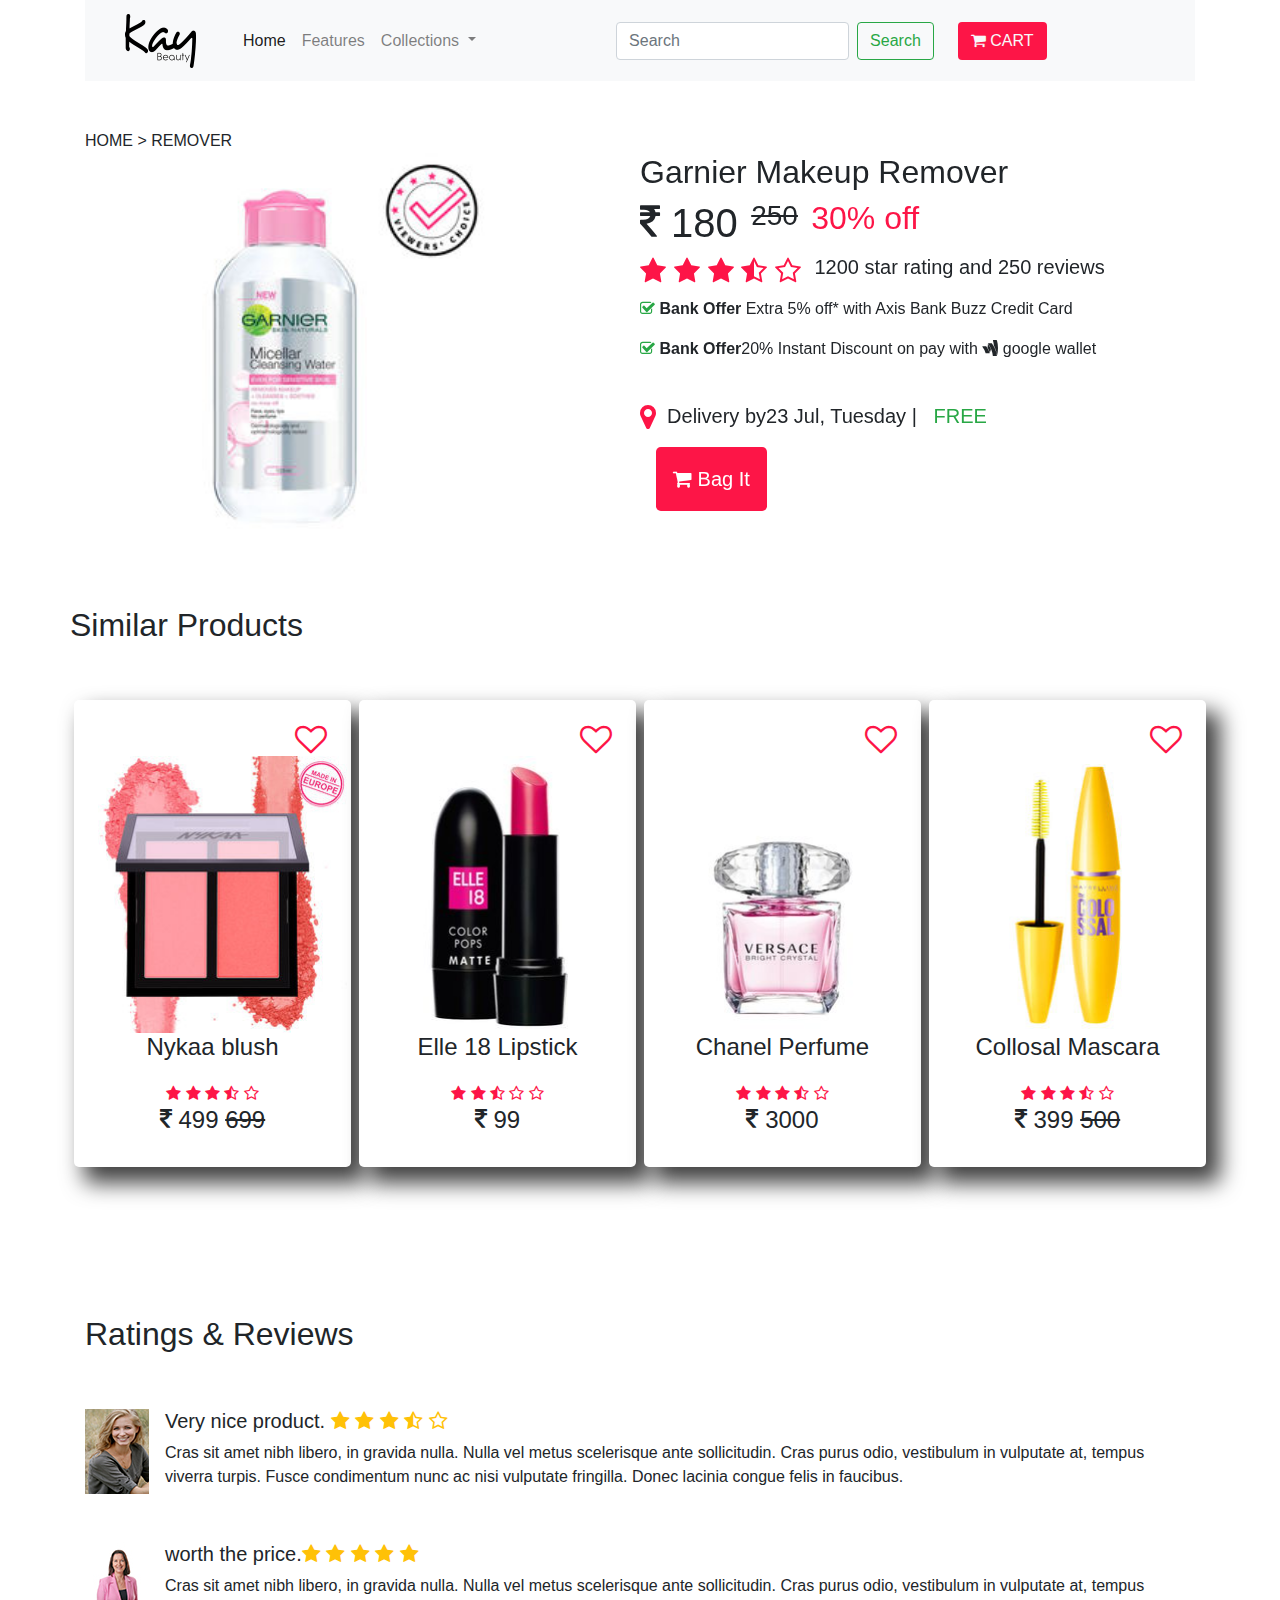
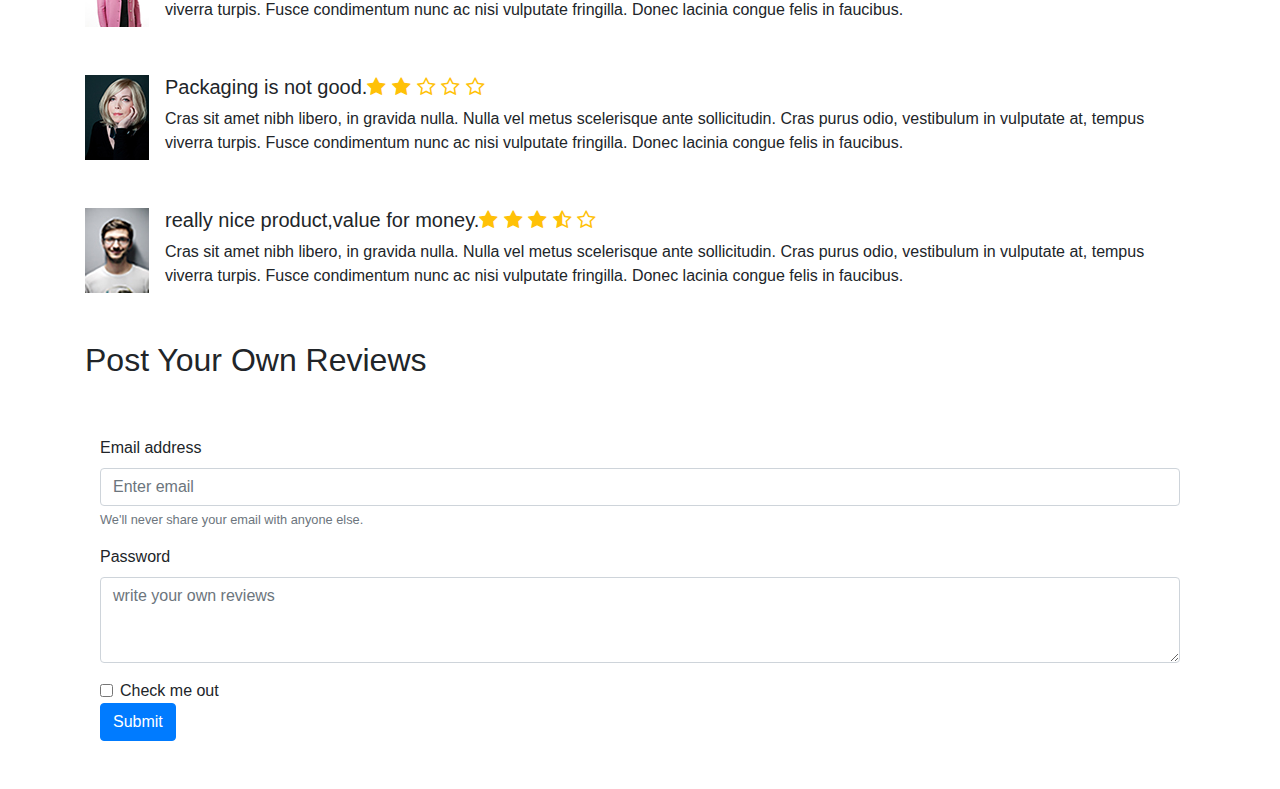
<file: products/remover.html>
<!doctype html>
<html lang="en">
<head>
<!-- Required meta tags -->
<meta charset="utf-8">
<meta name="viewport" content="width=device-width, initial-scale=1, shrink-to-fit=no">

<!-- Bootstrap CSS -->
<link rel="stylesheet" href="https://maxcdn.bootstrapcdn.com/bootstrap/4.0.0/css/bootstrap.min.css" integrity="sha384-Gn5384xqQ1aoWXA+058RXPxPg6fy4IWvTNh0E263XmFcJlSAwiGgFAW/dAiS6JXm" crossorigin="anonymous">
<link rel="stylesheet" href="https://stackpath.bootstrapcdn.com/font-awesome/4.7.0/css/font-awesome.min.css">
<title>Remover</title>
<style>
/* CSS Document */
.pink{
    color: #fd1547;
}
.bg-pink{
    background-color: #fd1547;
}
.myfont{
    font-family:-apple-system, BlinkMacSystemFont, 'Segoe UI', Roboto, Oxygen, Ubuntu, Cantarell, 'Open Sans', 'Helvetica Neue', sans-serif;
}
.btn-pink{
  border-color: black;
  color: #fff;
  
}

.card{text-align: center; border: none; border-radius: 5px;-webkit-box-shadow: 12px 14px 22px 2px rgba(0,0,0,0.75);
-moz-box-shadow: 12px 14px 22px 2px rgba(0,0,0,0.75);
box-shadow: 12px 14px 22px 2px rgba(0,0,0,0.75);
margin-bottom: 100px;
}</style>
</head>
<body>
<div class="container">
  <nav class="navbar navbar-expand-lg navbar-light bg-light"> <a class="navbar-brand" href="../index.html"><img src="./logo.png" alt=""></a>
    <button class="navbar-toggler" type="button" data-toggle="collapse" data-target="#navbarSupportedContent" aria-controls="navbarSupportedContent" aria-expanded="false" aria-label="Toggle navigation"> <span class="navbar-toggler-icon"></span> </button>
    <div class="collapse navbar-collapse" id="navbarSupportedContent">
      <ul class="navbar-nav mr-auto">
        <li class="nav-item active"> <a class="nav-link" href="#">Home <span class="sr-only">(current)</span></a> </li>
        <li class="nav-item"> <a class="nav-link" href="#">Features</a> </li>
        <li class="nav-item dropdown"> <a class="nav-link dropdown-toggle" href="#" id="navbarDropdown" role="button" data-toggle="dropdown" aria-haspopup="true" aria-expanded="false"> Collections </a>
          <div class="dropdown-menu" aria-labelledby="navbarDropdown"> <a class="dropdown-item" href="#">Mobile Case</a> <a class="dropdown-item" href="#">Jewels</a>
            <div class="dropdown-divider"></div>
            <a class="dropdown-item" href="#">Skin Cares</a> </div>
        </li>
        
      </ul>
      <form class="form-inline my-2 my-lg-0">
        <input class="form-control mr-sm-2" type="search" placeholder="Search" aria-label="Search">
        <button class="btn btn-outline-success my-2 my-sm-0" type="submit">Search</button>
      </form>
      <ul class="navbar-nav mr-auto">
        <li class="nav-item"><a class="btn btn-md  bg-pink ml-4 text-light"><i class="fa fa-shopping-cart" aria-hidden="true"></i> CART</a></li>
      </ul>
    </div>
  </nav>
</div>
<div class="container mt-5">
  <div class="row">
    <div class="col-md-12"> HOME &GT REMOVER  </div>
  </div>
</div>
<div class="container">
  <div class="row">
    <div class="col-md-6">
      <div id="carouselExampleControls" class="carousel slide" data-ride="carousel">
        <div class="carousel-inner">
          <div class="carousel-item active"> <img class="d-block w-75" src="../assets/14.jpg" alt="First slide"> </div>
          <div class="carousel-item"> <img class="d-block w-75" src="../assets/14.jpg" alt="Second slide"> </div>
        </div>
        <a class="carousel-control-prev" href="#carouselExampleControls" role="button" data-slide="prev"> <span class="carousel-control-prev-icon" aria-hidden="true"></span> <span class="sr-only">Previous</span> </a> <a class="carousel-control-next" href="#carouselExampleControls" role="button" data-slide="next"> <span class="carousel-control-next-icon" aria-hidden="true"></span> <span class="sr-only">Next</span> </a> </div>
    </div>
    <div class="col-md-6">
      <div class="row">
        <h2>Garnier Makeup Remover</h2>
      </div>
      
      <div class="row">
        <h1><i class="fa fa-inr" aria-hidden="true"></i> 180</h1>
        &nbsp; &nbsp;
        <h3><del>250</del></h3>
        &nbsp; &nbsp;
        <h2 class="pink">30% off</h2>
      </div>
      <div class="row">
        <h3 class="pink"><i class="fa fa-star " aria-hidden="true"></i> <i class="fa fa-star" aria-hidden="true"></i> <i class="fa fa-star" aria-hidden="true"></i> <i class="fa fa-star-half-o" aria-hidden="true"></i> <i class="fa fa-star-o" aria-hidden="true"></i></h3>
        &nbsp; &nbsp;
        <h5>1200 star rating  and 250 reviews</h5>
      </div>
      <div class="row">
        
        <p><i class="text-success fa fa-check-square-o" aria-hidden="true"></i> <strong>Bank Offer</strong> Extra 5% off* with Axis Bank Buzz Credit Card</p>
        <p><i class="text-success fa fa-check-square-o" aria-hidden="true"></i> <strong>Bank Offer</strong>20% Instant Discount on pay with <i class="fa fa-google-wallet" aria-hidden="true"></i> google wallet </p>
      </div>
      <div class="row mt-4">
        <h3 class="pink"><i class="fa fa-map-marker" aria-hidden="true"></i></h3>
        <p style="font-size: 20px"> &nbsp; Delivery by23 Jul, Tuesday | &nbsp; <span class="text-success">FREE</span> </p>
      </div>
      <div>
        <div class="row">
          <button type="button" class="btn btn-lg bg-pink text-white p-3 display-4 mx-3 myfont" data-toggle="modal" data-target="#modal"><i class="fa fa-shopping-cart"></i>  Bag It</button>
            
        </div>
    </div>
      
      </div>
      <!--modal-->
<div class="modal fade" id="modal">
  <div class="modal-dialog">
    <div class="modal-content">
      <!--modal header-->
      <div class="modal-header">
        <h3 class="modal-title ">Yay! Item added to the Bag !</h3>
        <button type="button" class="close" data-dismiss="modal">&times;</button>
      </div>
           <!--modal footer-->
      <div class="modal-footer">
        <button type="button" class="btn btn-success" data-dismiss="modal">Close</button>

      </div>
    </div>
  </div>
</div>
<!--end of modal-->
      
     
      
      
      
    </div>
  </div>
</div>


<div class="container">
   <div class="row mt-5 ">
   	 <h2>Similar Products</h2>
   </div>
   
   <div class="row mt-5  ">
     <!--single- blush-->
   	<div class="col-md-3 col-6 px-1 mx-auto">
   	   	<div class="card">
          <i class="fa fa-heart-o fa-2x pink align-self-end mr-4 mt-4 blush"></i>
   			    <a href="blush.html"><img class="card-img-top img-fluid " src="../assets/0.jpg"></a>
   			    <div class="card-title"> <h4>Nykaa blush</h4></div> 
   			    <div class="card-text">
            <div class="pink text-center"><i class="fa fa-star " aria-hidden="true"></i> <i class="fa fa-star" aria-hidden="true"></i> <i class="fa fa-star" aria-hidden="true"></i> <i class="fa fa-star-half-o" aria-hidden="true"></i> <i class="fa fa-star-o" aria-hidden="true"></i></div>
            <div><h4><i class="fa fa-inr" aria-hidden="true"></i> 499 <del>699</del></h4>
             <!--<span class="pink">30% off</span>-->
             </div>
          <br/>
          
         
            
          </div> 
      </div>
   	</div>
  <!--single-->
   	
   	 <!--single- elle18 lipstick-->
      <div class="col-md-3 col-6 px-1 mx-auto">
        <div class="card  ">
          <i class="fa fa-heart-o fa-2x pink align-self-end mr-4 mt-4 lipstick"></i>
           <a href="lipstick.html"><img class="card-img-top img-fluid" src="../assets/1.jpg"></a>
           <div class="card-title"> <h4>Elle 18 Lipstick</h4></div> 
           <div class="card-text">
          <div class="pink text-center"><i class="fa fa-star " aria-hidden="true"></i> <i class="fa fa-star" aria-hidden="true"></i> <i class="fa fa-star-half-o" aria-hidden="true"></i> <i class="fa fa-star-o" aria-hidden="true"></i> <i class="fa fa-star-o" aria-hidden="true"></i></div>
          <div><h4><i class="fa fa-inr" aria-hidden="true"></i> 99</h4>
           </div>
        <br/>
        
      
        </div> 
    </div>
   </div>
<!--single-->
 <!--single- perfume-->
<div class="col-md-3 col-6 px-1 mx-auto">
  <div class="card product">
  <i class="fa fa-heart-o fa-2x pink align-self-end mr-4 mt-4 nailpolish"></i>
     <a href="perfume.html"><img class="card-img-top img-fluid " src="../assets/9.jpg"></a>
     <div class="card-title"> <h4>Chanel Perfume</h4></div> 
     <div class="card-text">
    <div class="pink text-center"><i class="fa fa-star " aria-hidden="true"></i> <i class="fa fa-star" aria-hidden="true"></i> <i class="fa fa-star" aria-hidden="true"></i> <i class="fa fa-star-half-o" aria-hidden="true"></i> <i class="fa fa-star-o" aria-hidden="true"></i></div>
    <div><h4><i class="fa fa-inr" aria-hidden="true"></i> 3000</h4>
     <!--<span class="pink">30% off</span>-->
     </div>
  <br/>
  
 
    
  </div> 
</div>
</div>
  <!--single- mascara-->
  <div class="col-md-3 col-6 px-1 mx-auto">
    <div class="card product">
    <i class="fa fa-heart-o fa-2x pink align-self-end mr-4 mt-4 palette"></i>
       <a href="mascara.html"><img class="card-img-top img-fluid " src="../assets/10.jpg"></a>
       <div class="card-title"> <h4>Collosal Mascara</h4></div> 
       <div class="card-text">
      <div class="pink text-center"><i class="fa fa-star " aria-hidden="true"></i> <i class="fa fa-star" aria-hidden="true"></i> <i class="fa fa-star" aria-hidden="true"></i> <i class="fa fa-star-half-o" aria-hidden="true"></i> <i class="fa fa-star-o" aria-hidden="true"></i></div>
      <div><h4><i class="fa fa-inr" aria-hidden="true"></i> 399 <del>500</del></h4>
       <!--<span class="pink">30% off</span>-->
       </div>
    <br/>
    
   
      
    </div> 
</div>
</div>
   	
   	
   
   
</div>


<div class="container mt-5 mb-5">
	<div class="row">
		<h2>Ratings & Reviews</h2>
	</div>
	
	<div class="row mt-5 mb-5">
		<div class="media">
  <img class="mr-3 " src="../assets/testimonials/12.jpg" alt="Generic placeholder image">
  <div class="media-body">
    <h5 class="mt-0">Very nice product. <span class="text-warning"><i class="fa fa-star" aria-hidden="true"></i> <i class="fa fa-star" aria-hidden="true"></i> <i class="fa fa-star" aria-hidden="true"></i> <i class="fa fa-star-half-o" aria-hidden="true"></i> <i class="fa fa-star-o" aria-hidden="true"></i> </span></h5>
    Cras sit amet nibh libero, in gravida nulla. Nulla vel metus scelerisque ante sollicitudin. Cras purus odio, vestibulum in vulputate at, tempus viverra turpis. Fusce condimentum nunc ac nisi vulputate fringilla. Donec lacinia congue felis in faucibus.
  </div>
</div>
	</div>
	
	<div class="row mb-5">
    <div class="media"> <img class="mr-3" src="../assets/testimonials/13.jpg" alt="Generic placeholder image">
      <div class="media-body">
        <h5 class="mt-0">worth the price.<span class="text-warning"><i class="fa fa-star" aria-hidden="true"></i> <i class="fa fa-star" aria-hidden="true"></i> <i class="fa fa-star" aria-hidden="true"></i> <i class="fa fa-star" aria-hidden="true"></i> <i class="fa fa-star" aria-hidden="true"></i> </span></h5>
        Cras sit amet nibh libero, in gravida nulla. Nulla vel metus scelerisque ante sollicitudin. Cras purus odio, vestibulum in vulputate at, tempus viverra turpis. Fusce condimentum nunc ac nisi vulputate fringilla. Donec lacinia congue felis in faucibus. </div>
    </div>
  </div>
  
  
  <div class="row mb-5">
    <div class="media"> <img class="mr-3" src="../assets/testimonials/14.jpg" alt="Generic placeholder image">
      <div class="media-body">
        <h5 class="mt-0"> Packaging is not good.<span class="text-warning"><i class="fa fa-star" aria-hidden="true"></i> <i class="fa fa-star" aria-hidden="true"></i> <i class="fa fa-star-o" aria-hidden="true"></i> <i class="fa fa-star-o" aria-hidden="true"></i> <i class="fa fa-star-o" aria-hidden="true"></i> </span></h5>
        Cras sit amet nibh libero, in gravida nulla. Nulla vel metus scelerisque ante sollicitudin. Cras purus odio, vestibulum in vulputate at, tempus viverra turpis. Fusce condimentum nunc ac nisi vulputate fringilla. Donec lacinia congue felis in faucibus. </div>
    </div>
  </div>
  
  
  <div class="row mb-5">
    <div class="media"> <img class="mr-3" src="../assets/testimonials/11.jpg" alt="Generic placeholder image">
      <div class="media-body">
        <h5 class="mt-0">really nice product,value for money.<span class="text-warning"><i class="fa fa-star" aria-hidden="true"></i> <i class="fa fa-star" aria-hidden="true"></i> <i class="fa fa-star" aria-hidden="true"></i> <i class="fa fa-star-half-o" aria-hidden="true"></i> <i class="fa fa-star-o" aria-hidden="true"></i> </span></h5>
        Cras sit amet nibh libero, in gravida nulla. Nulla vel metus scelerisque ante sollicitudin. Cras purus odio, vestibulum in vulputate at, tempus viverra turpis. Fusce condimentum nunc ac nisi vulputate fringilla. Donec lacinia congue felis in faucibus. </div>
    </div>
  </div>
	
	<div class="row mb-5">
		<h2> Post Your Own Reviews</h2>
	</div>
	
	
	<form>
  <div class="form-group">
    <label for="exampleInputEmail1">Email address</label>
    <input type="email" class="form-control" id="exampleInputEmail1" aria-describedby="emailHelp" placeholder="Enter email">
    <small id="emailHelp" class="form-text text-muted">We'll never share your email with anyone else.</small>
  </div>
  <div class="form-group">
    <label for="exampleInputPassword1">Password</label>
    <textarea type="text" class="form-control" id="exampleInputtextarea" placeholder="write your own reviews" rows="3"></textarea>
  </div>
  <div class="form-check">
    <input type="checkbox" class="form-check-input" id="exampleCheck1">
    <label class="form-check-label" for="exampleCheck1">Check me out</label>
  </div>
  <button type="submit" class="btn btn-primary">Submit</button>
</form>
	
</div>
















<!-- Optional JavaScript --> 
<!-- jQuery first, then Popper.js, then Bootstrap JS --> 
<script src="https://code.jquery.com/jquery-3.2.1.slim.min.js" integrity="sha384-KJ3o2DKtIkvYIK3UENzmM7KCkRr/rE9/Qpg6aAZGJwFDMVNA/GpGFF93hXpG5KkN" crossorigin="anonymous"></script> 
<script src="https://cdnjs.cloudflare.com/ajax/libs/popper.js/1.12.9/umd/popper.min.js" integrity="sha384-ApNbgh9B+Y1QKtv3Rn7W3mgPxhU9K/ScQsAP7hUibX39j7fakFPskvXusvfa0b4Q" crossorigin="anonymous"></script> 
<script src="https://maxcdn.bootstrapcdn.com/bootstrap/4.0.0/js/bootstrap.min.js" integrity="sha384-JZR6Spejh4U02d8jOt6vLEHfe/JQGiRRSQQxSfFWpi1MquVdAyjUar5+76PVCmYl" crossorigin="anonymous"></script>

<script>
  $(document).ready( function(){
    $('.blush').on('click',function(){
      $('.blush').removeClass('fa fa-heart-o').addClass('fa fa-heart').on('click',function(){
      $('.blush').removeClass('fa fa-heart').addClass('fa fa-heart-o').on('click',function(){
      $('.blush').removeClass('fa fa-heart-o').addClass('fa fa-heart').on('click',function(){
        alert('Don\'t play with us')
      });
    })
    })
    })
//<!--lipstick-->
$('.lipstick').on('click',function(){
      $('.lipstick').removeClass('fa fa-heart-o').addClass('fa fa-heart').on('click',function(){
      $('.lipstick').removeClass('fa fa-heart').addClass('fa fa-heart-o').on('click',function(){
      $('.liptick').removeClass('fa fa-heart-o').addClass('fa fa-heart').on('click',function(){
        alert('Don\'t play with us')
      });
    })
    })
    })
    ///////////nailpolish
    $('.nailpolish').on('click',function(){
      $('.nailpolish').removeClass('fa fa-heart-o').addClass('fa fa-heart').on('click',function(){
      $('.nailpolish').removeClass('fa fa-heart').addClass('fa fa-heart-o').on('click',function(){
      $('.nailpolish').removeClass('fa fa-heart-o').addClass('fa fa-heart').on('click',function(){
        alert('Don\'t play with us')
      });
    })
    })
    })

    ////palette
    $('.palette').on('click',function(){
      $('.palette').removeClass('fa fa-heart-o').addClass('fa fa-heart').on('click',function(){
      $('.palette').removeClass('fa fa-heart').addClass('fa fa-heart-o').on('click',function(){
      $('.palette').removeClass('fa fa-heart-o').addClass('fa fa-heart').on('click',function(){
        alert('Don\'t play with us')
      });
    })
    })
    })


    /*$('.heart').on('click',(function(){
      $(".heart").toggleClass('fa-heart');
    }));*/

  });
  </script>
  <!--css("background-color","#fd1547");-->
</body>
</html>
</file>
